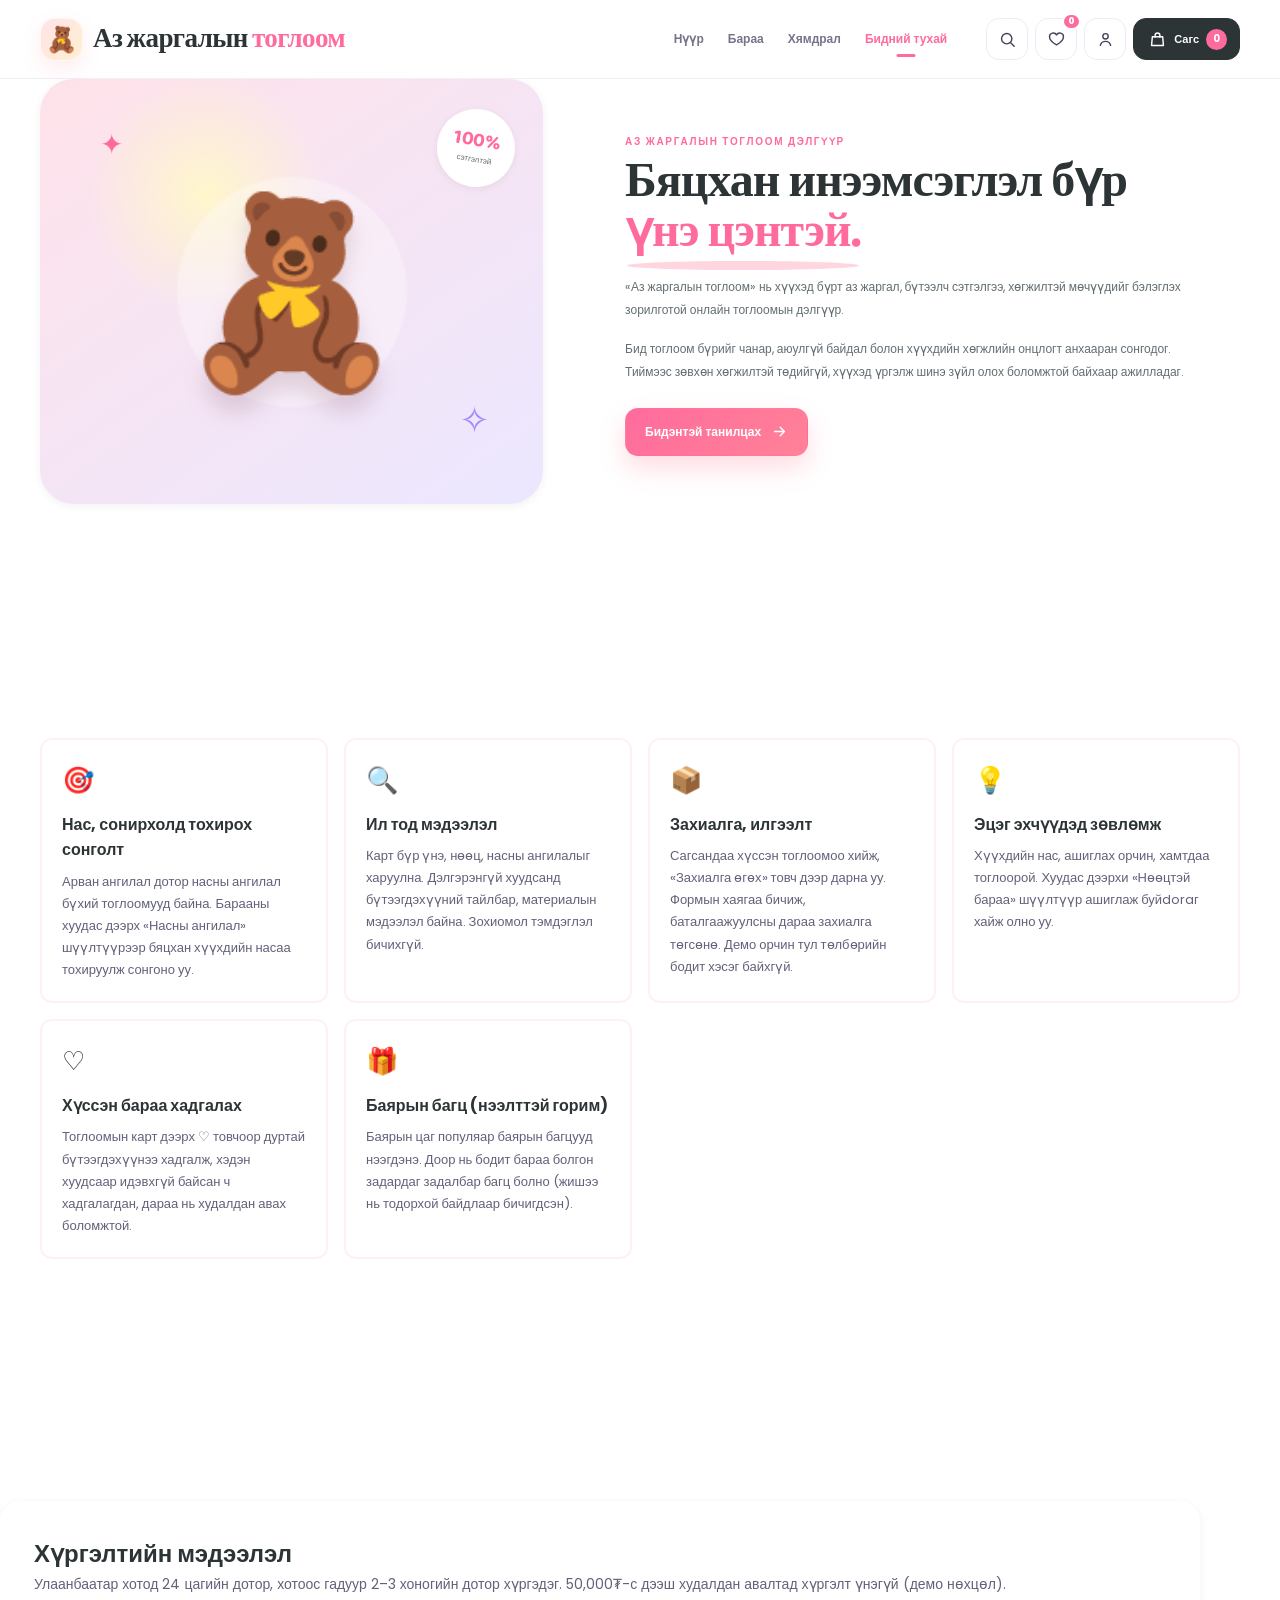
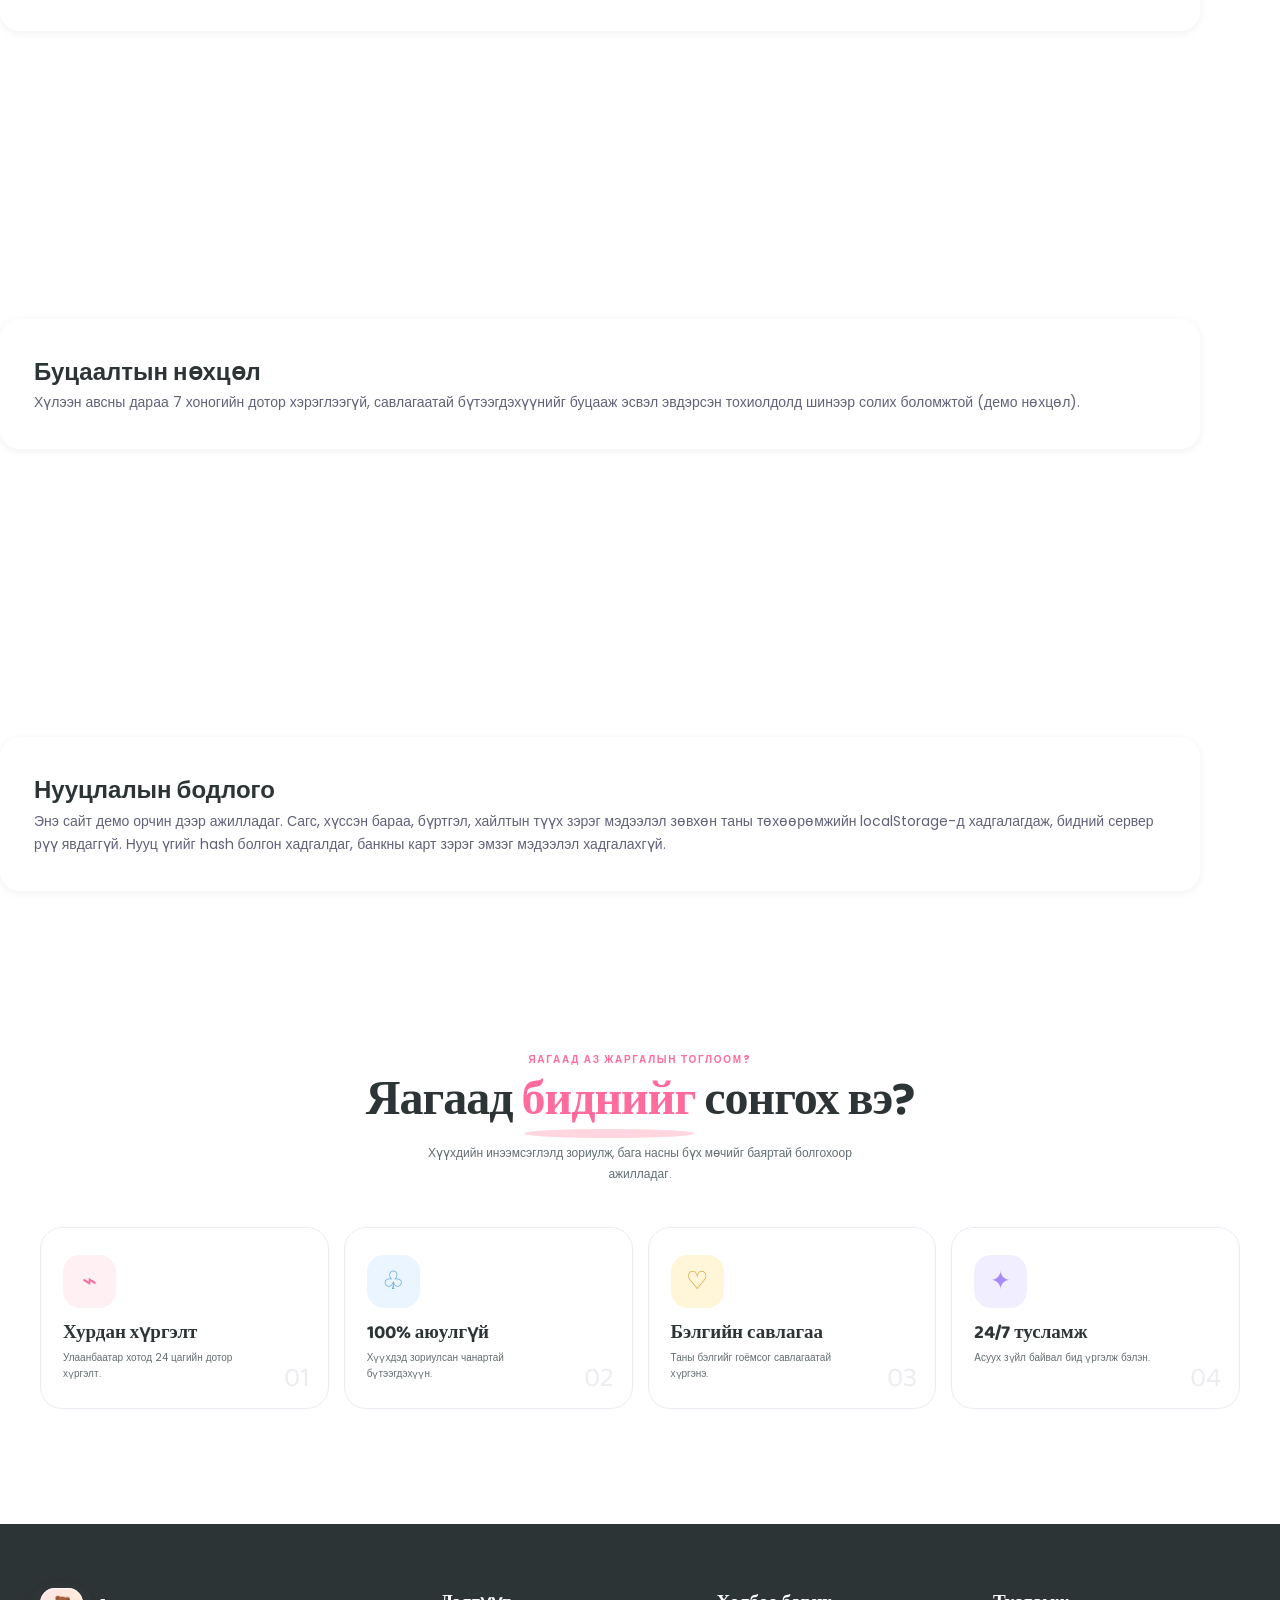
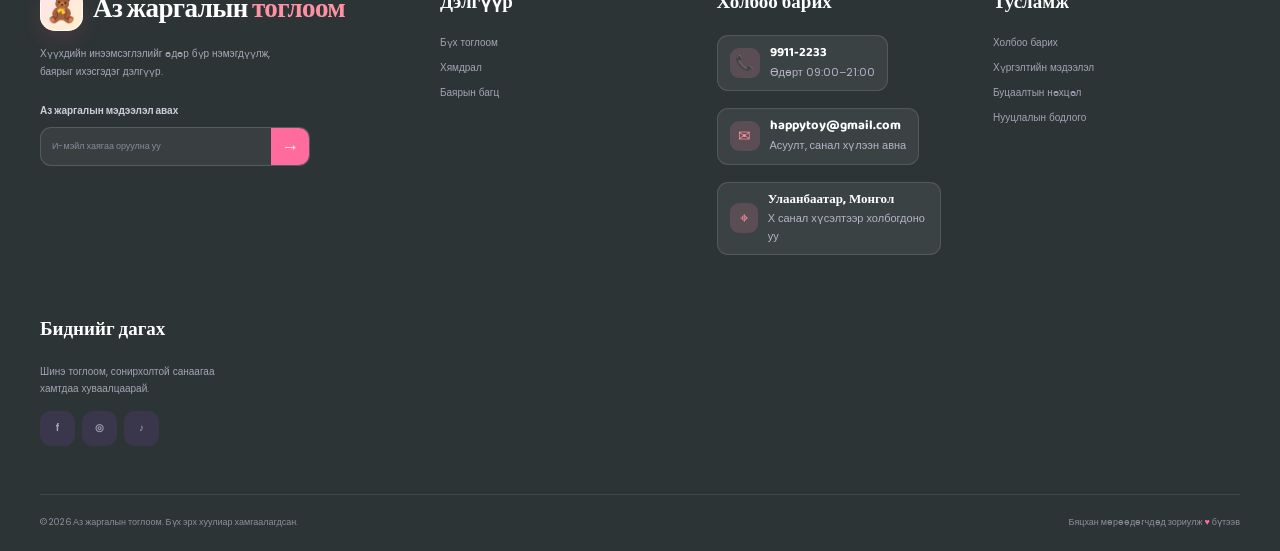
<file: about.html>
<!DOCTYPE html>
<html lang="mn">
<head>
    <meta charset="UTF-8">
    <meta name="viewport" content="width=device-width, initial-scale=1.0">
    <meta name="description" content="Аз жаргалын тоглоом — хүүхдэд аз жаргал, бүтээлч сэтгэлгээ өгөх чанартай тоглоомын онлайн дэлгүүр.">
    <title>Дэлгүүрийн тухай — Аз жаргалын тоглоом</title>

    <link rel="preconnect" href="https://fonts.googleapis.com">
    <link rel="preconnect" href="https://fonts.gstatic.com" crossorigin>
    <link href="https://fonts.googleapis.com/css2?family=Baloo+2:wght@400;500;600;700;800&family=Poppins:wght@400;500;600;700;800&display=swap" rel="stylesheet">


    <link rel="stylesheet" href="style.css">
</head>
<body data-page="about">
<!-- Иконкны sprite -->
    <svg class="svg-sprite" aria-hidden="true" xmlns="http://www.w3.org/2000/svg">
        <symbol id="icon-search" viewBox="0 0 24 24">
            <circle cx="11" cy="11" r="6.5" fill="none" stroke="currentColor" stroke-width="1.8"/>
            <path d="m16 16 4.4 4.4" fill="none" stroke="currentColor" stroke-linecap="round" stroke-width="1.8"/>
        </symbol>
        <symbol id="icon-heart" viewBox="0 0 24 24">
            <path d="M20.8 8.7c0 5-8.8 10-8.8 10s-8.8-5-8.8-10A4.7 4.7 0 0 1 12 6.2a4.7 4.7 0 0 1 8.8 2.5Z" fill="none" stroke="currentColor" stroke-linejoin="round" stroke-width="1.8"/>
        </symbol>
        <symbol id="icon-bag" viewBox="0 0 24 24">
            <path d="M5.5 8.5h13l1 11h-15l1-11Z" fill="none" stroke="currentColor" stroke-linejoin="round" stroke-width="1.8"/>
            <path d="M9 9V6.7a3 3 0 0 1 6 0V9" fill="none" stroke="currentColor" stroke-linecap="round" stroke-width="1.8"/>
        </symbol>
        <symbol id="icon-user" viewBox="0 0 24 24">
            <circle cx="12" cy="8" r="3.4" fill="none" stroke="currentColor" stroke-width="1.8"/>
            <path d="M5.5 19.4a6.7 6.7 0 0 1 13 0" fill="none" stroke="currentColor" stroke-linecap="round" stroke-width="1.8"/>
        </symbol>
        <symbol id="icon-arrow" viewBox="0 0 24 24">
            <path d="M5 12h13M13 6l6 6-6 6" fill="none" stroke="currentColor" stroke-linecap="round" stroke-linejoin="round" stroke-width="1.9"/>
        </symbol>
        <symbol id="icon-chevron" viewBox="0 0 24 24">
            <path d="m7 9 5 5 5-5" fill="none" stroke="currentColor" stroke-linecap="round" stroke-linejoin="round" stroke-width="2"/>
        </symbol>
        <symbol id="icon-close" viewBox="0 0 24 24">
            <path d="m6 6 12 12M18 6 6 18" fill="none" stroke="currentColor" stroke-linecap="round" stroke-width="2"/>
        </symbol>
        <symbol id="icon-menu" viewBox="0 0 24 24">
            <path d="M4 7h16M4 12h16M4 17h16" fill="none" stroke="currentColor" stroke-linecap="round" stroke-width="2"/>
        </symbol>
        <symbol id="icon-spark" viewBox="0 0 24 24">
            <path d="m12 2 1.7 6.3L20 10l-6.3 1.7L12 18l-1.7-6.3L4 10l6.3-1.7L12 2Z" fill="currentColor"/>
        </symbol>
        <symbol id="icon-check" viewBox="0 0 24 24">
            <path d="m5 12 4.5 4.5L19 7" fill="none" stroke="currentColor" stroke-linecap="round" stroke-linejoin="round" stroke-width="2.2"/>
        </symbol>
    </svg>

<header class="site-header" id="siteHeader">
        <div class="container navbar">
            <a href="index.html" class="brand" aria-label="Аз жаргалын тоглоом нүүр хуудас руу буцах">
                <span class="brand-mark">🧸</span>
                <span class="brand-name">Аз жаргалын <strong>тоглоом</strong></span>
            </a>

            <nav class="main-nav" id="mainNav" aria-label="Үндсэн цэс">
                <a href="index.html" class="nav-link" data-nav-page="home">Нүүр</a>
                <a href="products.html" class="nav-link" data-nav-page="products">Бараа</a>
                <a href="sales.html" class="nav-link" data-nav-page="sales">Хямдрал</a>
                <a href="about.html" class="nav-link" data-nav-page="about">Бидний тухай</a>
                
            </nav>

            <div class="nav-actions">
                <button class="icon-button" data-action="open-search" aria-label="Хайх">
                    <svg class="icon"><use href="#icon-search"></use></svg>
                </button>
                <button class="icon-button" data-action="open-wishlist" aria-label="Хүссэн бараа">
                    <svg class="icon"><use href="#icon-heart"></use></svg>
                    <span class="action-count" id="wishlistCount">0</span>
                </button>
                <button class="icon-button account-button" data-action="open-account" aria-label="Бүртгэл ба нэвтрэх" id="accountButton">
                    <svg class="icon"><use href="#icon-user"></use></svg>
                    <span class="account-name" id="accountName" hidden></span>
                    <span class="account-dot" id="accountDot" aria-hidden="true" hidden></span>
                </button>
                <button class="cart-trigger" data-action="open-cart">
                    <svg class="icon"><use href="#icon-bag"></use></svg>
                    <span class="cart-label">Сагс</span>
                    <span class="cart-count" id="cartCount">0</span>
                </button>
                <button class="menu-toggle" data-action="toggle-menu" aria-label="Цэс нээх" aria-expanded="false">
                    <svg class="icon menu-icon"><use href="#icon-menu"></use></svg>
                </button>
            </div>
        </div>
    </header>

    <main><!-- ABOUT -->
        <section class="section about-section" id="about">
            <div class="container about-layout">
                <div class="about-art">
                    <div class="about-blob"></div>
                    <div class="about-bear">🧸</div>
                    <span class="about-star star-a">✦</span><span class="about-star star-b">✧</span><span class="about-star star-c">•</span>
                    <div class="about-sticker"><strong>100%</strong><span>сэтгэлтэй</span></div>
                </div>
                <div class="about-copy">
                    <span class="section-kicker">АЗ ЖАРГАЛЫН ТОГЛООМ ДЭЛГҮҮР</span>
                    <h2>Бяцхан инээмсэглэл бүр <em>үнэ цэнтэй.</em></h2>
                    <p>«Аз жаргалын тоглоом» нь хүүхэд бүрт аз жаргал, бүтээлч сэтгэлгээ, хөгжилтэй мөчүүдийг бэлэглэх зорилготой онлайн тоглоомын дэлгүүр.</p>
                    <p>Бид тоглоом бүрийг чанар, аюулгүй байдал болон хүүхдийн хөгжлийн онцлогт анхааран сонгодог. Тиймээс зөвхөн хөгжилтэй төдийгүй, хүүхэд үргэлж шинэ зүйл олох боломжтой байхаар ажилладаг.</p>
                    <a href="contact.html" class="button button-primary">Бидэнтэй танилцах <svg class="icon"><use href="#icon-arrow"></use></svg></a>
                </div>
            </div>
        </section>

        
        
        <!-- Хэрэв бид яаж тусалдаг тухай зөвлөмжүүд -->
        <section class="section about-help-section">
            <div class="container">
                <div class="about-grid">
                    <div class="about-card"><span class="about-card-icon">🎯</span><h3>Нас, сонирхолд тохирох сонголт</h3><p>Арван ангилал дотор насны ангилал бүхий тоглоомууд байна. Барааны хуудас дээрх «Насны ангилал» шүүлтүүрээр бяцхан хүүхдийн насаа тохируулж сонгоно уу.</p></div>
                    <div class="about-card"><span class="about-card-icon">🔍</span><h3>Ил тод мэдээлэл</h3><p>Карт бүр үнэ, нөөц, насны ангилалыг харуулна. Дэлгэрэнгүй хуудсанд бүтээгдэхүүний тайлбар, материалын мэдээлэл байна. Зохиомол тэмдэглэл бичихгүй.</p></div>
                    <div class="about-card"><span class="about-card-icon">📦</span><h3>Захиалга, илгээлт</h3><p>Сагсандаа хүссэн тоглоомоо хийж, «Захиалга өгөх» товч дээр дарна уу. Формын хаягаа бичиж, баталгаажуулсны дараа захиалга төгсөнө. Демо орчин тул төлбөрийн бодит хэсэг байхгүй.</p></div>
                    <div class="about-card"><span class="about-card-icon">💡</span><h3>Эцэг эхчүүдэд зөвлөмж</h3><p>Хүүхдийн нас, ашиглах орчин, хамтдаа тоглоорой. Хуудас дээрхи «Нөөцтэй бараа» шүүлтүүр ашиглаж буйdoraг хайж олно уу.</p></div>
                    <div class="about-card"><span class="about-card-icon">♡</span><h3>Хүссэн бараа хадгалах</h3><p>Тоглоомын карт дээрх ♡ товчоор дуртай бүтээгдэхүүнээ хадгалж, хэдэн хуудсаар идэвхгүй байсан ч хадгалагдан, дараа нь худалдан авах боломжтой.</p></div>
                    <div class="about-card"><span class="about-card-icon">🎁</span><h3>Баярын багц (нээлттэй горим)</h3><p>Баярын цаг популяар баярын багцууд нээгдэнэ. Доор нь бодит бараа болгон задардаг задалбар багц болно (жишээ нь тодорхой байдлаар бичигдсэн).</p></div>
                </div>
            </div>
        </section>
<section class="section info-section" id="shipping">
            <div class="container page-panel">
                <h2>Хүргэлтийн мэдээлэл</h2>
                <p>Улаанбаатар хотод 24 цагийн дотор, хотоос гадуур 2–3 хоногийн дотор хүргэдэг. 50,000₮-с дээш худалдан авалтад хүргэлт үнэгүй (демо нөхцөл).</p>
            </div>
        </section>
        <section class="section info-section" id="returns">
            <div class="container page-panel">
                <h2>Буцаалтын нөхцөл</h2>
                <p>Хүлээн авсны дараа 7 хоногийн дотор хэрэглээгүй, савлагаатай бүтээгдэхүүнийг буцааж эсвэл эвдэрсэн тохиолдолд шинээр солих боломжтой (демо нөхцөл).</p>
            </div>
        </section>
        <section class="section info-section" id="privacy">
            <div class="container page-panel">
                <h2>Нууцлалын бодлого</h2>
                <p>Энэ сайт демо орчин дээр ажилладаг. Сагс, хүссэн бараа, бүртгэл, хайлтын түүх зэрэг мэдээлэл зөвхөн таны төхөөрөмжийн localStorage-д хадгалагдаж, бидний сервер рүү явдаггүй. Нууц үгийг hash болгон хадгалдаг, банкны карт зэрэг эмзэг мэдээлэл хадгалахгүй.</p>
            </div>
        </section>
<!-- BENEFITS -->
        <section class="section benefits-section">
            <div class="container">
                <div class="center-heading"><span class="section-kicker">ЯАГААД АЗ ЖАРГАЛЫН ТОГЛООМ?</span><h2>Яагаад <em>биднийг</em> сонгох вэ?</h2><p>Хүүхдийн инээмсэглэлд зориулж, бага насны бүх мөчийг баяртай болгохоор ажилладаг.</p></div>
                <div class="benefits-grid">
                    <article class="benefit-card"><span class="benefit-icon">⌁</span><h3>Хурдан хүргэлт</h3><p>Улаанбаатар хотод 24 цагийн дотор хүргэлт.</p><span class="benefit-index">01</span></article>
                    <article class="benefit-card"><span class="benefit-icon">♧</span><h3>100% аюулгүй</h3><p>Хүүхдэд зориулсан чанартай бүтээгдэхүүн.</p><span class="benefit-index">02</span></article>
                    <article class="benefit-card"><span class="benefit-icon">♡</span><h3>Бэлгийн савлагаа</h3><p>Таны бэлгийг гоёмсог савлагаатай хүргэнэ.</p><span class="benefit-index">03</span></article>
                    <article class="benefit-card"><span class="benefit-icon">✦</span><h3>24/7 тусламж</h3><p>Асуух зүйл байвал бид үргэлж бэлэн.</p><span class="benefit-index">04</span></article>
                </div>
            </div>
        </section>

        </main>

<footer class="site-footer">
        <div class="container footer-top">
            <div class="footer-brand"><a href="index.html" class="brand brand-footer"><span class="brand-mark">🧸</span><span class="brand-name">Аз жаргалын <strong>тоглоом</strong></span></a><p>Хүүхдийн инээмсэглэлийг өдөр бүр нэмэгдүүлж, баярыг ихэсгэдэг дэлгүүр.</p><div class="newsletter"><label for="emailInput">Аз жаргалын мэдээлэл авах</label><div><input id="emailInput" type="email" placeholder="И-мэйл хаягаа оруулна уу"><button data-action="subscribe" aria-label="Мэдээлэл авах">→</button></div></div></div>
            <div class="footer-column"><h3>Дэлгүүр</h3><a href="products.html">Бүх тоглоом</a><a href="sales.html">Хямдрал</a><a href="gift-bundles.html">Баярын багц</a></div>
            <div class="footer-column footer-contact"><h3>Холбоо барих</h3><a class="contact-item" href="tel:99112233"><span>📞</span><div><strong>9911-2233</strong><small>Өдөрт 09:00–21:00</small></div></a><a class="contact-item" href="mailto:happytoy@gmail.com"><span>✉</span><div><strong>happytoy@gmail.com</strong><small>Асуулт, санал хүлээн авна</small></div></a><a class="contact-item" href="contact.html"><span>⌖</span><div><strong>Улаанбаатар, Монгол</strong><small>Х санал хүсэлтээр холбогдоно уу</small></div></a></div><div class="footer-column"><h3>Тусламж</h3><a href="contact.html">Холбоо барих</a><a href="about.html#shipping">Хүргэлтийн мэдээлэл</a><a href="about.html#returns">Буцаалтын нөхцөл</a><a href="about.html#privacy">Нууцлалын бодлого</a></div>
            <div class="footer-column"><h3>Биднийг дагах</h3><p class="footer-small">Шинэ тоглоом, сонирхолтой санаагаа хамтдаа хуваалцаарай.</p><div class="socials"><a href="https://www.facebook.com/" aria-label="Facebook">f</a><a href="https://www.instagram.com/" aria-label="Instagram">◎</a><a href="https://www.tiktok.com/" aria-label="TikTok">♪</a></div></div>
        </div>
        <div class="container footer-bottom"><p>© <span id="currentYear"></span> Аз жаргалын тоглоом. Бүх эрх хуулиар хамгаалагдсан.</p><span>Бяцхан мөрөөдөгчдөд зориулж <b>♥</b> бүтээв</span></div>
    </footer>

<!-- Overlay -->
    <div class="page-overlay" id="pageOverlay" data-action="close-panels"></div>

    <!-- Search modal -->
    <div class="search-modal" id="searchModal" role="dialog" aria-modal="true" aria-labelledby="searchTitle" aria-hidden="true">
        <div class="search-modal-card">
            <button class="modal-close" data-action="close-search" aria-label="Хайх цонхыг хаах"><svg class="icon"><use href="#icon-close"></use></svg></button>
            <span class="modal-kicker">ХАЙЛТ</span>
            <h2 id="searchTitle">Юу хайж байна?</h2>
            <form class="modal-search-form" id="searchForm"><svg class="icon"><use href="#icon-search"></use></svg><input id="modalSearchInput" type="search" placeholder="Жишээ: машин, чихмэл, бамбуруш..." autocomplete="off"><button type="submit">Хайх <svg class="icon"><use href="#icon-arrow"></use></svg></button></form>
            <div class="search-suggest" id="modalSuggest" role="listbox" hidden></div>
            <div class="search-suggestions"><span>Хурдан хайлт:</span><button data-search-value="чихмэл">чихмэл</button><button data-search-value="машин">машин</button><button data-search-value="бамбуруш">бамбуруш</button><button data-search-value="хүүхэлдэй">хүүхэлдэй</button></div>
        </div>
    </div>

    <!-- Cart drawer -->
    <aside class="drawer cart-drawer" id="cartDrawer" aria-label="Таны сагс" aria-hidden="true">
        <div class="drawer-header"><div><span class="drawer-kicker">АЗ ЖАРГАЛЫН ТОГЛООМ</span><h2>Таны сагс <span id="drawerCartCount">(<span id="cartQuantityInline">0</span>)</span></h2></div><button class="modal-close" data-action="close-cart" aria-label="Сагс хаах"><svg class="icon"><use href="#icon-close"></use></svg></button></div>
        <div class="drawer-items" id="cartItems"></div>
        <div class="drawer-footer" id="cartFooter">
            <div class="cart-summary"><span>Нийт</span><strong id="cartTotal">0₮</strong></div>
            <div class="shipping-promo" id="drawerShippingPromo"></div>
            <button class="button button-primary checkout-button" data-action="checkout">Захиалга өгөх <svg class="icon"><use href="#icon-arrow"></use></svg></button>
        </div>
    </aside>

    <!-- Wishlist drawer -->
    <aside class="drawer wishlist-drawer" id="wishlistDrawer" aria-label="Хүссэн бараа" aria-hidden="true">
        <div class="drawer-header"><div><span class="drawer-kicker">ТАНЫ ХАДГАЛСАН</span><h2>Хүссэн бараа <span class="drawer-count" id="wishlistCountInline">(0)</span></h2></div><button class="modal-close" data-action="close-wishlist" aria-label="Хүссэн бараа хаах"><svg class="icon"><use href="#icon-close"></use></svg></button></div>
        <div class="drawer-items" id="wishlistItems"></div>
        <div class="drawer-footer"><button class="button button-primary" data-action="go-products">Бүх тоглоом үзэх <svg class="icon"><use href="#icon-arrow"></use></svg></button></div>
    </aside>

    <!-- Checkout modal -->
    <div class="checkout-modal" id="checkoutModal" role="dialog" aria-modal="true" aria-labelledby="checkoutTitle" aria-hidden="true">
        <div class="checkout-card is-wide">
            <button class="modal-close" data-action="close-checkout" aria-label="Захиалгын цонхыг хаах"><svg class="icon"><use href="#icon-close"></use></svg></button>
            <div class="checkout-success-mark"><svg class="icon"><use href="#icon-spark"></use></svg></div>
            <span class="modal-kicker">СҮҮЛИЙН АЛХАМ</span><h2 id="checkoutTitle">Захиалгаа баталгаажуулъя</h2><p>Хүргэлтийн мэдээллийг бөглөсний дараа бид тун удалгүй тантай холбогдоно.</p>
            <form id="checkoutForm" class="checkout-form" novalidate>
                <div class="checkout-options" id="checkoutOptions">
                    <div class="option-group">
                        <span class="option-group-title">Хүргэлтийн сонголт</span>
                        <div class="option-cards" id="checkoutDelivery" role="radiogroup" aria-label="Хүргэлтийн сонголт">
                            <label class="option-card"><input type="radio" name="checkoutDelivery" value="delivery" checked><span class="option-icon" aria-hidden="true">🚚</span><b>Гэрт хүргүүлэх</b><small>Хаягаа болон хүргэлтийн тайлбараа оруулна</small></label>
                            <label class="option-card"><input type="radio" name="checkoutDelivery" value="pickup"><span class="option-icon" aria-hidden="true">🏬</span><b>Өөрөө очиж авах</b><small>Дэлгүүрийн цэгээс (Улаанбаатар) авна · хүргэлтийн төлбөргүй</small></label>
                        </div>
                    </div>
                    <div class="option-group">
                        <span class="option-group-title">Төлбөрийн арга</span>
                        <div class="option-cards" id="checkoutPayment" role="radiogroup" aria-label="Төлбөрийн арга">
                            <label class="option-card"><input type="radio" name="checkoutPayment" value="card" checked><span class="option-icon" aria-hidden="true">💳</span><b>Банкны карт</b><small>Картын төлбөр — демо сонголт</small></label>
                            <label class="option-card"><input type="radio" name="checkoutPayment" value="qpay"><span class="option-icon" aria-hidden="true">📱</span><b>QPay</b><small>QR төлбөр — демо сонголт</small></label>
                        </div>
                        <small class="option-note" id="checkoutPaymentNote"></small>
                    </div>
                </div>
                <div class="checkout-grid">
                    <div class="form-field"><label for="checkoutName">Хүлээн авагчийн бүтэн нэр</label><input id="checkoutName" type="text" placeholder="Нэр оруулна уу" autocomplete="name" required><small class="field-error" data-error-for="checkoutName"></small></div>
                    <div class="form-field"><label for="checkoutPhone">Холбоо барих утас</label><input id="checkoutPhone" type="tel" placeholder="9911-2233" autocomplete="tel" required><small class="field-error" data-error-for="checkoutPhone"></small></div>
                </div>
                <div class="checkout-grid" id="checkoutAddressFields">
                    <div class="form-field"><label for="checkoutCity">Хот, аймаг</label><input id="checkoutCity" type="text" list="cityList" placeholder="Улаанбаатар" required><small class="field-error" data-error-for="checkoutCity"></small></div>
                    <div class="form-field"><label for="checkoutDistrict">Дүүрэг, сум</label><input id="checkoutDistrict" type="text" list="districtList" placeholder="Баянзүрх" required><small class="field-error" data-error-for="checkoutDistrict"></small></div>
                    <div class="form-field"><label for="checkoutKhoroo">Хороо, баг</label><input id="checkoutKhoroo" type="text" placeholder="Хороо 12 (шаардлагагүй бол хөнгөн)"></div>
                    <div class="form-field"><label for="checkoutStreet">Гудамж, байрны дугаар</label><input id="checkoutStreet" type="text" placeholder="Сөүлийн гудамж 9, Б байр" required><small class="field-error" data-error-for="checkoutStreet"></small></div>
                    <div class="form-field"><label for="checkoutExtra">Орц, давхар, хаалга</label><input id="checkoutExtra" type="text" placeholder="Хаалга 2, 5 давхар (шаардлагагүй)"></div>
                    <div class="form-field form-message"><label for="checkoutNote">Хүргэлтийн заавар</label><textarea id="checkoutNote" rows="2" placeholder="Авах, ажиллах хугацаа, онцгой байдал болон заавар..."></textarea></div>
                </div>
                <div class="pickup-card" id="checkoutPickupWrap" hidden>
                    <b>🏬 Өөрөө очиж авах цэг</b>
                    <p>Дэлгүүрийн цэг: Улаанбаатар, Монгол · Утас: 9911-2233. Авах цэгийн нарийвчилсан хаягийг захиалга баталгаажуулахад 9911-2233 дугаараар бид танд илгээнэ.</p>
                </div>
                <div class="form-check" id="checkoutSaveWrap"><input type="checkbox" id="checkoutSaveAddress" checked><label for="checkoutSaveAddress">Энэ хаягийг профайлд хадгалах</label></div>
                <div class="checkout-summary" id="checkoutSummary">
                    <div class="summary-row"><span>Төлбөрийн арга</span><b id="checkoutSummaryPayment">Банкны карт (демо төлбөр)</b></div>
                    <div class="summary-row"><span>Хүргэлт</span><b id="checkoutSummaryDelivery">Гэрт хүргүүлэх</b></div>
                    <div class="summary-row"><span>Барааны дүн</span><b id="checkoutSubtotal">0₮</b></div>
                    <div class="summary-row"><span>Хүргэлтийн төлбөр</span><b id="checkoutShippingFee">Үнэгүй</b></div>
                    <div class="order-total-line" id="checkoutTotalLine"><span id="checkoutItemHint">Нийт дүн</span><strong id="checkoutTotal">0₮</strong></div></div>
                
                <button class="button button-primary" type="submit" id="checkoutSubmit">Захиалгыг баталгаажуулах <svg class="icon"><use href="#icon-check"></use></svg></button>
            </form>
            <small class="secure-note"><span>♧</span> Энэ нь демо захиалгын форм бөгөөд төлбөр авахгүй.</small>
        </div>
        <datalist id="cityList">
            <option value="Улаанбаатар"></option><option value="Орхон"></option><option value="Дархан-Уул"></option><option value="Сэлэнгэ"></option><option value="Төв"></option><option value="Хөвсгөл"></option><option value="Булган"></option><option value="Хэнтий"></option><option value="Дорноговь"></option><option value="Дундговь"></option><option value="Өвөрхангай"></option><option value="Увс"></option><option value="Завхан"></option><option value="Архангай"></option><option value="Баянхонгор"></option><option value="Баян-Өлгий"></option><option value="Говь-Алтай"></option><option value="Ховд"></option>
        </datalist>
        <datalist id="districtList">
            <option value="Баянзүрх"></option><option value="Сүхбаатар"></option><option value="Хан-Уул"></option><option value="Баянгол"></option><option value="Чингэлтэй"></option><option value="Сонгинохайрхан"></option><option value="Багануур"></option><option value="Багахангай"></option><option value="Налаих"></option>
        </datalist>
    </div>

    <!-- Success modal -->
    <div class="success-modal" id="successModal" role="dialog" aria-modal="true" aria-hidden="true"><div class="success-card"><div class="success-icon">✓</div><span class="modal-kicker">БАЯР ХҮРГЭЖ БАЙНА!</span><h2>Захиалга хүлээн авлаа!</h2><p id="successMessage">Таны захиалгыг хүлээн авлаа. Ажилтнууд бид тун удалгүй тантай холбогдоно.</p><button class="button button-primary" data-action="close-success">Үргэлжлүүлэх <svg class="icon"><use href="#icon-arrow"></use></svg></button></div></div>

    <div class="toast" id="toast" role="status" aria-live="polite"><span class="toast-icon">✓</span><span id="toastMessage">Амжилттай</span></div>
    <button class="back-to-top" id="backToTop" aria-label="Хуудасны дээд хэсэгт буцах">↑</button>

    <noscript><div class="noscript-message">Энэ дэлгүүрийг ашиглахын тулд JavaScript-ийг идэвхжүүлнэ үү.</div></noscript>
        <noscript><div class="noscript-message">Энэ дэлгүүрийг ашиглахын тулд JavaScript-ийг идэвхжүүлнэ үү.</div></noscript>
    <script src="script.js"></script>
</body>
</html>
</file>
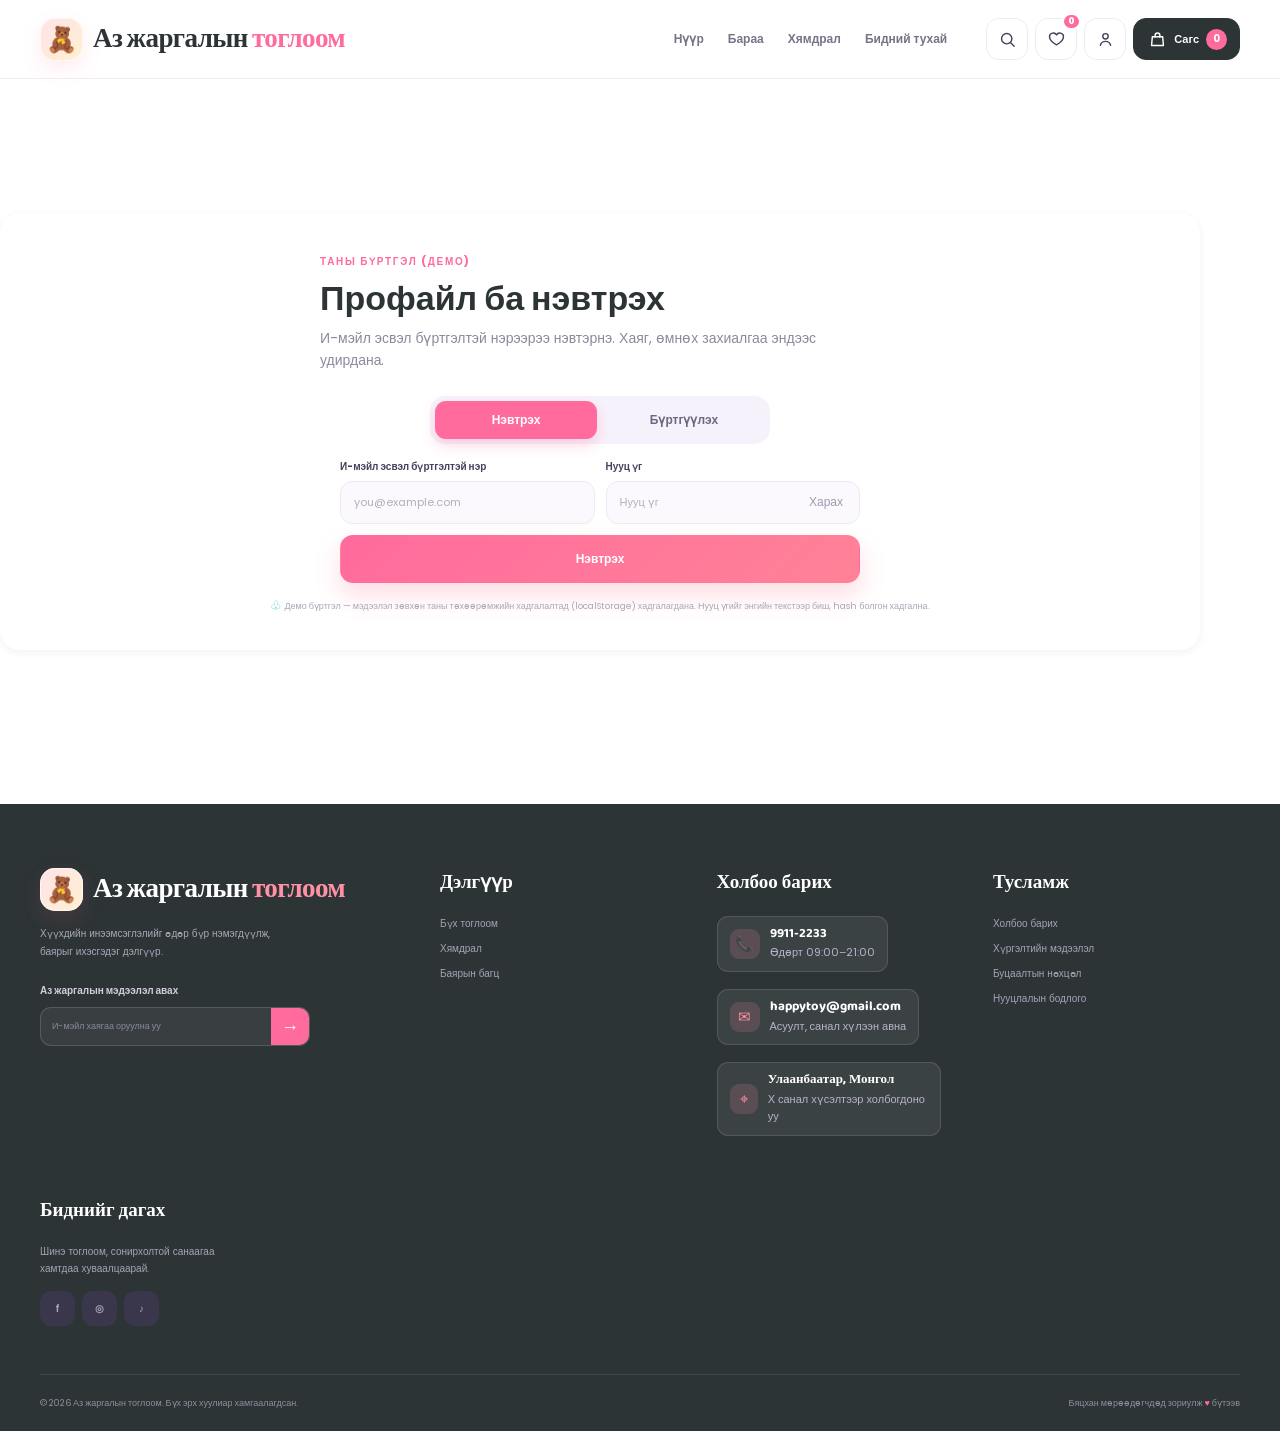
<file: account.html>
<!DOCTYPE html>
<html lang="mn">
<head>
    <meta charset="UTF-8">
    <meta name="viewport" content="width=device-width, initial-scale=1.0">
    <meta name="description" content="Нэвтрэх, бүртгүүлэх, хүргэлтийн хаяг болон өмнөх захиалгууд.">
    <title>Профайл — Аз жаргалын тоглоом</title>

    <link rel="preconnect" href="https://fonts.googleapis.com">
    <link rel="preconnect" href="https://fonts.gstatic.com" crossorigin>
    <link href="https://fonts.googleapis.com/css2?family=Baloo+2:wght@400;500;600;700;800&family=Poppins:wght@400;500;600;700;800&display=swap" rel="stylesheet">


    <link rel="stylesheet" href="style.css">
</head>
<body data-page="account">
<!-- Иконкны sprite -->
    <svg class="svg-sprite" aria-hidden="true" xmlns="http://www.w3.org/2000/svg">
        <symbol id="icon-search" viewBox="0 0 24 24">
            <circle cx="11" cy="11" r="6.5" fill="none" stroke="currentColor" stroke-width="1.8"/>
            <path d="m16 16 4.4 4.4" fill="none" stroke="currentColor" stroke-linecap="round" stroke-width="1.8"/>
        </symbol>
        <symbol id="icon-heart" viewBox="0 0 24 24">
            <path d="M20.8 8.7c0 5-8.8 10-8.8 10s-8.8-5-8.8-10A4.7 4.7 0 0 1 12 6.2a4.7 4.7 0 0 1 8.8 2.5Z" fill="none" stroke="currentColor" stroke-linejoin="round" stroke-width="1.8"/>
        </symbol>
        <symbol id="icon-bag" viewBox="0 0 24 24">
            <path d="M5.5 8.5h13l1 11h-15l1-11Z" fill="none" stroke="currentColor" stroke-linejoin="round" stroke-width="1.8"/>
            <path d="M9 9V6.7a3 3 0 0 1 6 0V9" fill="none" stroke="currentColor" stroke-linecap="round" stroke-width="1.8"/>
        </symbol>
        <symbol id="icon-user" viewBox="0 0 24 24">
            <circle cx="12" cy="8" r="3.4" fill="none" stroke="currentColor" stroke-width="1.8"/>
            <path d="M5.5 19.4a6.7 6.7 0 0 1 13 0" fill="none" stroke="currentColor" stroke-linecap="round" stroke-width="1.8"/>
        </symbol>
        <symbol id="icon-arrow" viewBox="0 0 24 24">
            <path d="M5 12h13M13 6l6 6-6 6" fill="none" stroke="currentColor" stroke-linecap="round" stroke-linejoin="round" stroke-width="1.9"/>
        </symbol>
        <symbol id="icon-chevron" viewBox="0 0 24 24">
            <path d="m7 9 5 5 5-5" fill="none" stroke="currentColor" stroke-linecap="round" stroke-linejoin="round" stroke-width="2"/>
        </symbol>
        <symbol id="icon-close" viewBox="0 0 24 24">
            <path d="m6 6 12 12M18 6 6 18" fill="none" stroke="currentColor" stroke-linecap="round" stroke-width="2"/>
        </symbol>
        <symbol id="icon-menu" viewBox="0 0 24 24">
            <path d="M4 7h16M4 12h16M4 17h16" fill="none" stroke="currentColor" stroke-linecap="round" stroke-width="2"/>
        </symbol>
        <symbol id="icon-spark" viewBox="0 0 24 24">
            <path d="m12 2 1.7 6.3L20 10l-6.3 1.7L12 18l-1.7-6.3L4 10l6.3-1.7L12 2Z" fill="currentColor"/>
        </symbol>
        <symbol id="icon-check" viewBox="0 0 24 24">
            <path d="m5 12 4.5 4.5L19 7" fill="none" stroke="currentColor" stroke-linecap="round" stroke-linejoin="round" stroke-width="2.2"/>
        </symbol>
    </svg>

<header class="site-header" id="siteHeader">
        <div class="container navbar">
            <a href="index.html" class="brand" aria-label="Аз жаргалын тоглоом нүүр хуудас руу буцах">
                <span class="brand-mark">🧸</span>
                <span class="brand-name">Аз жаргалын <strong>тоглоом</strong></span>
            </a>

            <nav class="main-nav" id="mainNav" aria-label="Үндсэн цэс">
                <a href="index.html" class="nav-link" data-nav-page="home">Нүүр</a>
                <a href="products.html" class="nav-link" data-nav-page="products">Бараа</a>
                <a href="sales.html" class="nav-link" data-nav-page="sales">Хямдрал</a>
                <a href="about.html" class="nav-link" data-nav-page="about">Бидний тухай</a>
                
            </nav>

            <div class="nav-actions">
                <button class="icon-button" data-action="open-search" aria-label="Хайх">
                    <svg class="icon"><use href="#icon-search"></use></svg>
                </button>
                <button class="icon-button" data-action="open-wishlist" aria-label="Хүссэн бараа">
                    <svg class="icon"><use href="#icon-heart"></use></svg>
                    <span class="action-count" id="wishlistCount">0</span>
                </button>
                <button class="icon-button account-button" data-action="open-account" aria-label="Бүртгэл ба нэвтрэх" id="accountButton">
                    <svg class="icon"><use href="#icon-user"></use></svg>
                    <span class="account-name" id="accountName" hidden></span>
                    <span class="account-dot" id="accountDot" aria-hidden="true" hidden></span>
                </button>
                <button class="cart-trigger" data-action="open-cart">
                    <svg class="icon"><use href="#icon-bag"></use></svg>
                    <span class="cart-label">Сагс</span>
                    <span class="cart-count" id="cartCount">0</span>
                </button>
                <button class="menu-toggle" data-action="toggle-menu" aria-label="Цэс нээх" aria-expanded="false">
                    <svg class="icon menu-icon"><use href="#icon-menu"></use></svg>
                </button>
            </div>
        </div>
    </header>

    <main>
        <section class="section account-page-section">
            <div class="container page-panel account-page">
                <div class="page-heading"><span class="section-kicker">ТАНЫ БҮРТГЭЛ (ДЕМО)</span><h2>Профайл ба нэвтрэх</h2><p>И-мэйл эсвэл бүртгэлтэй нэрээрээ нэвтэрнэ. Хаяг, өмнөх захиалгаа эндээс удирдана.</p></div>
                <div id="accountPageBody"></div>
                <small class="secure-note"><span>♧</span> Демо бүртгэл — мэдээлэл зөвхөн таны төхөөрөмжийн хадгалалтад (localStorage) хадгалагдана. Нууц үгийг энгийн текстээр биш, hash болгон хадгална.</small>
            </div>
        </section>
</main>

<footer class="site-footer">
        <div class="container footer-top">
            <div class="footer-brand"><a href="index.html" class="brand brand-footer"><span class="brand-mark">🧸</span><span class="brand-name">Аз жаргалын <strong>тоглоом</strong></span></a><p>Хүүхдийн инээмсэглэлийг өдөр бүр нэмэгдүүлж, баярыг ихэсгэдэг дэлгүүр.</p><div class="newsletter"><label for="emailInput">Аз жаргалын мэдээлэл авах</label><div><input id="emailInput" type="email" placeholder="И-мэйл хаягаа оруулна уу"><button data-action="subscribe" aria-label="Мэдээлэл авах">→</button></div></div></div>
            <div class="footer-column"><h3>Дэлгүүр</h3><a href="products.html">Бүх тоглоом</a><a href="sales.html">Хямдрал</a><a href="gift-bundles.html">Баярын багц</a></div>
            <div class="footer-column footer-contact"><h3>Холбоо барих</h3><a class="contact-item" href="tel:99112233"><span>📞</span><div><strong>9911-2233</strong><small>Өдөрт 09:00–21:00</small></div></a><a class="contact-item" href="mailto:happytoy@gmail.com"><span>✉</span><div><strong>happytoy@gmail.com</strong><small>Асуулт, санал хүлээн авна</small></div></a><a class="contact-item" href="contact.html"><span>⌖</span><div><strong>Улаанбаатар, Монгол</strong><small>Х санал хүсэлтээр холбогдоно уу</small></div></a></div><div class="footer-column"><h3>Тусламж</h3><a href="contact.html">Холбоо барих</a><a href="about.html#shipping">Хүргэлтийн мэдээлэл</a><a href="about.html#returns">Буцаалтын нөхцөл</a><a href="about.html#privacy">Нууцлалын бодлого</a></div>
            <div class="footer-column"><h3>Биднийг дагах</h3><p class="footer-small">Шинэ тоглоом, сонирхолтой санаагаа хамтдаа хуваалцаарай.</p><div class="socials"><a href="https://www.facebook.com/" aria-label="Facebook">f</a><a href="https://www.instagram.com/" aria-label="Instagram">◎</a><a href="https://www.tiktok.com/" aria-label="TikTok">♪</a></div></div>
        </div>
        <div class="container footer-bottom"><p>© <span id="currentYear"></span> Аз жаргалын тоглоом. Бүх эрх хуулиар хамгаалагдсан.</p><span>Бяцхан мөрөөдөгчдөд зориулж <b>♥</b> бүтээв</span></div>
    </footer>

<!-- Overlay -->
    <div class="page-overlay" id="pageOverlay" data-action="close-panels"></div>

    <!-- Search modal -->
    <div class="search-modal" id="searchModal" role="dialog" aria-modal="true" aria-labelledby="searchTitle" aria-hidden="true">
        <div class="search-modal-card">
            <button class="modal-close" data-action="close-search" aria-label="Хайх цонхыг хаах"><svg class="icon"><use href="#icon-close"></use></svg></button>
            <span class="modal-kicker">ХАЙЛТ</span>
            <h2 id="searchTitle">Юу хайж байна?</h2>
            <form class="modal-search-form" id="searchForm"><svg class="icon"><use href="#icon-search"></use></svg><input id="modalSearchInput" type="search" placeholder="Жишээ: машин, чихмэл, бамбуруш..." autocomplete="off"><button type="submit">Хайх <svg class="icon"><use href="#icon-arrow"></use></svg></button></form>
            <div class="search-suggest" id="modalSuggest" role="listbox" hidden></div>
            <div class="search-suggestions"><span>Хурдан хайлт:</span><button data-search-value="чихмэл">чихмэл</button><button data-search-value="машин">машин</button><button data-search-value="бамбуруш">бамбуруш</button><button data-search-value="хүүхэлдэй">хүүхэлдэй</button></div>
        </div>
    </div>

    <!-- Cart drawer -->
    <aside class="drawer cart-drawer" id="cartDrawer" aria-label="Таны сагс" aria-hidden="true">
        <div class="drawer-header"><div><span class="drawer-kicker">АЗ ЖАРГАЛЫН ТОГЛООМ</span><h2>Таны сагс <span id="drawerCartCount">(<span id="cartQuantityInline">0</span>)</span></h2></div><button class="modal-close" data-action="close-cart" aria-label="Сагс хаах"><svg class="icon"><use href="#icon-close"></use></svg></button></div>
        <div class="drawer-items" id="cartItems"></div>
        <div class="drawer-footer" id="cartFooter">
            <div class="cart-summary"><span>Нийт</span><strong id="cartTotal">0₮</strong></div>
            <div class="shipping-promo" id="drawerShippingPromo"></div>
            <button class="button button-primary checkout-button" data-action="checkout">Захиалга өгөх <svg class="icon"><use href="#icon-arrow"></use></svg></button>
        </div>
    </aside>

    <!-- Wishlist drawer -->
    <aside class="drawer wishlist-drawer" id="wishlistDrawer" aria-label="Хүссэн бараа" aria-hidden="true">
        <div class="drawer-header"><div><span class="drawer-kicker">ТАНЫ ХАДГАЛСАН</span><h2>Хүссэн бараа <span class="drawer-count" id="wishlistCountInline">(0)</span></h2></div><button class="modal-close" data-action="close-wishlist" aria-label="Хүссэн бараа хаах"><svg class="icon"><use href="#icon-close"></use></svg></button></div>
        <div class="drawer-items" id="wishlistItems"></div>
        <div class="drawer-footer"><button class="button button-primary" data-action="go-products">Бүх тоглоом үзэх <svg class="icon"><use href="#icon-arrow"></use></svg></button></div>
    </aside>

    <!-- Checkout modal -->
    <div class="checkout-modal" id="checkoutModal" role="dialog" aria-modal="true" aria-labelledby="checkoutTitle" aria-hidden="true">
        <div class="checkout-card is-wide">
            <button class="modal-close" data-action="close-checkout" aria-label="Захиалгын цонхыг хаах"><svg class="icon"><use href="#icon-close"></use></svg></button>
            <div class="checkout-success-mark"><svg class="icon"><use href="#icon-spark"></use></svg></div>
            <span class="modal-kicker">СҮҮЛИЙН АЛХАМ</span><h2 id="checkoutTitle">Захиалгаа баталгаажуулъя</h2><p>Хүргэлтийн мэдээллийг бөглөсний дараа бид тун удалгүй тантай холбогдоно.</p>
            <form id="checkoutForm" class="checkout-form" novalidate>
                <div class="checkout-options" id="checkoutOptions">
                    <div class="option-group">
                        <span class="option-group-title">Хүргэлтийн сонголт</span>
                        <div class="option-cards" id="checkoutDelivery" role="radiogroup" aria-label="Хүргэлтийн сонголт">
                            <label class="option-card"><input type="radio" name="checkoutDelivery" value="delivery" checked><span class="option-icon" aria-hidden="true">🚚</span><b>Гэрт хүргүүлэх</b><small>Хаягаа болон хүргэлтийн тайлбараа оруулна</small></label>
                            <label class="option-card"><input type="radio" name="checkoutDelivery" value="pickup"><span class="option-icon" aria-hidden="true">🏬</span><b>Өөрөө очиж авах</b><small>Дэлгүүрийн цэгээс (Улаанбаатар) авна · хүргэлтийн төлбөргүй</small></label>
                        </div>
                    </div>
                    <div class="option-group">
                        <span class="option-group-title">Төлбөрийн арга</span>
                        <div class="option-cards" id="checkoutPayment" role="radiogroup" aria-label="Төлбөрийн арга">
                            <label class="option-card"><input type="radio" name="checkoutPayment" value="card" checked><span class="option-icon" aria-hidden="true">💳</span><b>Банкны карт</b><small>Картын төлбөр — демо сонголт</small></label>
                            <label class="option-card"><input type="radio" name="checkoutPayment" value="qpay"><span class="option-icon" aria-hidden="true">📱</span><b>QPay</b><small>QR төлбөр — демо сонголт</small></label>
                        </div>
                        <small class="option-note" id="checkoutPaymentNote"></small>
                    </div>
                </div>
                <div class="checkout-grid">
                    <div class="form-field"><label for="checkoutName">Хүлээн авагчийн бүтэн нэр</label><input id="checkoutName" type="text" placeholder="Нэр оруулна уу" autocomplete="name" required><small class="field-error" data-error-for="checkoutName"></small></div>
                    <div class="form-field"><label for="checkoutPhone">Холбоо барих утас</label><input id="checkoutPhone" type="tel" placeholder="9911-2233" autocomplete="tel" required><small class="field-error" data-error-for="checkoutPhone"></small></div>
                </div>
                <div class="checkout-grid" id="checkoutAddressFields">
                    <div class="form-field"><label for="checkoutCity">Хот, аймаг</label><input id="checkoutCity" type="text" list="cityList" placeholder="Улаанбаатар" required><small class="field-error" data-error-for="checkoutCity"></small></div>
                    <div class="form-field"><label for="checkoutDistrict">Дүүрэг, сум</label><input id="checkoutDistrict" type="text" list="districtList" placeholder="Баянзүрх" required><small class="field-error" data-error-for="checkoutDistrict"></small></div>
                    <div class="form-field"><label for="checkoutKhoroo">Хороо, баг</label><input id="checkoutKhoroo" type="text" placeholder="Хороо 12 (шаардлагагүй бол хөнгөн)"></div>
                    <div class="form-field"><label for="checkoutStreet">Гудамж, байрны дугаар</label><input id="checkoutStreet" type="text" placeholder="Сөүлийн гудамж 9, Б байр" required><small class="field-error" data-error-for="checkoutStreet"></small></div>
                    <div class="form-field"><label for="checkoutExtra">Орц, давхар, хаалга</label><input id="checkoutExtra" type="text" placeholder="Хаалга 2, 5 давхар (шаардлагагүй)"></div>
                    <div class="form-field form-message"><label for="checkoutNote">Хүргэлтийн заавар</label><textarea id="checkoutNote" rows="2" placeholder="Авах, ажиллах хугацаа, онцгой байдал болон заавар..."></textarea></div>
                </div>
                <div class="pickup-card" id="checkoutPickupWrap" hidden>
                    <b>🏬 Өөрөө очиж авах цэг</b>
                    <p>Дэлгүүрийн цэг: Улаанбаатар, Монгол · Утас: 9911-2233. Авах цэгийн нарийвчилсан хаягийг захиалга баталгаажуулахад 9911-2233 дугаараар бид танд илгээнэ.</p>
                </div>
                <div class="form-check" id="checkoutSaveWrap"><input type="checkbox" id="checkoutSaveAddress" checked><label for="checkoutSaveAddress">Энэ хаягийг профайлд хадгалах</label></div>
                <div class="checkout-summary" id="checkoutSummary">
                    <div class="summary-row"><span>Төлбөрийн арга</span><b id="checkoutSummaryPayment">Банкны карт (демо төлбөр)</b></div>
                    <div class="summary-row"><span>Хүргэлт</span><b id="checkoutSummaryDelivery">Гэрт хүргүүлэх</b></div>
                    <div class="summary-row"><span>Барааны дүн</span><b id="checkoutSubtotal">0₮</b></div>
                    <div class="summary-row"><span>Хүргэлтийн төлбөр</span><b id="checkoutShippingFee">Үнэгүй</b></div>
                    <div class="order-total-line" id="checkoutTotalLine"><span id="checkoutItemHint">Нийт дүн</span><strong id="checkoutTotal">0₮</strong></div></div>
                
                <button class="button button-primary" type="submit" id="checkoutSubmit">Захиалгыг баталгаажуулах <svg class="icon"><use href="#icon-check"></use></svg></button>
            </form>
            <small class="secure-note"><span>♧</span> Энэ нь демо захиалгын форм бөгөөд төлбөр авахгүй.</small>
        </div>
        <datalist id="cityList">
            <option value="Улаанбаатар"></option><option value="Орхон"></option><option value="Дархан-Уул"></option><option value="Сэлэнгэ"></option><option value="Төв"></option><option value="Хөвсгөл"></option><option value="Булган"></option><option value="Хэнтий"></option><option value="Дорноговь"></option><option value="Дундговь"></option><option value="Өвөрхангай"></option><option value="Увс"></option><option value="Завхан"></option><option value="Архангай"></option><option value="Баянхонгор"></option><option value="Баян-Өлгий"></option><option value="Говь-Алтай"></option><option value="Ховд"></option>
        </datalist>
        <datalist id="districtList">
            <option value="Баянзүрх"></option><option value="Сүхбаатар"></option><option value="Хан-Уул"></option><option value="Баянгол"></option><option value="Чингэлтэй"></option><option value="Сонгинохайрхан"></option><option value="Багануур"></option><option value="Багахангай"></option><option value="Налаих"></option>
        </datalist>
    </div>

    <!-- Success modal -->
    <div class="success-modal" id="successModal" role="dialog" aria-modal="true" aria-hidden="true"><div class="success-card"><div class="success-icon">✓</div><span class="modal-kicker">БАЯР ХҮРГЭЖ БАЙНА!</span><h2>Захиалга хүлээн авлаа!</h2><p id="successMessage">Таны захиалгыг хүлээн авлаа. Ажилтнууд бид тун удалгүй тантай холбогдоно.</p><button class="button button-primary" data-action="close-success">Үргэлжлүүлэх <svg class="icon"><use href="#icon-arrow"></use></svg></button></div></div>

    <div class="toast" id="toast" role="status" aria-live="polite"><span class="toast-icon">✓</span><span id="toastMessage">Амжилттай</span></div>
    <button class="back-to-top" id="backToTop" aria-label="Хуудасны дээд хэсэгт буцах">↑</button>

    <noscript><div class="noscript-message">Энэ дэлгүүрийг ашиглахын тулд JavaScript-ийг идэвхжүүлнэ үү.</div></noscript>
        <noscript><div class="noscript-message">Энэ дэлгүүрийг ашиглахын тулд JavaScript-ийг идэвхжүүлнэ үү.</div></noscript>
    <script src="script.js"></script>
</body>
</html>
</file>
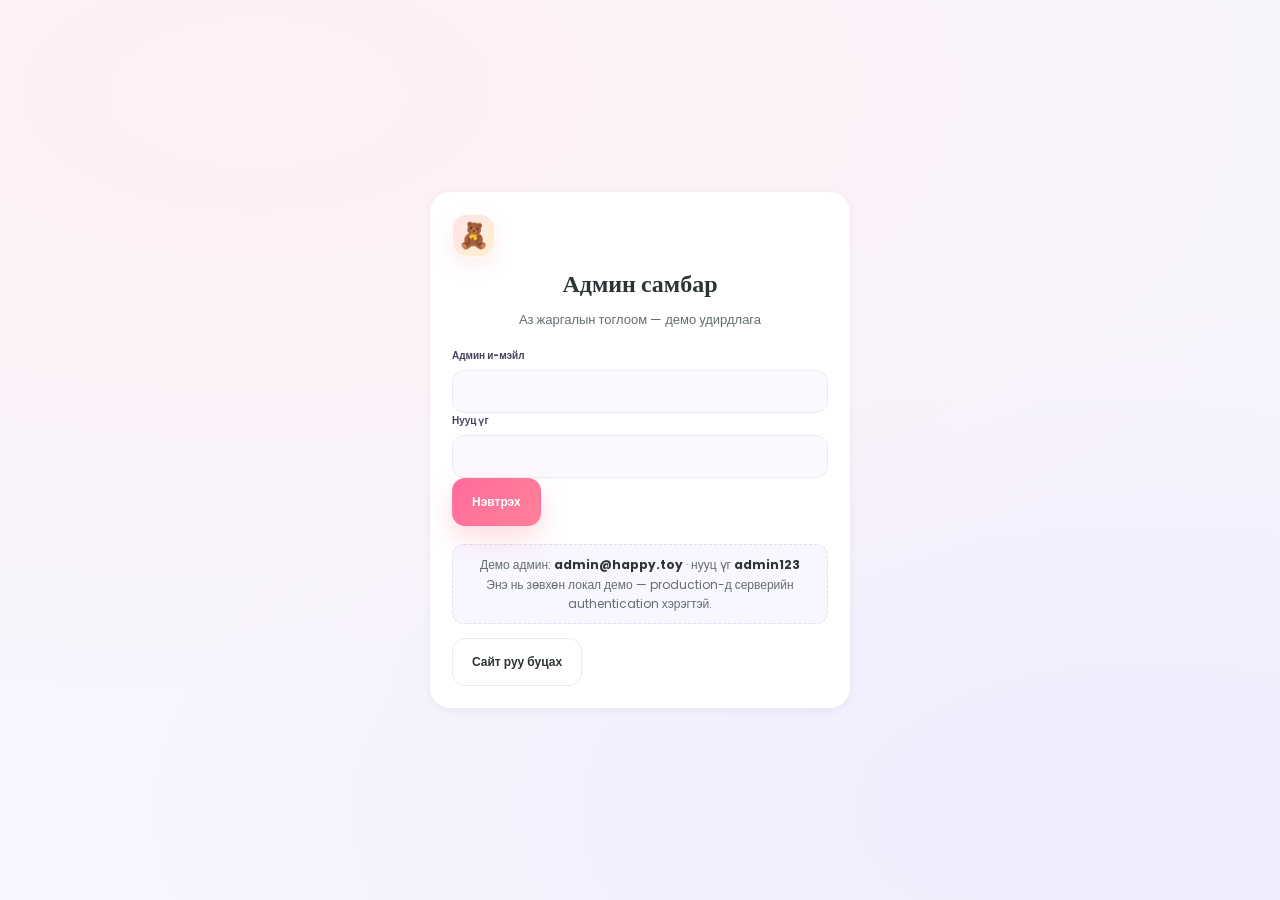
<file: admin.html>
<!DOCTYPE html>
<html lang="mn">
<head>
    <meta charset="UTF-8">
    <meta name="viewport" content="width=device-width, initial-scale=1.0">
    <meta name="description" content="Аз жаргалын тоглоом — демо админ самбар.">
    <title>Админ самбар — Аз жаргалын тоглоом</title>

    <link rel="preconnect" href="https://fonts.googleapis.com">
    <link rel="preconnect" href="https://fonts.gstatic.com" crossorigin>
    <link href="https://fonts.googleapis.com/css2?family=Baloo+2:wght@400;500;600;700;800&family=Poppins:wght@400;500;600;700;800&display=swap" rel="stylesheet">

    <link rel="stylesheet" href="style.css">
</head>
<body data-page="admin">
    <svg class="svg-sprite" aria-hidden="true" xmlns="http://www.w3.org/2000/svg">
        <symbol id="icon-arrow" viewBox="0 0 24 24">
            <path d="M5 12h13M13 6l6 6-6 6" fill="none" stroke="currentColor" stroke-linecap="round" stroke-linejoin="round" stroke-width="1.9"/>
        </symbol>
        <symbol id="icon-close" viewBox="0 0 24 24">
            <path d="m6 6 12 12M18 6 6 18" fill="none" stroke="currentColor" stroke-linecap="round" stroke-width="2"/>
        </symbol>
    </svg>

    <main id="adminApp"></main>

    <div class="page-overlay" id="pageOverlay" data-action="close-panels"></div>
    <div class="toast" id="toast" role="status" aria-live="polite"><span class="toast-icon">✓</span><span id="toastMessage">Амжилттай</span></div>
    <button class="back-to-top" id="backToTop" aria-label="Хуудасны дээд хэсэгт буцах">↑</button>

    <noscript><div class="noscript-message">Энэ удирдлагын самбар JavaScript-ийн дэмжлэгтэй.</div></noscript>

    <script src="script.js"></script>
</body>
</html>
</file>
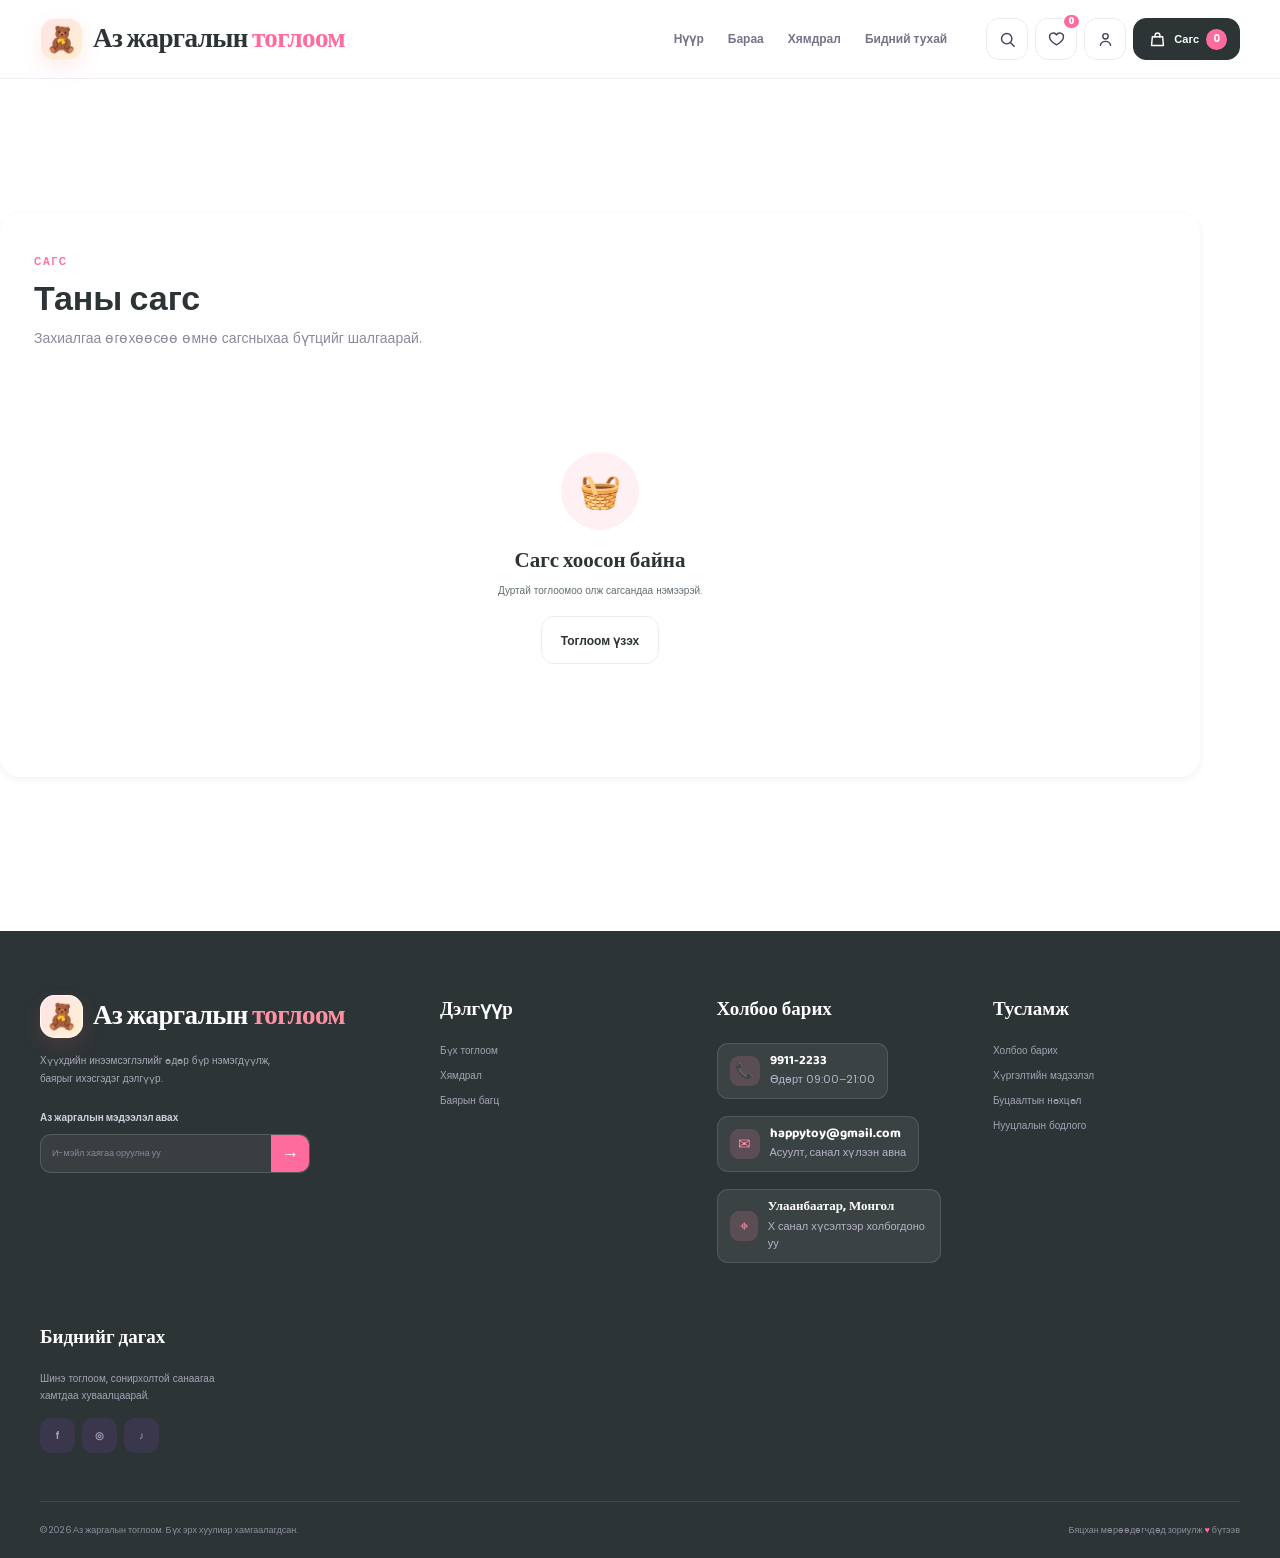
<file: cart.html>
<!DOCTYPE html>
<html lang="mn">
<head>
    <meta charset="UTF-8">
    <meta name="viewport" content="width=device-width, initial-scale=1.0">
    <meta name="description" content="Сагсан дэх бараа, нийт дүнг шалгаж захиалгаа өг.">
    <title>Сагс — Аз жаргалын тоглоом</title>

    <link rel="preconnect" href="https://fonts.googleapis.com">
    <link rel="preconnect" href="https://fonts.gstatic.com" crossorigin>
    <link href="https://fonts.googleapis.com/css2?family=Baloo+2:wght@400;500;600;700;800&family=Poppins:wght@400;500;600;700;800&display=swap" rel="stylesheet">


    <link rel="stylesheet" href="style.css">
</head>
<body data-page="cart">
<!-- Иконкны sprite -->
    <svg class="svg-sprite" aria-hidden="true" xmlns="http://www.w3.org/2000/svg">
        <symbol id="icon-search" viewBox="0 0 24 24">
            <circle cx="11" cy="11" r="6.5" fill="none" stroke="currentColor" stroke-width="1.8"/>
            <path d="m16 16 4.4 4.4" fill="none" stroke="currentColor" stroke-linecap="round" stroke-width="1.8"/>
        </symbol>
        <symbol id="icon-heart" viewBox="0 0 24 24">
            <path d="M20.8 8.7c0 5-8.8 10-8.8 10s-8.8-5-8.8-10A4.7 4.7 0 0 1 12 6.2a4.7 4.7 0 0 1 8.8 2.5Z" fill="none" stroke="currentColor" stroke-linejoin="round" stroke-width="1.8"/>
        </symbol>
        <symbol id="icon-bag" viewBox="0 0 24 24">
            <path d="M5.5 8.5h13l1 11h-15l1-11Z" fill="none" stroke="currentColor" stroke-linejoin="round" stroke-width="1.8"/>
            <path d="M9 9V6.7a3 3 0 0 1 6 0V9" fill="none" stroke="currentColor" stroke-linecap="round" stroke-width="1.8"/>
        </symbol>
        <symbol id="icon-user" viewBox="0 0 24 24">
            <circle cx="12" cy="8" r="3.4" fill="none" stroke="currentColor" stroke-width="1.8"/>
            <path d="M5.5 19.4a6.7 6.7 0 0 1 13 0" fill="none" stroke="currentColor" stroke-linecap="round" stroke-width="1.8"/>
        </symbol>
        <symbol id="icon-arrow" viewBox="0 0 24 24">
            <path d="M5 12h13M13 6l6 6-6 6" fill="none" stroke="currentColor" stroke-linecap="round" stroke-linejoin="round" stroke-width="1.9"/>
        </symbol>
        <symbol id="icon-chevron" viewBox="0 0 24 24">
            <path d="m7 9 5 5 5-5" fill="none" stroke="currentColor" stroke-linecap="round" stroke-linejoin="round" stroke-width="2"/>
        </symbol>
        <symbol id="icon-close" viewBox="0 0 24 24">
            <path d="m6 6 12 12M18 6 6 18" fill="none" stroke="currentColor" stroke-linecap="round" stroke-width="2"/>
        </symbol>
        <symbol id="icon-menu" viewBox="0 0 24 24">
            <path d="M4 7h16M4 12h16M4 17h16" fill="none" stroke="currentColor" stroke-linecap="round" stroke-width="2"/>
        </symbol>
        <symbol id="icon-spark" viewBox="0 0 24 24">
            <path d="m12 2 1.7 6.3L20 10l-6.3 1.7L12 18l-1.7-6.3L4 10l6.3-1.7L12 2Z" fill="currentColor"/>
        </symbol>
        <symbol id="icon-check" viewBox="0 0 24 24">
            <path d="m5 12 4.5 4.5L19 7" fill="none" stroke="currentColor" stroke-linecap="round" stroke-linejoin="round" stroke-width="2.2"/>
        </symbol>
    </svg>

<header class="site-header" id="siteHeader">
        <div class="container navbar">
            <a href="index.html" class="brand" aria-label="Аз жаргалын тоглоом нүүр хуудас руу буцах">
                <span class="brand-mark">🧸</span>
                <span class="brand-name">Аз жаргалын <strong>тоглоом</strong></span>
            </a>

            <nav class="main-nav" id="mainNav" aria-label="Үндсэн цэс">
                <a href="index.html" class="nav-link" data-nav-page="home">Нүүр</a>
                <a href="products.html" class="nav-link" data-nav-page="products">Бараа</a>
                <a href="sales.html" class="nav-link" data-nav-page="sales">Хямдрал</a>
                <a href="about.html" class="nav-link" data-nav-page="about">Бидний тухай</a>
                
            </nav>

            <div class="nav-actions">
                <button class="icon-button" data-action="open-search" aria-label="Хайх">
                    <svg class="icon"><use href="#icon-search"></use></svg>
                </button>
                <button class="icon-button" data-action="open-wishlist" aria-label="Хүссэн бараа">
                    <svg class="icon"><use href="#icon-heart"></use></svg>
                    <span class="action-count" id="wishlistCount">0</span>
                </button>
                <button class="icon-button account-button" data-action="open-account" aria-label="Бүртгэл ба нэвтрэх" id="accountButton">
                    <svg class="icon"><use href="#icon-user"></use></svg>
                    <span class="account-name" id="accountName" hidden></span>
                    <span class="account-dot" id="accountDot" aria-hidden="true" hidden></span>
                </button>
                <button class="cart-trigger" data-action="open-cart">
                    <svg class="icon"><use href="#icon-bag"></use></svg>
                    <span class="cart-label">Сагс</span>
                    <span class="cart-count" id="cartCount">0</span>
                </button>
                <button class="menu-toggle" data-action="toggle-menu" aria-label="Цэс нээх" aria-expanded="false">
                    <svg class="icon menu-icon"><use href="#icon-menu"></use></svg>
                </button>
            </div>
        </div>
    </header>

    <main>
        <section class="section cart-page-section">
            <div class="container page-panel cart-page">
                <div class="page-heading"><span class="section-kicker">САГС</span><h2>Таны сагс</h2><p>Захиалгаа өгөхөөсөө өмнө сагсныхаа бүтцийг шалгаарай.</p></div>
                <div id="cartPageItems" class="cart-page-items"></div>
                <div class="cart-page-summary" id="cartPageSummary" hidden>
                    <div class="cart-summary"><span>Нийт дүн</span><strong id="cartPageTotal">0₮</strong></div>
                    <div class="shipping-promo" id="cartShippingPromo"></div>
                    <button class="button button-primary checkout-button" data-action="checkout">Захиалга өгөх <svg class="icon"><use href="#icon-arrow"></use></svg></button>
                    <a class="button button-ghost" href="products.html">Худалдан авалтаа үргэлжлүүлэх</a>
                </div>
            </div>
        </section>
</main>

<footer class="site-footer">
        <div class="container footer-top">
            <div class="footer-brand"><a href="index.html" class="brand brand-footer"><span class="brand-mark">🧸</span><span class="brand-name">Аз жаргалын <strong>тоглоом</strong></span></a><p>Хүүхдийн инээмсэглэлийг өдөр бүр нэмэгдүүлж, баярыг ихэсгэдэг дэлгүүр.</p><div class="newsletter"><label for="emailInput">Аз жаргалын мэдээлэл авах</label><div><input id="emailInput" type="email" placeholder="И-мэйл хаягаа оруулна уу"><button data-action="subscribe" aria-label="Мэдээлэл авах">→</button></div></div></div>
            <div class="footer-column"><h3>Дэлгүүр</h3><a href="products.html">Бүх тоглоом</a><a href="sales.html">Хямдрал</a><a href="gift-bundles.html">Баярын багц</a></div>
            <div class="footer-column footer-contact"><h3>Холбоо барих</h3><a class="contact-item" href="tel:99112233"><span>📞</span><div><strong>9911-2233</strong><small>Өдөрт 09:00–21:00</small></div></a><a class="contact-item" href="mailto:happytoy@gmail.com"><span>✉</span><div><strong>happytoy@gmail.com</strong><small>Асуулт, санал хүлээн авна</small></div></a><a class="contact-item" href="contact.html"><span>⌖</span><div><strong>Улаанбаатар, Монгол</strong><small>Х санал хүсэлтээр холбогдоно уу</small></div></a></div><div class="footer-column"><h3>Тусламж</h3><a href="contact.html">Холбоо барих</a><a href="about.html#shipping">Хүргэлтийн мэдээлэл</a><a href="about.html#returns">Буцаалтын нөхцөл</a><a href="about.html#privacy">Нууцлалын бодлого</a></div>
            <div class="footer-column"><h3>Биднийг дагах</h3><p class="footer-small">Шинэ тоглоом, сонирхолтой санаагаа хамтдаа хуваалцаарай.</p><div class="socials"><a href="https://www.facebook.com/" aria-label="Facebook">f</a><a href="https://www.instagram.com/" aria-label="Instagram">◎</a><a href="https://www.tiktok.com/" aria-label="TikTok">♪</a></div></div>
        </div>
        <div class="container footer-bottom"><p>© <span id="currentYear"></span> Аз жаргалын тоглоом. Бүх эрх хуулиар хамгаалагдсан.</p><span>Бяцхан мөрөөдөгчдөд зориулж <b>♥</b> бүтээв</span></div>
    </footer>

<!-- Overlay -->
    <div class="page-overlay" id="pageOverlay" data-action="close-panels"></div>

    <!-- Search modal -->
    <div class="search-modal" id="searchModal" role="dialog" aria-modal="true" aria-labelledby="searchTitle" aria-hidden="true">
        <div class="search-modal-card">
            <button class="modal-close" data-action="close-search" aria-label="Хайх цонхыг хаах"><svg class="icon"><use href="#icon-close"></use></svg></button>
            <span class="modal-kicker">ХАЙЛТ</span>
            <h2 id="searchTitle">Юу хайж байна?</h2>
            <form class="modal-search-form" id="searchForm"><svg class="icon"><use href="#icon-search"></use></svg><input id="modalSearchInput" type="search" placeholder="Жишээ: машин, чихмэл, бамбуруш..." autocomplete="off"><button type="submit">Хайх <svg class="icon"><use href="#icon-arrow"></use></svg></button></form>
            <div class="search-suggest" id="modalSuggest" role="listbox" hidden></div>
            <div class="search-suggestions"><span>Хурдан хайлт:</span><button data-search-value="чихмэл">чихмэл</button><button data-search-value="машин">машин</button><button data-search-value="бамбуруш">бамбуруш</button><button data-search-value="хүүхэлдэй">хүүхэлдэй</button></div>
        </div>
    </div>

    <!-- Cart drawer -->
    <aside class="drawer cart-drawer" id="cartDrawer" aria-label="Таны сагс" aria-hidden="true">
        <div class="drawer-header"><div><span class="drawer-kicker">АЗ ЖАРГАЛЫН ТОГЛООМ</span><h2>Таны сагс <span id="drawerCartCount">(<span id="cartQuantityInline">0</span>)</span></h2></div><button class="modal-close" data-action="close-cart" aria-label="Сагс хаах"><svg class="icon"><use href="#icon-close"></use></svg></button></div>
        <div class="drawer-items" id="cartItems"></div>
        <div class="drawer-footer" id="cartFooter">
            <div class="cart-summary"><span>Нийт</span><strong id="cartTotal">0₮</strong></div>
            <div class="shipping-promo" id="drawerShippingPromo"></div>
            <button class="button button-primary checkout-button" data-action="checkout">Захиалга өгөх <svg class="icon"><use href="#icon-arrow"></use></svg></button>
        </div>
    </aside>

    <!-- Wishlist drawer -->
    <aside class="drawer wishlist-drawer" id="wishlistDrawer" aria-label="Хүссэн бараа" aria-hidden="true">
        <div class="drawer-header"><div><span class="drawer-kicker">ТАНЫ ХАДГАЛСАН</span><h2>Хүссэн бараа <span class="drawer-count" id="wishlistCountInline">(0)</span></h2></div><button class="modal-close" data-action="close-wishlist" aria-label="Хүссэн бараа хаах"><svg class="icon"><use href="#icon-close"></use></svg></button></div>
        <div class="drawer-items" id="wishlistItems"></div>
        <div class="drawer-footer"><button class="button button-primary" data-action="go-products">Бүх тоглоом үзэх <svg class="icon"><use href="#icon-arrow"></use></svg></button></div>
    </aside>

    <!-- Checkout modal -->
    <div class="checkout-modal" id="checkoutModal" role="dialog" aria-modal="true" aria-labelledby="checkoutTitle" aria-hidden="true">
        <div class="checkout-card is-wide">
            <button class="modal-close" data-action="close-checkout" aria-label="Захиалгын цонхыг хаах"><svg class="icon"><use href="#icon-close"></use></svg></button>
            <div class="checkout-success-mark"><svg class="icon"><use href="#icon-spark"></use></svg></div>
            <span class="modal-kicker">СҮҮЛИЙН АЛХАМ</span><h2 id="checkoutTitle">Захиалгаа баталгаажуулъя</h2><p>Хүргэлтийн мэдээллийг бөглөсний дараа бид тун удалгүй тантай холбогдоно.</p>
            <form id="checkoutForm" class="checkout-form" novalidate>
                <div class="checkout-options" id="checkoutOptions">
                    <div class="option-group">
                        <span class="option-group-title">Хүргэлтийн сонголт</span>
                        <div class="option-cards" id="checkoutDelivery" role="radiogroup" aria-label="Хүргэлтийн сонголт">
                            <label class="option-card"><input type="radio" name="checkoutDelivery" value="delivery" checked><span class="option-icon" aria-hidden="true">🚚</span><b>Гэрт хүргүүлэх</b><small>Хаягаа болон хүргэлтийн тайлбараа оруулна</small></label>
                            <label class="option-card"><input type="radio" name="checkoutDelivery" value="pickup"><span class="option-icon" aria-hidden="true">🏬</span><b>Өөрөө очиж авах</b><small>Дэлгүүрийн цэгээс (Улаанбаатар) авна · хүргэлтийн төлбөргүй</small></label>
                        </div>
                    </div>
                    <div class="option-group">
                        <span class="option-group-title">Төлбөрийн арга</span>
                        <div class="option-cards" id="checkoutPayment" role="radiogroup" aria-label="Төлбөрийн арга">
                            <label class="option-card"><input type="radio" name="checkoutPayment" value="card" checked><span class="option-icon" aria-hidden="true">💳</span><b>Банкны карт</b><small>Картын төлбөр — демо сонголт</small></label>
                            <label class="option-card"><input type="radio" name="checkoutPayment" value="qpay"><span class="option-icon" aria-hidden="true">📱</span><b>QPay</b><small>QR төлбөр — демо сонголт</small></label>
                        </div>
                        <small class="option-note" id="checkoutPaymentNote"></small>
                    </div>
                </div>
                <div class="checkout-grid">
                    <div class="form-field"><label for="checkoutName">Хүлээн авагчийн бүтэн нэр</label><input id="checkoutName" type="text" placeholder="Нэр оруулна уу" autocomplete="name" required><small class="field-error" data-error-for="checkoutName"></small></div>
                    <div class="form-field"><label for="checkoutPhone">Холбоо барих утас</label><input id="checkoutPhone" type="tel" placeholder="9911-2233" autocomplete="tel" required><small class="field-error" data-error-for="checkoutPhone"></small></div>
                </div>
                <div class="checkout-grid" id="checkoutAddressFields">
                    <div class="form-field"><label for="checkoutCity">Хот, аймаг</label><input id="checkoutCity" type="text" list="cityList" placeholder="Улаанбаатар" required><small class="field-error" data-error-for="checkoutCity"></small></div>
                    <div class="form-field"><label for="checkoutDistrict">Дүүрэг, сум</label><input id="checkoutDistrict" type="text" list="districtList" placeholder="Баянзүрх" required><small class="field-error" data-error-for="checkoutDistrict"></small></div>
                    <div class="form-field"><label for="checkoutKhoroo">Хороо, баг</label><input id="checkoutKhoroo" type="text" placeholder="Хороо 12 (шаардлагагүй бол хөнгөн)"></div>
                    <div class="form-field"><label for="checkoutStreet">Гудамж, байрны дугаар</label><input id="checkoutStreet" type="text" placeholder="Сөүлийн гудамж 9, Б байр" required><small class="field-error" data-error-for="checkoutStreet"></small></div>
                    <div class="form-field"><label for="checkoutExtra">Орц, давхар, хаалга</label><input id="checkoutExtra" type="text" placeholder="Хаалга 2, 5 давхар (шаардлагагүй)"></div>
                    <div class="form-field form-message"><label for="checkoutNote">Хүргэлтийн заавар</label><textarea id="checkoutNote" rows="2" placeholder="Авах, ажиллах хугацаа, онцгой байдал болон заавар..."></textarea></div>
                </div>
                <div class="pickup-card" id="checkoutPickupWrap" hidden>
                    <b>🏬 Өөрөө очиж авах цэг</b>
                    <p>Дэлгүүрийн цэг: Улаанбаатар, Монгол · Утас: 9911-2233. Авах цэгийн нарийвчилсан хаягийг захиалга баталгаажуулахад 9911-2233 дугаараар бид танд илгээнэ.</p>
                </div>
                <div class="form-check" id="checkoutSaveWrap"><input type="checkbox" id="checkoutSaveAddress" checked><label for="checkoutSaveAddress">Энэ хаягийг профайлд хадгалах</label></div>
                <div class="checkout-summary" id="checkoutSummary">
                    <div class="summary-row"><span>Төлбөрийн арга</span><b id="checkoutSummaryPayment">Банкны карт (демо төлбөр)</b></div>
                    <div class="summary-row"><span>Хүргэлт</span><b id="checkoutSummaryDelivery">Гэрт хүргүүлэх</b></div>
                    <div class="summary-row"><span>Барааны дүн</span><b id="checkoutSubtotal">0₮</b></div>
                    <div class="summary-row"><span>Хүргэлтийн төлбөр</span><b id="checkoutShippingFee">Үнэгүй</b></div>
                    <div class="order-total-line" id="checkoutTotalLine"><span id="checkoutItemHint">Нийт дүн</span><strong id="checkoutTotal">0₮</strong></div></div>
                
                <button class="button button-primary" type="submit" id="checkoutSubmit">Захиалгыг баталгаажуулах <svg class="icon"><use href="#icon-check"></use></svg></button>
            </form>
            <small class="secure-note"><span>♧</span> Энэ нь демо захиалгын форм бөгөөд төлбөр авахгүй.</small>
        </div>
        <datalist id="cityList">
            <option value="Улаанбаатар"></option><option value="Орхон"></option><option value="Дархан-Уул"></option><option value="Сэлэнгэ"></option><option value="Төв"></option><option value="Хөвсгөл"></option><option value="Булган"></option><option value="Хэнтий"></option><option value="Дорноговь"></option><option value="Дундговь"></option><option value="Өвөрхангай"></option><option value="Увс"></option><option value="Завхан"></option><option value="Архангай"></option><option value="Баянхонгор"></option><option value="Баян-Өлгий"></option><option value="Говь-Алтай"></option><option value="Ховд"></option>
        </datalist>
        <datalist id="districtList">
            <option value="Баянзүрх"></option><option value="Сүхбаатар"></option><option value="Хан-Уул"></option><option value="Баянгол"></option><option value="Чингэлтэй"></option><option value="Сонгинохайрхан"></option><option value="Багануур"></option><option value="Багахангай"></option><option value="Налаих"></option>
        </datalist>
    </div>

    <!-- Success modal -->
    <div class="success-modal" id="successModal" role="dialog" aria-modal="true" aria-hidden="true"><div class="success-card"><div class="success-icon">✓</div><span class="modal-kicker">БАЯР ХҮРГЭЖ БАЙНА!</span><h2>Захиалга хүлээн авлаа!</h2><p id="successMessage">Таны захиалгыг хүлээн авлаа. Ажилтнууд бид тун удалгүй тантай холбогдоно.</p><button class="button button-primary" data-action="close-success">Үргэлжлүүлэх <svg class="icon"><use href="#icon-arrow"></use></svg></button></div></div>

    <div class="toast" id="toast" role="status" aria-live="polite"><span class="toast-icon">✓</span><span id="toastMessage">Амжилттай</span></div>
    <button class="back-to-top" id="backToTop" aria-label="Хуудасны дээд хэсэгт буцах">↑</button>

    <noscript><div class="noscript-message">Энэ дэлгүүрийг ашиглахын тулд JavaScript-ийг идэвхжүүлнэ үү.</div></noscript>
        <noscript><div class="noscript-message">Энэ дэлгүүрийг ашиглахын тулд JavaScript-ийг идэвхжүүлнэ үү.</div></noscript>
    <script src="script.js"></script>
</body>
</html>
</file>
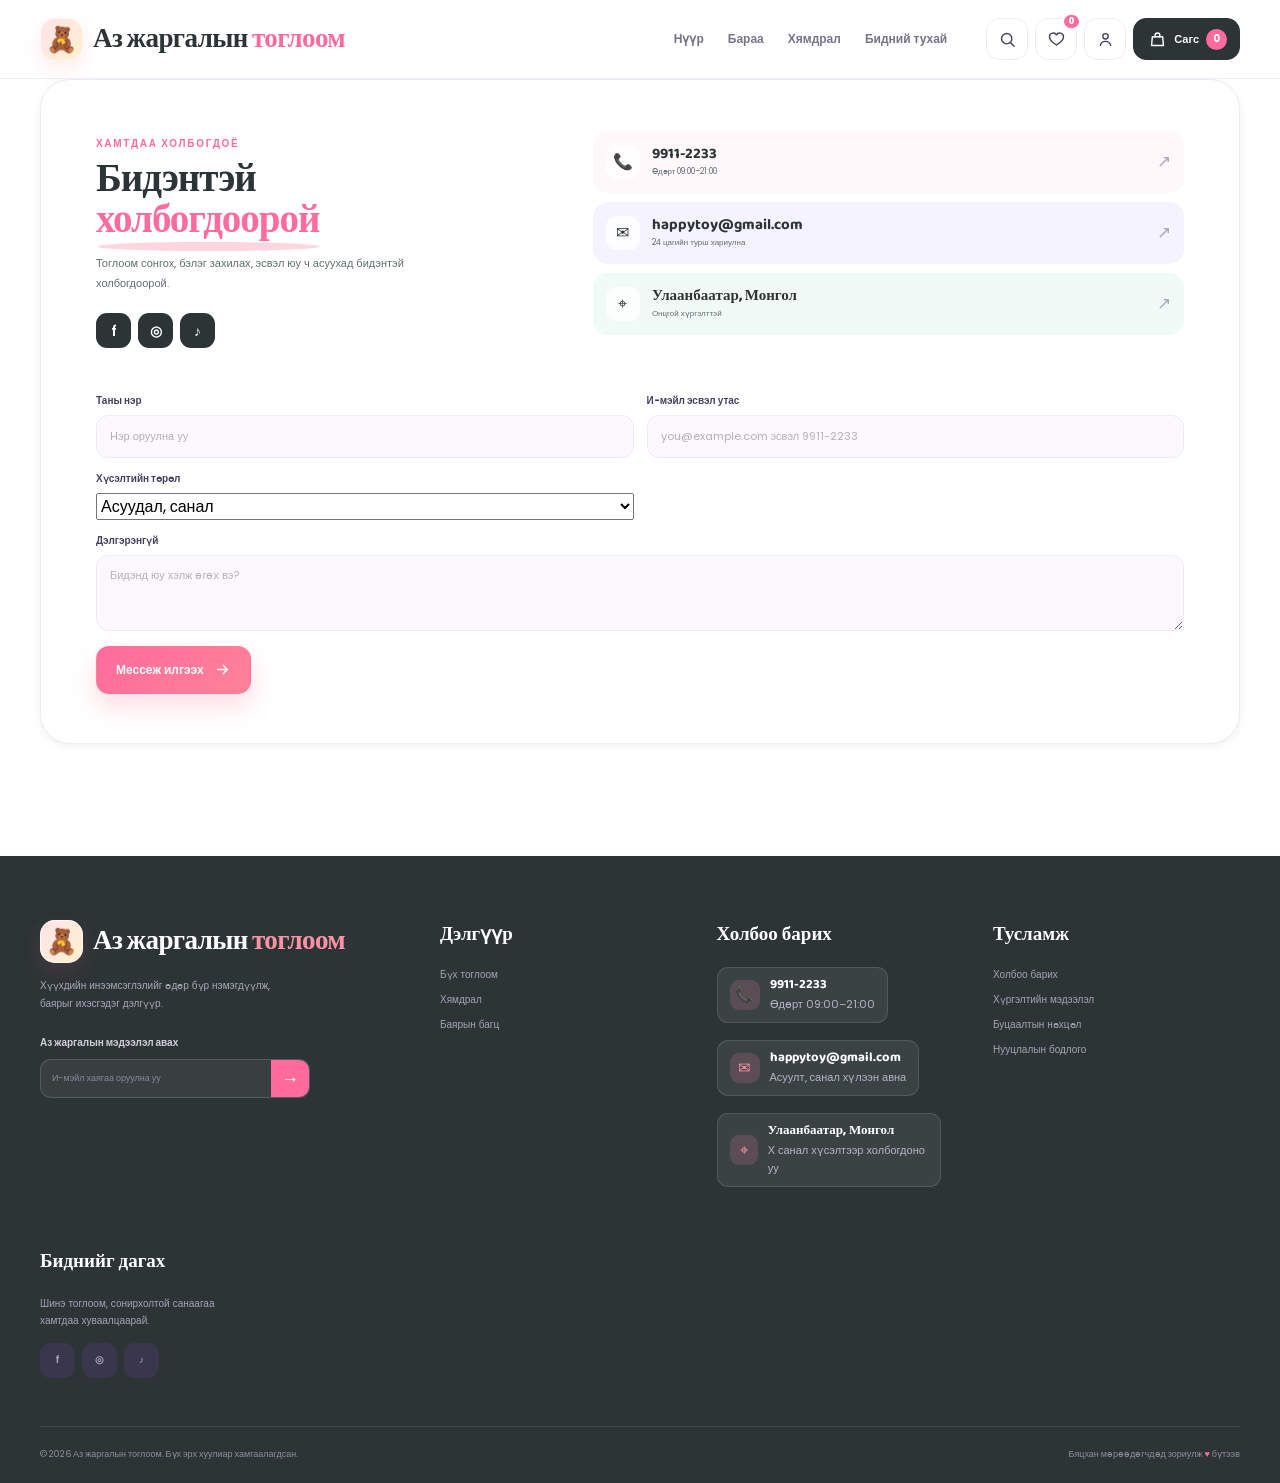
<file: contact.html>
<!DOCTYPE html>
<html lang="mn">
<head>
    <meta charset="UTF-8">
    <meta name="viewport" content="width=device-width, initial-scale=1.0">
    <meta name="description" content="Асуулт, санал, захиалгаар бидэнтэй холбогдо.">
    <title>Холбоо барих — Аз жаргалын тоглоом</title>

    <link rel="preconnect" href="https://fonts.googleapis.com">
    <link rel="preconnect" href="https://fonts.gstatic.com" crossorigin>
    <link href="https://fonts.googleapis.com/css2?family=Baloo+2:wght@400;500;600;700;800&family=Poppins:wght@400;500;600;700;800&display=swap" rel="stylesheet">


    <link rel="stylesheet" href="style.css">
</head>
<body data-page="contact">
<!-- Иконкны sprite -->
    <svg class="svg-sprite" aria-hidden="true" xmlns="http://www.w3.org/2000/svg">
        <symbol id="icon-search" viewBox="0 0 24 24">
            <circle cx="11" cy="11" r="6.5" fill="none" stroke="currentColor" stroke-width="1.8"/>
            <path d="m16 16 4.4 4.4" fill="none" stroke="currentColor" stroke-linecap="round" stroke-width="1.8"/>
        </symbol>
        <symbol id="icon-heart" viewBox="0 0 24 24">
            <path d="M20.8 8.7c0 5-8.8 10-8.8 10s-8.8-5-8.8-10A4.7 4.7 0 0 1 12 6.2a4.7 4.7 0 0 1 8.8 2.5Z" fill="none" stroke="currentColor" stroke-linejoin="round" stroke-width="1.8"/>
        </symbol>
        <symbol id="icon-bag" viewBox="0 0 24 24">
            <path d="M5.5 8.5h13l1 11h-15l1-11Z" fill="none" stroke="currentColor" stroke-linejoin="round" stroke-width="1.8"/>
            <path d="M9 9V6.7a3 3 0 0 1 6 0V9" fill="none" stroke="currentColor" stroke-linecap="round" stroke-width="1.8"/>
        </symbol>
        <symbol id="icon-user" viewBox="0 0 24 24">
            <circle cx="12" cy="8" r="3.4" fill="none" stroke="currentColor" stroke-width="1.8"/>
            <path d="M5.5 19.4a6.7 6.7 0 0 1 13 0" fill="none" stroke="currentColor" stroke-linecap="round" stroke-width="1.8"/>
        </symbol>
        <symbol id="icon-arrow" viewBox="0 0 24 24">
            <path d="M5 12h13M13 6l6 6-6 6" fill="none" stroke="currentColor" stroke-linecap="round" stroke-linejoin="round" stroke-width="1.9"/>
        </symbol>
        <symbol id="icon-chevron" viewBox="0 0 24 24">
            <path d="m7 9 5 5 5-5" fill="none" stroke="currentColor" stroke-linecap="round" stroke-linejoin="round" stroke-width="2"/>
        </symbol>
        <symbol id="icon-close" viewBox="0 0 24 24">
            <path d="m6 6 12 12M18 6 6 18" fill="none" stroke="currentColor" stroke-linecap="round" stroke-width="2"/>
        </symbol>
        <symbol id="icon-menu" viewBox="0 0 24 24">
            <path d="M4 7h16M4 12h16M4 17h16" fill="none" stroke="currentColor" stroke-linecap="round" stroke-width="2"/>
        </symbol>
        <symbol id="icon-spark" viewBox="0 0 24 24">
            <path d="m12 2 1.7 6.3L20 10l-6.3 1.7L12 18l-1.7-6.3L4 10l6.3-1.7L12 2Z" fill="currentColor"/>
        </symbol>
        <symbol id="icon-check" viewBox="0 0 24 24">
            <path d="m5 12 4.5 4.5L19 7" fill="none" stroke="currentColor" stroke-linecap="round" stroke-linejoin="round" stroke-width="2.2"/>
        </symbol>
    </svg>

<header class="site-header" id="siteHeader">
        <div class="container navbar">
            <a href="index.html" class="brand" aria-label="Аз жаргалын тоглоом нүүр хуудас руу буцах">
                <span class="brand-mark">🧸</span>
                <span class="brand-name">Аз жаргалын <strong>тоглоом</strong></span>
            </a>

            <nav class="main-nav" id="mainNav" aria-label="Үндсэн цэс">
                <a href="index.html" class="nav-link" data-nav-page="home">Нүүр</a>
                <a href="products.html" class="nav-link" data-nav-page="products">Бараа</a>
                <a href="sales.html" class="nav-link" data-nav-page="sales">Хямдрал</a>
                <a href="about.html" class="nav-link" data-nav-page="about">Бидний тухай</a>
                
            </nav>

            <div class="nav-actions">
                <button class="icon-button" data-action="open-search" aria-label="Хайх">
                    <svg class="icon"><use href="#icon-search"></use></svg>
                </button>
                <button class="icon-button" data-action="open-wishlist" aria-label="Хүссэн бараа">
                    <svg class="icon"><use href="#icon-heart"></use></svg>
                    <span class="action-count" id="wishlistCount">0</span>
                </button>
                <button class="icon-button account-button" data-action="open-account" aria-label="Бүртгэл ба нэвтрэх" id="accountButton">
                    <svg class="icon"><use href="#icon-user"></use></svg>
                    <span class="account-name" id="accountName" hidden></span>
                    <span class="account-dot" id="accountDot" aria-hidden="true" hidden></span>
                </button>
                <button class="cart-trigger" data-action="open-cart">
                    <svg class="icon"><use href="#icon-bag"></use></svg>
                    <span class="cart-label">Сагс</span>
                    <span class="cart-count" id="cartCount">0</span>
                </button>
                <button class="menu-toggle" data-action="toggle-menu" aria-label="Цэс нээх" aria-expanded="false">
                    <svg class="icon menu-icon"><use href="#icon-menu"></use></svg>
                </button>
            </div>
        </div>
    </header>

    <main><!-- CONTACT -->
        <section class="section contact-section" id="contact">
            <div class="container contact-card">
                <div class="contact-intro"><span class="section-kicker">ХАМТДАА ХОЛБОГДОЁ</span><h2>Бидэнтэй <em>холбогдоорой</em></h2><p>Тоглоом сонгох, бэлэг захилах, эсвэл юу ч асуухад бидэнтэй холбогдоорой.</p><div class="contact-socials"><a href="https://www.facebook.com/" aria-label="Facebook">f</a><a href="https://www.instagram.com/" aria-label="Instagram">◎</a><a href="https://www.tiktok.com/" aria-label="TikTok">♪</a></div></div>
                <div class="contact-details">
                    <a class="contact-item" href="tel:99112233"><span>📞</span><div><strong>9911-2233</strong><small>Өдөрт 09:00–21:00</small></div><b>↗</b></a>
                    <a class="contact-item" href="mailto:happytoy@gmail.com"><span>✉</span><div><strong>happytoy@gmail.com</strong><small>24 цагийн турш хариулна</small></div><b>↗</b></a>
                    <a class="contact-item" href="contact.html"><span>⌖</span><div><strong>Улаанбаатар, Монгол</strong><small>Онцгой хүргэлттэй</small></div><b>↗</b></a>
                </div>
                <form class="contact-form" id="contactForm">
                    <div class="form-field"><label for="contactName">Таны нэр</label><input id="contactName" name="name" type="text" placeholder="Нэр оруулна уу" required></div>
                    <div class="form-field"><label for="contactPhone">И-мэйл эсвэл утас</label><input id="contactPhone" name="phone" type="text" placeholder="you@example.com эсвэл 9911-2233" required></div>
                    <div class="form-field"><label for="contactType">Хүсэлтийн төрөл</label><select id="contactType" name="type"><option>Асуудал, санал</option><option>Захиалгын талаар</option><option>Хүргэлт, буцаалт</option><option>Барааны талаар</option><option>Бусад</option></select></div>
                    <div class="form-field form-message"><label for="contactMessage">Дэлгэрэнгүй</label><textarea id="contactMessage" name="message" rows="3" placeholder="Бидэнд юу хэлж өгөх вэ?" required></textarea></div>
                    <button class="button button-primary form-submit" type="submit">Мессеж илгээх <svg class="icon"><use href="#icon-arrow"></use></svg></button>
                </form>
            </div>
        </section>
    </main>

    </main>

<footer class="site-footer">
        <div class="container footer-top">
            <div class="footer-brand"><a href="index.html" class="brand brand-footer"><span class="brand-mark">🧸</span><span class="brand-name">Аз жаргалын <strong>тоглоом</strong></span></a><p>Хүүхдийн инээмсэглэлийг өдөр бүр нэмэгдүүлж, баярыг ихэсгэдэг дэлгүүр.</p><div class="newsletter"><label for="emailInput">Аз жаргалын мэдээлэл авах</label><div><input id="emailInput" type="email" placeholder="И-мэйл хаягаа оруулна уу"><button data-action="subscribe" aria-label="Мэдээлэл авах">→</button></div></div></div>
            <div class="footer-column"><h3>Дэлгүүр</h3><a href="products.html">Бүх тоглоом</a><a href="sales.html">Хямдрал</a><a href="gift-bundles.html">Баярын багц</a></div>
            <div class="footer-column footer-contact"><h3>Холбоо барих</h3><a class="contact-item" href="tel:99112233"><span>📞</span><div><strong>9911-2233</strong><small>Өдөрт 09:00–21:00</small></div></a><a class="contact-item" href="mailto:happytoy@gmail.com"><span>✉</span><div><strong>happytoy@gmail.com</strong><small>Асуулт, санал хүлээн авна</small></div></a><a class="contact-item" href="contact.html"><span>⌖</span><div><strong>Улаанбаатар, Монгол</strong><small>Х санал хүсэлтээр холбогдоно уу</small></div></a></div><div class="footer-column"><h3>Тусламж</h3><a href="contact.html">Холбоо барих</a><a href="about.html#shipping">Хүргэлтийн мэдээлэл</a><a href="about.html#returns">Буцаалтын нөхцөл</a><a href="about.html#privacy">Нууцлалын бодлого</a></div>
            <div class="footer-column"><h3>Биднийг дагах</h3><p class="footer-small">Шинэ тоглоом, сонирхолтой санаагаа хамтдаа хуваалцаарай.</p><div class="socials"><a href="https://www.facebook.com/" aria-label="Facebook">f</a><a href="https://www.instagram.com/" aria-label="Instagram">◎</a><a href="https://www.tiktok.com/" aria-label="TikTok">♪</a></div></div>
        </div>
        <div class="container footer-bottom"><p>© <span id="currentYear"></span> Аз жаргалын тоглоом. Бүх эрх хуулиар хамгаалагдсан.</p><span>Бяцхан мөрөөдөгчдөд зориулж <b>♥</b> бүтээв</span></div>
    </footer>

<!-- Overlay -->
    <div class="page-overlay" id="pageOverlay" data-action="close-panels"></div>

    <!-- Search modal -->
    <div class="search-modal" id="searchModal" role="dialog" aria-modal="true" aria-labelledby="searchTitle" aria-hidden="true">
        <div class="search-modal-card">
            <button class="modal-close" data-action="close-search" aria-label="Хайх цонхыг хаах"><svg class="icon"><use href="#icon-close"></use></svg></button>
            <span class="modal-kicker">ХАЙЛТ</span>
            <h2 id="searchTitle">Юу хайж байна?</h2>
            <form class="modal-search-form" id="searchForm"><svg class="icon"><use href="#icon-search"></use></svg><input id="modalSearchInput" type="search" placeholder="Жишээ: машин, чихмэл, бамбуруш..." autocomplete="off"><button type="submit">Хайх <svg class="icon"><use href="#icon-arrow"></use></svg></button></form>
            <div class="search-suggest" id="modalSuggest" role="listbox" hidden></div>
            <div class="search-suggestions"><span>Хурдан хайлт:</span><button data-search-value="чихмэл">чихмэл</button><button data-search-value="машин">машин</button><button data-search-value="бамбуруш">бамбуруш</button><button data-search-value="хүүхэлдэй">хүүхэлдэй</button></div>
        </div>
    </div>

    <!-- Cart drawer -->
    <aside class="drawer cart-drawer" id="cartDrawer" aria-label="Таны сагс" aria-hidden="true">
        <div class="drawer-header"><div><span class="drawer-kicker">АЗ ЖАРГАЛЫН ТОГЛООМ</span><h2>Таны сагс <span id="drawerCartCount">(<span id="cartQuantityInline">0</span>)</span></h2></div><button class="modal-close" data-action="close-cart" aria-label="Сагс хаах"><svg class="icon"><use href="#icon-close"></use></svg></button></div>
        <div class="drawer-items" id="cartItems"></div>
        <div class="drawer-footer" id="cartFooter">
            <div class="cart-summary"><span>Нийт</span><strong id="cartTotal">0₮</strong></div>
            <div class="shipping-promo" id="drawerShippingPromo"></div>
            <button class="button button-primary checkout-button" data-action="checkout">Захиалга өгөх <svg class="icon"><use href="#icon-arrow"></use></svg></button>
        </div>
    </aside>

    <!-- Wishlist drawer -->
    <aside class="drawer wishlist-drawer" id="wishlistDrawer" aria-label="Хүссэн бараа" aria-hidden="true">
        <div class="drawer-header"><div><span class="drawer-kicker">ТАНЫ ХАДГАЛСАН</span><h2>Хүссэн бараа <span class="drawer-count" id="wishlistCountInline">(0)</span></h2></div><button class="modal-close" data-action="close-wishlist" aria-label="Хүссэн бараа хаах"><svg class="icon"><use href="#icon-close"></use></svg></button></div>
        <div class="drawer-items" id="wishlistItems"></div>
        <div class="drawer-footer"><button class="button button-primary" data-action="go-products">Бүх тоглоом үзэх <svg class="icon"><use href="#icon-arrow"></use></svg></button></div>
    </aside>

    <!-- Checkout modal -->
    <div class="checkout-modal" id="checkoutModal" role="dialog" aria-modal="true" aria-labelledby="checkoutTitle" aria-hidden="true">
        <div class="checkout-card is-wide">
            <button class="modal-close" data-action="close-checkout" aria-label="Захиалгын цонхыг хаах"><svg class="icon"><use href="#icon-close"></use></svg></button>
            <div class="checkout-success-mark"><svg class="icon"><use href="#icon-spark"></use></svg></div>
            <span class="modal-kicker">СҮҮЛИЙН АЛХАМ</span><h2 id="checkoutTitle">Захиалгаа баталгаажуулъя</h2><p>Хүргэлтийн мэдээллийг бөглөсний дараа бид тун удалгүй тантай холбогдоно.</p>
            <form id="checkoutForm" class="checkout-form" novalidate>
                <div class="checkout-options" id="checkoutOptions">
                    <div class="option-group">
                        <span class="option-group-title">Хүргэлтийн сонголт</span>
                        <div class="option-cards" id="checkoutDelivery" role="radiogroup" aria-label="Хүргэлтийн сонголт">
                            <label class="option-card"><input type="radio" name="checkoutDelivery" value="delivery" checked><span class="option-icon" aria-hidden="true">🚚</span><b>Гэрт хүргүүлэх</b><small>Хаягаа болон хүргэлтийн тайлбараа оруулна</small></label>
                            <label class="option-card"><input type="radio" name="checkoutDelivery" value="pickup"><span class="option-icon" aria-hidden="true">🏬</span><b>Өөрөө очиж авах</b><small>Дэлгүүрийн цэгээс (Улаанбаатар) авна · хүргэлтийн төлбөргүй</small></label>
                        </div>
                    </div>
                    <div class="option-group">
                        <span class="option-group-title">Төлбөрийн арга</span>
                        <div class="option-cards" id="checkoutPayment" role="radiogroup" aria-label="Төлбөрийн арга">
                            <label class="option-card"><input type="radio" name="checkoutPayment" value="card" checked><span class="option-icon" aria-hidden="true">💳</span><b>Банкны карт</b><small>Картын төлбөр — демо сонголт</small></label>
                            <label class="option-card"><input type="radio" name="checkoutPayment" value="qpay"><span class="option-icon" aria-hidden="true">📱</span><b>QPay</b><small>QR төлбөр — демо сонголт</small></label>
                        </div>
                        <small class="option-note" id="checkoutPaymentNote"></small>
                    </div>
                </div>
                <div class="checkout-grid">
                    <div class="form-field"><label for="checkoutName">Хүлээн авагчийн бүтэн нэр</label><input id="checkoutName" type="text" placeholder="Нэр оруулна уу" autocomplete="name" required><small class="field-error" data-error-for="checkoutName"></small></div>
                    <div class="form-field"><label for="checkoutPhone">Холбоо барих утас</label><input id="checkoutPhone" type="tel" placeholder="9911-2233" autocomplete="tel" required><small class="field-error" data-error-for="checkoutPhone"></small></div>
                </div>
                <div class="checkout-grid" id="checkoutAddressFields">
                    <div class="form-field"><label for="checkoutCity">Хот, аймаг</label><input id="checkoutCity" type="text" list="cityList" placeholder="Улаанбаатар" required><small class="field-error" data-error-for="checkoutCity"></small></div>
                    <div class="form-field"><label for="checkoutDistrict">Дүүрэг, сум</label><input id="checkoutDistrict" type="text" list="districtList" placeholder="Баянзүрх" required><small class="field-error" data-error-for="checkoutDistrict"></small></div>
                    <div class="form-field"><label for="checkoutKhoroo">Хороо, баг</label><input id="checkoutKhoroo" type="text" placeholder="Хороо 12 (шаардлагагүй бол хөнгөн)"></div>
                    <div class="form-field"><label for="checkoutStreet">Гудамж, байрны дугаар</label><input id="checkoutStreet" type="text" placeholder="Сөүлийн гудамж 9, Б байр" required><small class="field-error" data-error-for="checkoutStreet"></small></div>
                    <div class="form-field"><label for="checkoutExtra">Орц, давхар, хаалга</label><input id="checkoutExtra" type="text" placeholder="Хаалга 2, 5 давхар (шаардлагагүй)"></div>
                    <div class="form-field form-message"><label for="checkoutNote">Хүргэлтийн заавар</label><textarea id="checkoutNote" rows="2" placeholder="Авах, ажиллах хугацаа, онцгой байдал болон заавар..."></textarea></div>
                </div>
                <div class="pickup-card" id="checkoutPickupWrap" hidden>
                    <b>🏬 Өөрөө очиж авах цэг</b>
                    <p>Дэлгүүрийн цэг: Улаанбаатар, Монгол · Утас: 9911-2233. Авах цэгийн нарийвчилсан хаягийг захиалга баталгаажуулахад 9911-2233 дугаараар бид танд илгээнэ.</p>
                </div>
                <div class="form-check" id="checkoutSaveWrap"><input type="checkbox" id="checkoutSaveAddress" checked><label for="checkoutSaveAddress">Энэ хаягийг профайлд хадгалах</label></div>
                <div class="checkout-summary" id="checkoutSummary">
                    <div class="summary-row"><span>Төлбөрийн арга</span><b id="checkoutSummaryPayment">Банкны карт (демо төлбөр)</b></div>
                    <div class="summary-row"><span>Хүргэлт</span><b id="checkoutSummaryDelivery">Гэрт хүргүүлэх</b></div>
                    <div class="summary-row"><span>Барааны дүн</span><b id="checkoutSubtotal">0₮</b></div>
                    <div class="summary-row"><span>Хүргэлтийн төлбөр</span><b id="checkoutShippingFee">Үнэгүй</b></div>
                    <div class="order-total-line" id="checkoutTotalLine"><span id="checkoutItemHint">Нийт дүн</span><strong id="checkoutTotal">0₮</strong></div></div>
                
                <button class="button button-primary" type="submit" id="checkoutSubmit">Захиалгыг баталгаажуулах <svg class="icon"><use href="#icon-check"></use></svg></button>
            </form>
            <small class="secure-note"><span>♧</span> Энэ нь демо захиалгын форм бөгөөд төлбөр авахгүй.</small>
        </div>
        <datalist id="cityList">
            <option value="Улаанбаатар"></option><option value="Орхон"></option><option value="Дархан-Уул"></option><option value="Сэлэнгэ"></option><option value="Төв"></option><option value="Хөвсгөл"></option><option value="Булган"></option><option value="Хэнтий"></option><option value="Дорноговь"></option><option value="Дундговь"></option><option value="Өвөрхангай"></option><option value="Увс"></option><option value="Завхан"></option><option value="Архангай"></option><option value="Баянхонгор"></option><option value="Баян-Өлгий"></option><option value="Говь-Алтай"></option><option value="Ховд"></option>
        </datalist>
        <datalist id="districtList">
            <option value="Баянзүрх"></option><option value="Сүхбаатар"></option><option value="Хан-Уул"></option><option value="Баянгол"></option><option value="Чингэлтэй"></option><option value="Сонгинохайрхан"></option><option value="Багануур"></option><option value="Багахангай"></option><option value="Налаих"></option>
        </datalist>
    </div>

    <!-- Success modal -->
    <div class="success-modal" id="successModal" role="dialog" aria-modal="true" aria-hidden="true"><div class="success-card"><div class="success-icon">✓</div><span class="modal-kicker">БАЯР ХҮРГЭЖ БАЙНА!</span><h2>Захиалга хүлээн авлаа!</h2><p id="successMessage">Таны захиалгыг хүлээн авлаа. Ажилтнууд бид тун удалгүй тантай холбогдоно.</p><button class="button button-primary" data-action="close-success">Үргэлжлүүлэх <svg class="icon"><use href="#icon-arrow"></use></svg></button></div></div>

    <div class="toast" id="toast" role="status" aria-live="polite"><span class="toast-icon">✓</span><span id="toastMessage">Амжилттай</span></div>
    <button class="back-to-top" id="backToTop" aria-label="Хуудасны дээд хэсэгт буцах">↑</button>

    <noscript><div class="noscript-message">Энэ дэлгүүрийг ашиглахын тулд JavaScript-ийг идэвхжүүлнэ үү.</div></noscript>
        <noscript><div class="noscript-message">Энэ дэлгүүрийг ашиглахын тулд JavaScript-ийг идэвхжүүлнэ үү.</div></noscript>
    <script src="script.js"></script>
</body>
</html>
</file>
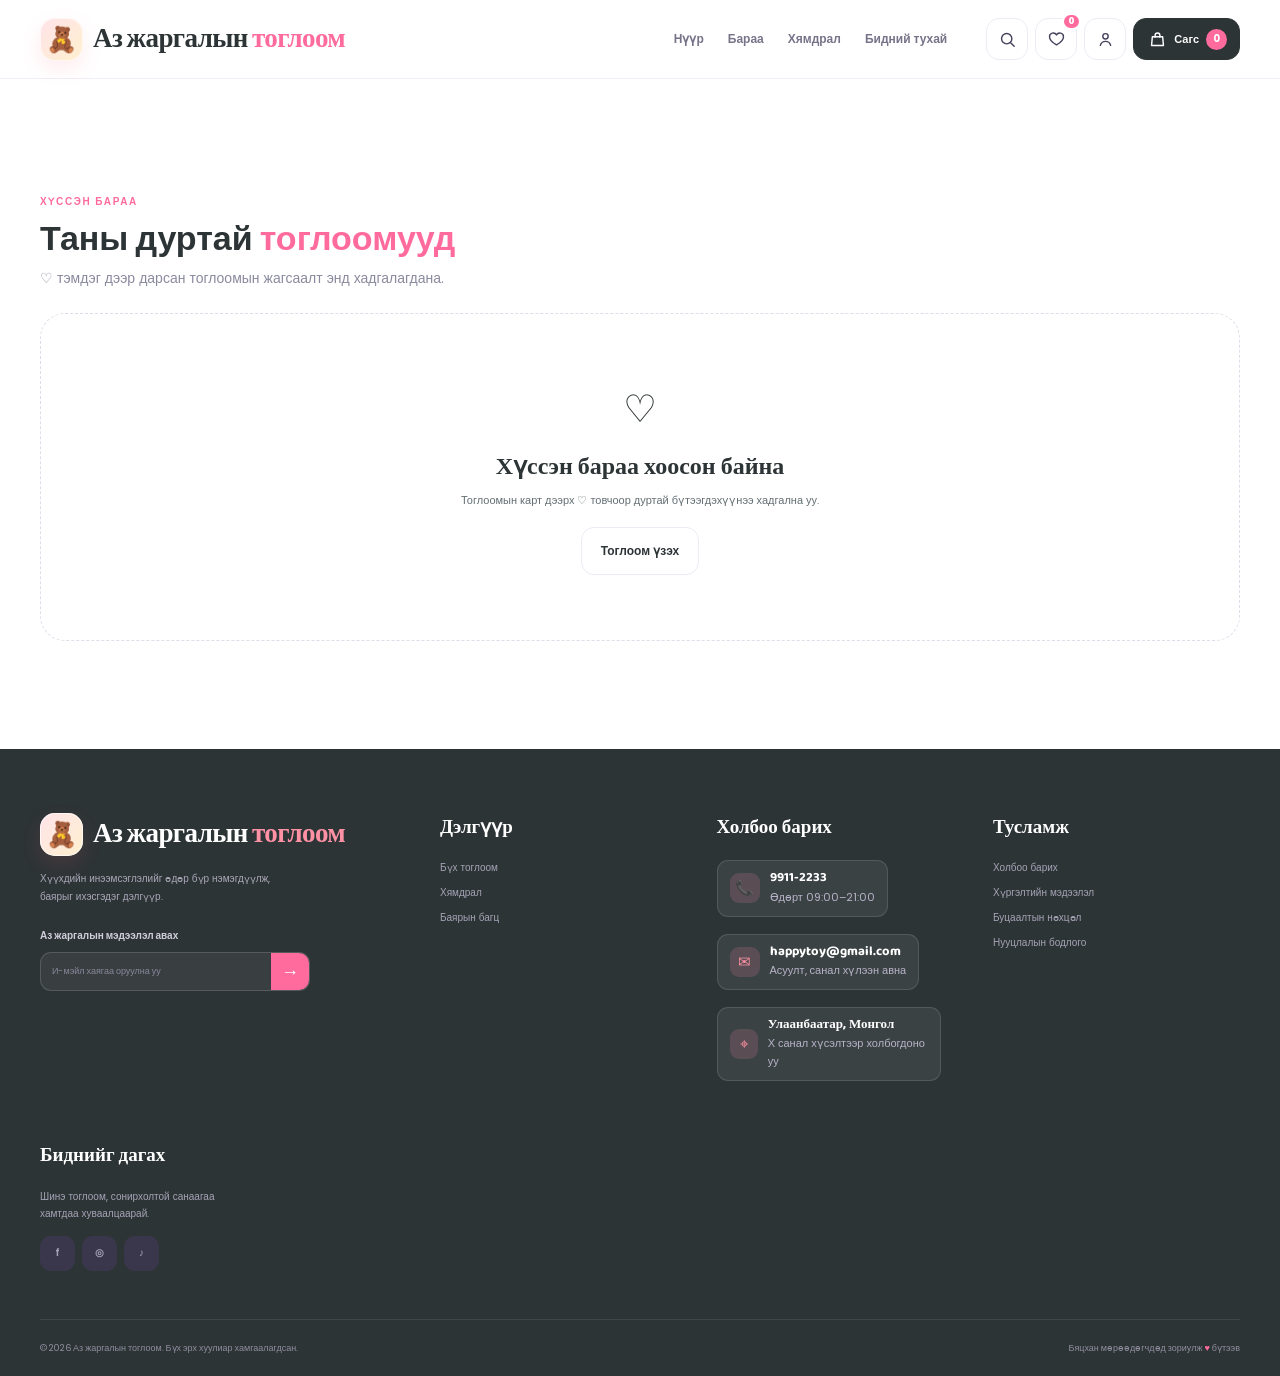
<file: favorites.html>
<!DOCTYPE html>
<html lang="mn">
<head>
    <meta charset="UTF-8">
    <meta name="viewport" content="width=device-width, initial-scale=1.0">
    <meta name="description" content="Таны хадгалсан дуртай тоглоомын жагсаалт.">
    <title>Хүссэн бараа — Аз жаргалын тоглоом</title>

    <link rel="preconnect" href="https://fonts.googleapis.com">
    <link rel="preconnect" href="https://fonts.gstatic.com" crossorigin>
    <link href="https://fonts.googleapis.com/css2?family=Baloo+2:wght@400;500;600;700;800&family=Poppins:wght@400;500;600;700;800&display=swap" rel="stylesheet">


    <link rel="stylesheet" href="style.css">
</head>
<body data-page="favorites">
<!-- Иконкны sprite -->
    <svg class="svg-sprite" aria-hidden="true" xmlns="http://www.w3.org/2000/svg">
        <symbol id="icon-search" viewBox="0 0 24 24">
            <circle cx="11" cy="11" r="6.5" fill="none" stroke="currentColor" stroke-width="1.8"/>
            <path d="m16 16 4.4 4.4" fill="none" stroke="currentColor" stroke-linecap="round" stroke-width="1.8"/>
        </symbol>
        <symbol id="icon-heart" viewBox="0 0 24 24">
            <path d="M20.8 8.7c0 5-8.8 10-8.8 10s-8.8-5-8.8-10A4.7 4.7 0 0 1 12 6.2a4.7 4.7 0 0 1 8.8 2.5Z" fill="none" stroke="currentColor" stroke-linejoin="round" stroke-width="1.8"/>
        </symbol>
        <symbol id="icon-bag" viewBox="0 0 24 24">
            <path d="M5.5 8.5h13l1 11h-15l1-11Z" fill="none" stroke="currentColor" stroke-linejoin="round" stroke-width="1.8"/>
            <path d="M9 9V6.7a3 3 0 0 1 6 0V9" fill="none" stroke="currentColor" stroke-linecap="round" stroke-width="1.8"/>
        </symbol>
        <symbol id="icon-user" viewBox="0 0 24 24">
            <circle cx="12" cy="8" r="3.4" fill="none" stroke="currentColor" stroke-width="1.8"/>
            <path d="M5.5 19.4a6.7 6.7 0 0 1 13 0" fill="none" stroke="currentColor" stroke-linecap="round" stroke-width="1.8"/>
        </symbol>
        <symbol id="icon-arrow" viewBox="0 0 24 24">
            <path d="M5 12h13M13 6l6 6-6 6" fill="none" stroke="currentColor" stroke-linecap="round" stroke-linejoin="round" stroke-width="1.9"/>
        </symbol>
        <symbol id="icon-chevron" viewBox="0 0 24 24">
            <path d="m7 9 5 5 5-5" fill="none" stroke="currentColor" stroke-linecap="round" stroke-linejoin="round" stroke-width="2"/>
        </symbol>
        <symbol id="icon-close" viewBox="0 0 24 24">
            <path d="m6 6 12 12M18 6 6 18" fill="none" stroke="currentColor" stroke-linecap="round" stroke-width="2"/>
        </symbol>
        <symbol id="icon-menu" viewBox="0 0 24 24">
            <path d="M4 7h16M4 12h16M4 17h16" fill="none" stroke="currentColor" stroke-linecap="round" stroke-width="2"/>
        </symbol>
        <symbol id="icon-spark" viewBox="0 0 24 24">
            <path d="m12 2 1.7 6.3L20 10l-6.3 1.7L12 18l-1.7-6.3L4 10l6.3-1.7L12 2Z" fill="currentColor"/>
        </symbol>
        <symbol id="icon-check" viewBox="0 0 24 24">
            <path d="m5 12 4.5 4.5L19 7" fill="none" stroke="currentColor" stroke-linecap="round" stroke-linejoin="round" stroke-width="2.2"/>
        </symbol>
    </svg>

<header class="site-header" id="siteHeader">
        <div class="container navbar">
            <a href="index.html" class="brand" aria-label="Аз жаргалын тоглоом нүүр хуудас руу буцах">
                <span class="brand-mark">🧸</span>
                <span class="brand-name">Аз жаргалын <strong>тоглоом</strong></span>
            </a>

            <nav class="main-nav" id="mainNav" aria-label="Үндсэн цэс">
                <a href="index.html" class="nav-link" data-nav-page="home">Нүүр</a>
                <a href="products.html" class="nav-link" data-nav-page="products">Бараа</a>
                <a href="sales.html" class="nav-link" data-nav-page="sales">Хямдрал</a>
                <a href="about.html" class="nav-link" data-nav-page="about">Бидний тухай</a>
                
            </nav>

            <div class="nav-actions">
                <button class="icon-button" data-action="open-search" aria-label="Хайх">
                    <svg class="icon"><use href="#icon-search"></use></svg>
                </button>
                <button class="icon-button" data-action="open-wishlist" aria-label="Хүссэн бараа">
                    <svg class="icon"><use href="#icon-heart"></use></svg>
                    <span class="action-count" id="wishlistCount">0</span>
                </button>
                <button class="icon-button account-button" data-action="open-account" aria-label="Бүртгэл ба нэвтрэх" id="accountButton">
                    <svg class="icon"><use href="#icon-user"></use></svg>
                    <span class="account-name" id="accountName" hidden></span>
                    <span class="account-dot" id="accountDot" aria-hidden="true" hidden></span>
                </button>
                <button class="cart-trigger" data-action="open-cart">
                    <svg class="icon"><use href="#icon-bag"></use></svg>
                    <span class="cart-label">Сагс</span>
                    <span class="cart-count" id="cartCount">0</span>
                </button>
                <button class="menu-toggle" data-action="toggle-menu" aria-label="Цэс нээх" aria-expanded="false">
                    <svg class="icon menu-icon"><use href="#icon-menu"></use></svg>
                </button>
            </div>
        </div>
    </header>

    <main>
        <section class="section favorites-page-section">
            <div class="container">
                <div class="page-heading"><span class="section-kicker">ХҮССЭН БАРАА</span><h2>Таны дуртай <em>тоглоомууд</em></h2><p>♡ тэмдэг дээр дарсан тоглоомын жагсаалт энд хадгалагдана.</p></div>
                <div class="product-grid" id="favoritesGrid"></div>
                <div class="empty-results" id="favoritesEmpty" hidden>
                    <span>♡</span><h3>Хүссэн бараа хоосон байна</h3><p>Тоглоомын карт дээрх ♡ товчоор дуртай бүтээгдэхүүнээ хадгална уу.</p><a class="button button-ghost" href="products.html">Тоглоом үзэх</a>
                </div>
            </div>
        </section>
</main>

<footer class="site-footer">
        <div class="container footer-top">
            <div class="footer-brand"><a href="index.html" class="brand brand-footer"><span class="brand-mark">🧸</span><span class="brand-name">Аз жаргалын <strong>тоглоом</strong></span></a><p>Хүүхдийн инээмсэглэлийг өдөр бүр нэмэгдүүлж, баярыг ихэсгэдэг дэлгүүр.</p><div class="newsletter"><label for="emailInput">Аз жаргалын мэдээлэл авах</label><div><input id="emailInput" type="email" placeholder="И-мэйл хаягаа оруулна уу"><button data-action="subscribe" aria-label="Мэдээлэл авах">→</button></div></div></div>
            <div class="footer-column"><h3>Дэлгүүр</h3><a href="products.html">Бүх тоглоом</a><a href="sales.html">Хямдрал</a><a href="gift-bundles.html">Баярын багц</a></div>
            <div class="footer-column footer-contact"><h3>Холбоо барих</h3><a class="contact-item" href="tel:99112233"><span>📞</span><div><strong>9911-2233</strong><small>Өдөрт 09:00–21:00</small></div></a><a class="contact-item" href="mailto:happytoy@gmail.com"><span>✉</span><div><strong>happytoy@gmail.com</strong><small>Асуулт, санал хүлээн авна</small></div></a><a class="contact-item" href="contact.html"><span>⌖</span><div><strong>Улаанбаатар, Монгол</strong><small>Х санал хүсэлтээр холбогдоно уу</small></div></a></div><div class="footer-column"><h3>Тусламж</h3><a href="contact.html">Холбоо барих</a><a href="about.html#shipping">Хүргэлтийн мэдээлэл</a><a href="about.html#returns">Буцаалтын нөхцөл</a><a href="about.html#privacy">Нууцлалын бодлого</a></div>
            <div class="footer-column"><h3>Биднийг дагах</h3><p class="footer-small">Шинэ тоглоом, сонирхолтой санаагаа хамтдаа хуваалцаарай.</p><div class="socials"><a href="https://www.facebook.com/" aria-label="Facebook">f</a><a href="https://www.instagram.com/" aria-label="Instagram">◎</a><a href="https://www.tiktok.com/" aria-label="TikTok">♪</a></div></div>
        </div>
        <div class="container footer-bottom"><p>© <span id="currentYear"></span> Аз жаргалын тоглоом. Бүх эрх хуулиар хамгаалагдсан.</p><span>Бяцхан мөрөөдөгчдөд зориулж <b>♥</b> бүтээв</span></div>
    </footer>

<!-- Overlay -->
    <div class="page-overlay" id="pageOverlay" data-action="close-panels"></div>

    <!-- Search modal -->
    <div class="search-modal" id="searchModal" role="dialog" aria-modal="true" aria-labelledby="searchTitle" aria-hidden="true">
        <div class="search-modal-card">
            <button class="modal-close" data-action="close-search" aria-label="Хайх цонхыг хаах"><svg class="icon"><use href="#icon-close"></use></svg></button>
            <span class="modal-kicker">ХАЙЛТ</span>
            <h2 id="searchTitle">Юу хайж байна?</h2>
            <form class="modal-search-form" id="searchForm"><svg class="icon"><use href="#icon-search"></use></svg><input id="modalSearchInput" type="search" placeholder="Жишээ: машин, чихмэл, бамбуруш..." autocomplete="off"><button type="submit">Хайх <svg class="icon"><use href="#icon-arrow"></use></svg></button></form>
            <div class="search-suggest" id="modalSuggest" role="listbox" hidden></div>
            <div class="search-suggestions"><span>Хурдан хайлт:</span><button data-search-value="чихмэл">чихмэл</button><button data-search-value="машин">машин</button><button data-search-value="бамбуруш">бамбуруш</button><button data-search-value="хүүхэлдэй">хүүхэлдэй</button></div>
        </div>
    </div>

    <!-- Cart drawer -->
    <aside class="drawer cart-drawer" id="cartDrawer" aria-label="Таны сагс" aria-hidden="true">
        <div class="drawer-header"><div><span class="drawer-kicker">АЗ ЖАРГАЛЫН ТОГЛООМ</span><h2>Таны сагс <span id="drawerCartCount">(<span id="cartQuantityInline">0</span>)</span></h2></div><button class="modal-close" data-action="close-cart" aria-label="Сагс хаах"><svg class="icon"><use href="#icon-close"></use></svg></button></div>
        <div class="drawer-items" id="cartItems"></div>
        <div class="drawer-footer" id="cartFooter">
            <div class="cart-summary"><span>Нийт</span><strong id="cartTotal">0₮</strong></div>
            <div class="shipping-promo" id="drawerShippingPromo"></div>
            <button class="button button-primary checkout-button" data-action="checkout">Захиалга өгөх <svg class="icon"><use href="#icon-arrow"></use></svg></button>
        </div>
    </aside>

    <!-- Wishlist drawer -->
    <aside class="drawer wishlist-drawer" id="wishlistDrawer" aria-label="Хүссэн бараа" aria-hidden="true">
        <div class="drawer-header"><div><span class="drawer-kicker">ТАНЫ ХАДГАЛСАН</span><h2>Хүссэн бараа <span class="drawer-count" id="wishlistCountInline">(0)</span></h2></div><button class="modal-close" data-action="close-wishlist" aria-label="Хүссэн бараа хаах"><svg class="icon"><use href="#icon-close"></use></svg></button></div>
        <div class="drawer-items" id="wishlistItems"></div>
        <div class="drawer-footer"><button class="button button-primary" data-action="go-products">Бүх тоглоом үзэх <svg class="icon"><use href="#icon-arrow"></use></svg></button></div>
    </aside>

    <!-- Checkout modal -->
    <div class="checkout-modal" id="checkoutModal" role="dialog" aria-modal="true" aria-labelledby="checkoutTitle" aria-hidden="true">
        <div class="checkout-card is-wide">
            <button class="modal-close" data-action="close-checkout" aria-label="Захиалгын цонхыг хаах"><svg class="icon"><use href="#icon-close"></use></svg></button>
            <div class="checkout-success-mark"><svg class="icon"><use href="#icon-spark"></use></svg></div>
            <span class="modal-kicker">СҮҮЛИЙН АЛХАМ</span><h2 id="checkoutTitle">Захиалгаа баталгаажуулъя</h2><p>Хүргэлтийн мэдээллийг бөглөсний дараа бид тун удалгүй тантай холбогдоно.</p>
            <form id="checkoutForm" class="checkout-form" novalidate>
                <div class="checkout-options" id="checkoutOptions">
                    <div class="option-group">
                        <span class="option-group-title">Хүргэлтийн сонголт</span>
                        <div class="option-cards" id="checkoutDelivery" role="radiogroup" aria-label="Хүргэлтийн сонголт">
                            <label class="option-card"><input type="radio" name="checkoutDelivery" value="delivery" checked><span class="option-icon" aria-hidden="true">🚚</span><b>Гэрт хүргүүлэх</b><small>Хаягаа болон хүргэлтийн тайлбараа оруулна</small></label>
                            <label class="option-card"><input type="radio" name="checkoutDelivery" value="pickup"><span class="option-icon" aria-hidden="true">🏬</span><b>Өөрөө очиж авах</b><small>Дэлгүүрийн цэгээс (Улаанбаатар) авна · хүргэлтийн төлбөргүй</small></label>
                        </div>
                    </div>
                    <div class="option-group">
                        <span class="option-group-title">Төлбөрийн арга</span>
                        <div class="option-cards" id="checkoutPayment" role="radiogroup" aria-label="Төлбөрийн арга">
                            <label class="option-card"><input type="radio" name="checkoutPayment" value="card" checked><span class="option-icon" aria-hidden="true">💳</span><b>Банкны карт</b><small>Картын төлбөр — демо сонголт</small></label>
                            <label class="option-card"><input type="radio" name="checkoutPayment" value="qpay"><span class="option-icon" aria-hidden="true">📱</span><b>QPay</b><small>QR төлбөр — демо сонголт</small></label>
                        </div>
                        <small class="option-note" id="checkoutPaymentNote"></small>
                    </div>
                </div>
                <div class="checkout-grid">
                    <div class="form-field"><label for="checkoutName">Хүлээн авагчийн бүтэн нэр</label><input id="checkoutName" type="text" placeholder="Нэр оруулна уу" autocomplete="name" required><small class="field-error" data-error-for="checkoutName"></small></div>
                    <div class="form-field"><label for="checkoutPhone">Холбоо барих утас</label><input id="checkoutPhone" type="tel" placeholder="9911-2233" autocomplete="tel" required><small class="field-error" data-error-for="checkoutPhone"></small></div>
                </div>
                <div class="checkout-grid" id="checkoutAddressFields">
                    <div class="form-field"><label for="checkoutCity">Хот, аймаг</label><input id="checkoutCity" type="text" list="cityList" placeholder="Улаанбаатар" required><small class="field-error" data-error-for="checkoutCity"></small></div>
                    <div class="form-field"><label for="checkoutDistrict">Дүүрэг, сум</label><input id="checkoutDistrict" type="text" list="districtList" placeholder="Баянзүрх" required><small class="field-error" data-error-for="checkoutDistrict"></small></div>
                    <div class="form-field"><label for="checkoutKhoroo">Хороо, баг</label><input id="checkoutKhoroo" type="text" placeholder="Хороо 12 (шаардлагагүй бол хөнгөн)"></div>
                    <div class="form-field"><label for="checkoutStreet">Гудамж, байрны дугаар</label><input id="checkoutStreet" type="text" placeholder="Сөүлийн гудамж 9, Б байр" required><small class="field-error" data-error-for="checkoutStreet"></small></div>
                    <div class="form-field"><label for="checkoutExtra">Орц, давхар, хаалга</label><input id="checkoutExtra" type="text" placeholder="Хаалга 2, 5 давхар (шаардлагагүй)"></div>
                    <div class="form-field form-message"><label for="checkoutNote">Хүргэлтийн заавар</label><textarea id="checkoutNote" rows="2" placeholder="Авах, ажиллах хугацаа, онцгой байдал болон заавар..."></textarea></div>
                </div>
                <div class="pickup-card" id="checkoutPickupWrap" hidden>
                    <b>🏬 Өөрөө очиж авах цэг</b>
                    <p>Дэлгүүрийн цэг: Улаанбаатар, Монгол · Утас: 9911-2233. Авах цэгийн нарийвчилсан хаягийг захиалга баталгаажуулахад 9911-2233 дугаараар бид танд илгээнэ.</p>
                </div>
                <div class="form-check" id="checkoutSaveWrap"><input type="checkbox" id="checkoutSaveAddress" checked><label for="checkoutSaveAddress">Энэ хаягийг профайлд хадгалах</label></div>
                <div class="checkout-summary" id="checkoutSummary">
                    <div class="summary-row"><span>Төлбөрийн арга</span><b id="checkoutSummaryPayment">Банкны карт (демо төлбөр)</b></div>
                    <div class="summary-row"><span>Хүргэлт</span><b id="checkoutSummaryDelivery">Гэрт хүргүүлэх</b></div>
                    <div class="summary-row"><span>Барааны дүн</span><b id="checkoutSubtotal">0₮</b></div>
                    <div class="summary-row"><span>Хүргэлтийн төлбөр</span><b id="checkoutShippingFee">Үнэгүй</b></div>
                    <div class="order-total-line" id="checkoutTotalLine"><span id="checkoutItemHint">Нийт дүн</span><strong id="checkoutTotal">0₮</strong></div></div>
                
                <button class="button button-primary" type="submit" id="checkoutSubmit">Захиалгыг баталгаажуулах <svg class="icon"><use href="#icon-check"></use></svg></button>
            </form>
            <small class="secure-note"><span>♧</span> Энэ нь демо захиалгын форм бөгөөд төлбөр авахгүй.</small>
        </div>
        <datalist id="cityList">
            <option value="Улаанбаатар"></option><option value="Орхон"></option><option value="Дархан-Уул"></option><option value="Сэлэнгэ"></option><option value="Төв"></option><option value="Хөвсгөл"></option><option value="Булган"></option><option value="Хэнтий"></option><option value="Дорноговь"></option><option value="Дундговь"></option><option value="Өвөрхангай"></option><option value="Увс"></option><option value="Завхан"></option><option value="Архангай"></option><option value="Баянхонгор"></option><option value="Баян-Өлгий"></option><option value="Говь-Алтай"></option><option value="Ховд"></option>
        </datalist>
        <datalist id="districtList">
            <option value="Баянзүрх"></option><option value="Сүхбаатар"></option><option value="Хан-Уул"></option><option value="Баянгол"></option><option value="Чингэлтэй"></option><option value="Сонгинохайрхан"></option><option value="Багануур"></option><option value="Багахангай"></option><option value="Налаих"></option>
        </datalist>
    </div>

    <!-- Success modal -->
    <div class="success-modal" id="successModal" role="dialog" aria-modal="true" aria-hidden="true"><div class="success-card"><div class="success-icon">✓</div><span class="modal-kicker">БАЯР ХҮРГЭЖ БАЙНА!</span><h2>Захиалга хүлээн авлаа!</h2><p id="successMessage">Таны захиалгыг хүлээн авлаа. Ажилтнууд бид тун удалгүй тантай холбогдоно.</p><button class="button button-primary" data-action="close-success">Үргэлжлүүлэх <svg class="icon"><use href="#icon-arrow"></use></svg></button></div></div>

    <div class="toast" id="toast" role="status" aria-live="polite"><span class="toast-icon">✓</span><span id="toastMessage">Амжилттай</span></div>
    <button class="back-to-top" id="backToTop" aria-label="Хуудасны дээд хэсэгт буцах">↑</button>

    <noscript><div class="noscript-message">Энэ дэлгүүрийг ашиглахын тулд JavaScript-ийг идэвхжүүлнэ үү.</div></noscript>
        <noscript><div class="noscript-message">Энэ дэлгүүрийг ашиглахын тулд JavaScript-ийг идэвхжүүлнэ үү.</div></noscript>
    <script src="script.js"></script>
</body>
</html>
</file>
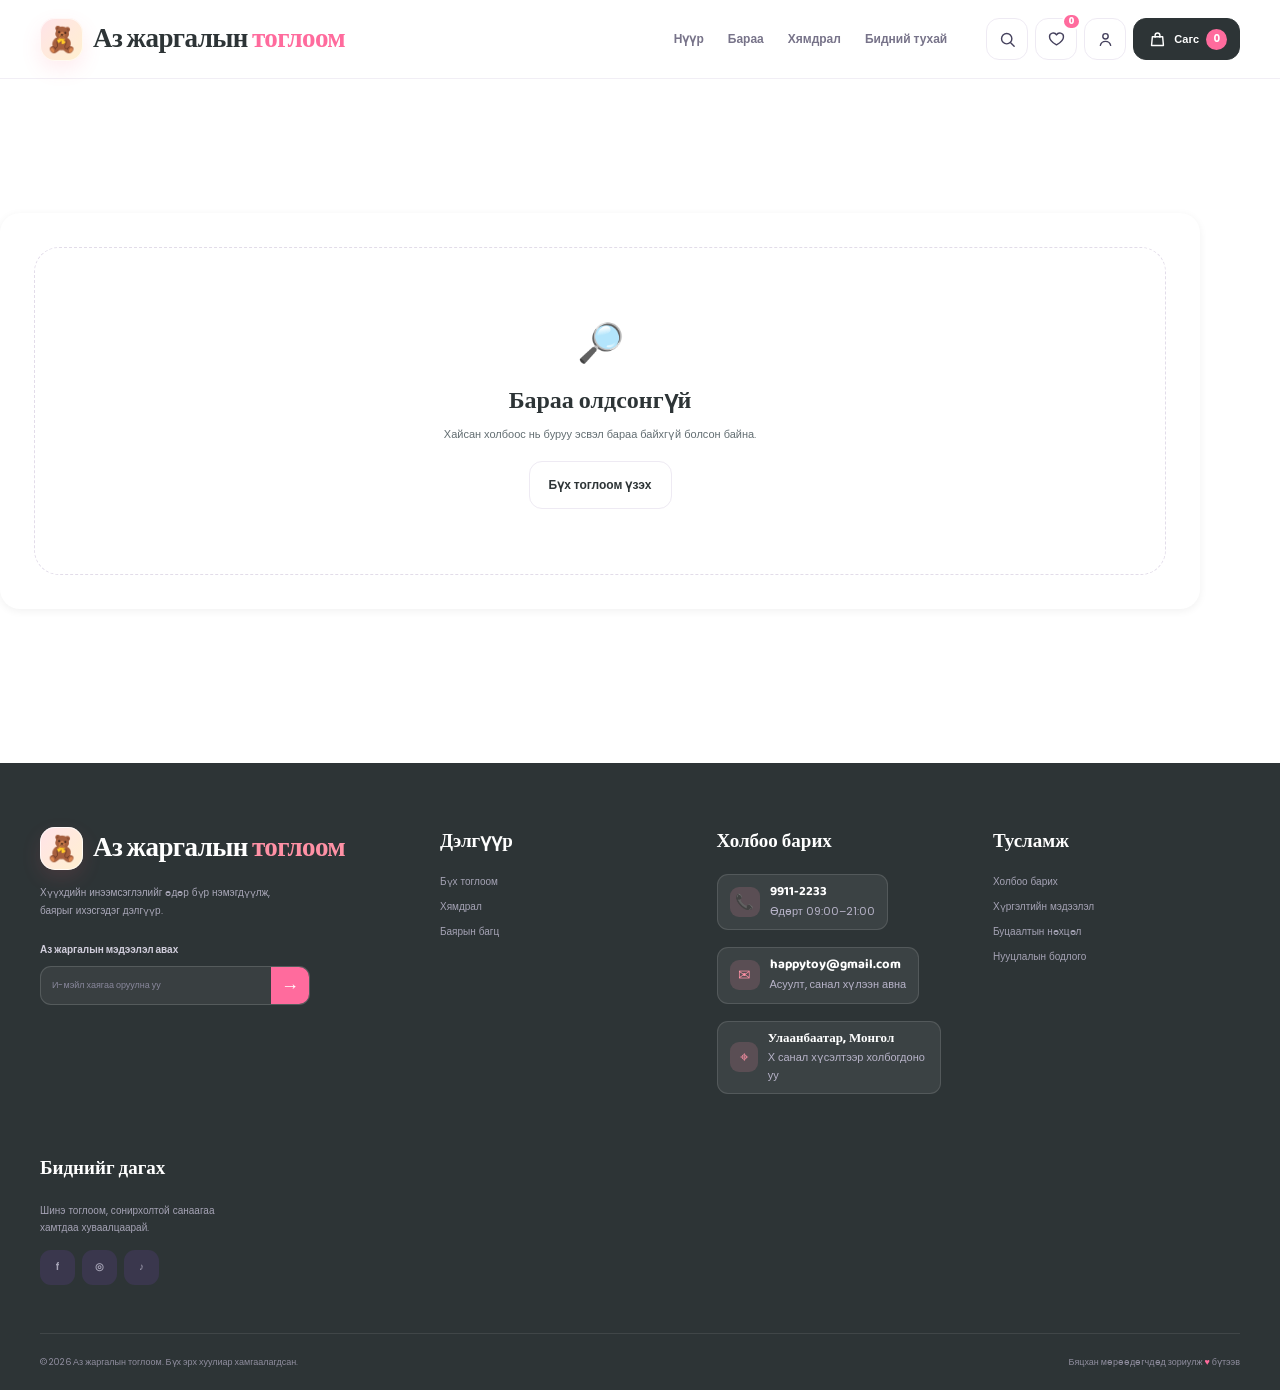
<file: product.html>
<!DOCTYPE html>
<html lang="mn">
<head>
    <meta charset="UTF-8">
    <meta name="viewport" content="width=device-width, initial-scale=1.0">
    <meta name="description" content="Тоглоом болон баярын багцад дэлгэрэнгүй мэдээлэл.">
    <title>Бүтээгдэхүүн — Аз жаргалын тоглоом</title>

    <link rel="preconnect" href="https://fonts.googleapis.com">
    <link rel="preconnect" href="https://fonts.gstatic.com" crossorigin>
    <link href="https://fonts.googleapis.com/css2?family=Baloo+2:wght@400;500;600;700;800&family=Poppins:wght@400;500;600;700;800&display=swap" rel="stylesheet">


    <link rel="stylesheet" href="style.css">
</head>
<body data-page="product">
<!-- Иконкны sprite -->
    <svg class="svg-sprite" aria-hidden="true" xmlns="http://www.w3.org/2000/svg">
        <symbol id="icon-search" viewBox="0 0 24 24">
            <circle cx="11" cy="11" r="6.5" fill="none" stroke="currentColor" stroke-width="1.8"/>
            <path d="m16 16 4.4 4.4" fill="none" stroke="currentColor" stroke-linecap="round" stroke-width="1.8"/>
        </symbol>
        <symbol id="icon-heart" viewBox="0 0 24 24">
            <path d="M20.8 8.7c0 5-8.8 10-8.8 10s-8.8-5-8.8-10A4.7 4.7 0 0 1 12 6.2a4.7 4.7 0 0 1 8.8 2.5Z" fill="none" stroke="currentColor" stroke-linejoin="round" stroke-width="1.8"/>
        </symbol>
        <symbol id="icon-bag" viewBox="0 0 24 24">
            <path d="M5.5 8.5h13l1 11h-15l1-11Z" fill="none" stroke="currentColor" stroke-linejoin="round" stroke-width="1.8"/>
            <path d="M9 9V6.7a3 3 0 0 1 6 0V9" fill="none" stroke="currentColor" stroke-linecap="round" stroke-width="1.8"/>
        </symbol>
        <symbol id="icon-user" viewBox="0 0 24 24">
            <circle cx="12" cy="8" r="3.4" fill="none" stroke="currentColor" stroke-width="1.8"/>
            <path d="M5.5 19.4a6.7 6.7 0 0 1 13 0" fill="none" stroke="currentColor" stroke-linecap="round" stroke-width="1.8"/>
        </symbol>
        <symbol id="icon-arrow" viewBox="0 0 24 24">
            <path d="M5 12h13M13 6l6 6-6 6" fill="none" stroke="currentColor" stroke-linecap="round" stroke-linejoin="round" stroke-width="1.9"/>
        </symbol>
        <symbol id="icon-chevron" viewBox="0 0 24 24">
            <path d="m7 9 5 5 5-5" fill="none" stroke="currentColor" stroke-linecap="round" stroke-linejoin="round" stroke-width="2"/>
        </symbol>
        <symbol id="icon-close" viewBox="0 0 24 24">
            <path d="m6 6 12 12M18 6 6 18" fill="none" stroke="currentColor" stroke-linecap="round" stroke-width="2"/>
        </symbol>
        <symbol id="icon-menu" viewBox="0 0 24 24">
            <path d="M4 7h16M4 12h16M4 17h16" fill="none" stroke="currentColor" stroke-linecap="round" stroke-width="2"/>
        </symbol>
        <symbol id="icon-spark" viewBox="0 0 24 24">
            <path d="m12 2 1.7 6.3L20 10l-6.3 1.7L12 18l-1.7-6.3L4 10l6.3-1.7L12 2Z" fill="currentColor"/>
        </symbol>
        <symbol id="icon-check" viewBox="0 0 24 24">
            <path d="m5 12 4.5 4.5L19 7" fill="none" stroke="currentColor" stroke-linecap="round" stroke-linejoin="round" stroke-width="2.2"/>
        </symbol>
    </svg>

<header class="site-header" id="siteHeader">
        <div class="container navbar">
            <a href="index.html" class="brand" aria-label="Аз жаргалын тоглоом нүүр хуудас руу буцах">
                <span class="brand-mark">🧸</span>
                <span class="brand-name">Аз жаргалын <strong>тоглоом</strong></span>
            </a>

            <nav class="main-nav" id="mainNav" aria-label="Үндсэн цэс">
                <a href="index.html" class="nav-link" data-nav-page="home">Нүүр</a>
                <a href="products.html" class="nav-link" data-nav-page="products">Бараа</a>
                <a href="sales.html" class="nav-link" data-nav-page="sales">Хямдрал</a>
                <a href="about.html" class="nav-link" data-nav-page="about">Бидний тухай</a>
                
            </nav>

            <div class="nav-actions">
                <button class="icon-button" data-action="open-search" aria-label="Хайх">
                    <svg class="icon"><use href="#icon-search"></use></svg>
                </button>
                <button class="icon-button" data-action="open-wishlist" aria-label="Хүссэн бараа">
                    <svg class="icon"><use href="#icon-heart"></use></svg>
                    <span class="action-count" id="wishlistCount">0</span>
                </button>
                <button class="icon-button account-button" data-action="open-account" aria-label="Бүртгэл ба нэвтрэх" id="accountButton">
                    <svg class="icon"><use href="#icon-user"></use></svg>
                    <span class="account-name" id="accountName" hidden></span>
                    <span class="account-dot" id="accountDot" aria-hidden="true" hidden></span>
                </button>
                <button class="cart-trigger" data-action="open-cart">
                    <svg class="icon"><use href="#icon-bag"></use></svg>
                    <span class="cart-label">Сагс</span>
                    <span class="cart-count" id="cartCount">0</span>
                </button>
                <button class="menu-toggle" data-action="toggle-menu" aria-label="Цэс нээх" aria-expanded="false">
                    <svg class="icon menu-icon"><use href="#icon-menu"></use></svg>
                </button>
            </div>
        </div>
    </header>

    <main>
        <section class="section product-page-section">
            <div class="container page-panel">
                <div id="pageDetail"></div>
            </div>
        </section>
</main>

<footer class="site-footer">
        <div class="container footer-top">
            <div class="footer-brand"><a href="index.html" class="brand brand-footer"><span class="brand-mark">🧸</span><span class="brand-name">Аз жаргалын <strong>тоглоом</strong></span></a><p>Хүүхдийн инээмсэглэлийг өдөр бүр нэмэгдүүлж, баярыг ихэсгэдэг дэлгүүр.</p><div class="newsletter"><label for="emailInput">Аз жаргалын мэдээлэл авах</label><div><input id="emailInput" type="email" placeholder="И-мэйл хаягаа оруулна уу"><button data-action="subscribe" aria-label="Мэдээлэл авах">→</button></div></div></div>
            <div class="footer-column"><h3>Дэлгүүр</h3><a href="products.html">Бүх тоглоом</a><a href="sales.html">Хямдрал</a><a href="gift-bundles.html">Баярын багц</a></div>
            <div class="footer-column footer-contact"><h3>Холбоо барих</h3><a class="contact-item" href="tel:99112233"><span>📞</span><div><strong>9911-2233</strong><small>Өдөрт 09:00–21:00</small></div></a><a class="contact-item" href="mailto:happytoy@gmail.com"><span>✉</span><div><strong>happytoy@gmail.com</strong><small>Асуулт, санал хүлээн авна</small></div></a><a class="contact-item" href="contact.html"><span>⌖</span><div><strong>Улаанбаатар, Монгол</strong><small>Х санал хүсэлтээр холбогдоно уу</small></div></a></div><div class="footer-column"><h3>Тусламж</h3><a href="contact.html">Холбоо барих</a><a href="about.html#shipping">Хүргэлтийн мэдээлэл</a><a href="about.html#returns">Буцаалтын нөхцөл</a><a href="about.html#privacy">Нууцлалын бодлого</a></div>
            <div class="footer-column"><h3>Биднийг дагах</h3><p class="footer-small">Шинэ тоглоом, сонирхолтой санаагаа хамтдаа хуваалцаарай.</p><div class="socials"><a href="https://www.facebook.com/" aria-label="Facebook">f</a><a href="https://www.instagram.com/" aria-label="Instagram">◎</a><a href="https://www.tiktok.com/" aria-label="TikTok">♪</a></div></div>
        </div>
        <div class="container footer-bottom"><p>© <span id="currentYear"></span> Аз жаргалын тоглоом. Бүх эрх хуулиар хамгаалагдсан.</p><span>Бяцхан мөрөөдөгчдөд зориулж <b>♥</b> бүтээв</span></div>
    </footer>

<!-- Overlay -->
    <div class="page-overlay" id="pageOverlay" data-action="close-panels"></div>

    <!-- Search modal -->
    <div class="search-modal" id="searchModal" role="dialog" aria-modal="true" aria-labelledby="searchTitle" aria-hidden="true">
        <div class="search-modal-card">
            <button class="modal-close" data-action="close-search" aria-label="Хайх цонхыг хаах"><svg class="icon"><use href="#icon-close"></use></svg></button>
            <span class="modal-kicker">ХАЙЛТ</span>
            <h2 id="searchTitle">Юу хайж байна?</h2>
            <form class="modal-search-form" id="searchForm"><svg class="icon"><use href="#icon-search"></use></svg><input id="modalSearchInput" type="search" placeholder="Жишээ: машин, чихмэл, бамбуруш..." autocomplete="off"><button type="submit">Хайх <svg class="icon"><use href="#icon-arrow"></use></svg></button></form>
            <div class="search-suggest" id="modalSuggest" role="listbox" hidden></div>
            <div class="search-suggestions"><span>Хурдан хайлт:</span><button data-search-value="чихмэл">чихмэл</button><button data-search-value="машин">машин</button><button data-search-value="бамбуруш">бамбуруш</button><button data-search-value="хүүхэлдэй">хүүхэлдэй</button></div>
        </div>
    </div>

    <!-- Cart drawer -->
    <aside class="drawer cart-drawer" id="cartDrawer" aria-label="Таны сагс" aria-hidden="true">
        <div class="drawer-header"><div><span class="drawer-kicker">АЗ ЖАРГАЛЫН ТОГЛООМ</span><h2>Таны сагс <span id="drawerCartCount">(<span id="cartQuantityInline">0</span>)</span></h2></div><button class="modal-close" data-action="close-cart" aria-label="Сагс хаах"><svg class="icon"><use href="#icon-close"></use></svg></button></div>
        <div class="drawer-items" id="cartItems"></div>
        <div class="drawer-footer" id="cartFooter">
            <div class="cart-summary"><span>Нийт</span><strong id="cartTotal">0₮</strong></div>
            <div class="shipping-promo" id="drawerShippingPromo"></div>
            <button class="button button-primary checkout-button" data-action="checkout">Захиалга өгөх <svg class="icon"><use href="#icon-arrow"></use></svg></button>
        </div>
    </aside>

    <!-- Wishlist drawer -->
    <aside class="drawer wishlist-drawer" id="wishlistDrawer" aria-label="Хүссэн бараа" aria-hidden="true">
        <div class="drawer-header"><div><span class="drawer-kicker">ТАНЫ ХАДГАЛСАН</span><h2>Хүссэн бараа <span class="drawer-count" id="wishlistCountInline">(0)</span></h2></div><button class="modal-close" data-action="close-wishlist" aria-label="Хүссэн бараа хаах"><svg class="icon"><use href="#icon-close"></use></svg></button></div>
        <div class="drawer-items" id="wishlistItems"></div>
        <div class="drawer-footer"><button class="button button-primary" data-action="go-products">Бүх тоглоом үзэх <svg class="icon"><use href="#icon-arrow"></use></svg></button></div>
    </aside>

    <!-- Checkout modal -->
    <div class="checkout-modal" id="checkoutModal" role="dialog" aria-modal="true" aria-labelledby="checkoutTitle" aria-hidden="true">
        <div class="checkout-card is-wide">
            <button class="modal-close" data-action="close-checkout" aria-label="Захиалгын цонхыг хаах"><svg class="icon"><use href="#icon-close"></use></svg></button>
            <div class="checkout-success-mark"><svg class="icon"><use href="#icon-spark"></use></svg></div>
            <span class="modal-kicker">СҮҮЛИЙН АЛХАМ</span><h2 id="checkoutTitle">Захиалгаа баталгаажуулъя</h2><p>Хүргэлтийн мэдээллийг бөглөсний дараа бид тун удалгүй тантай холбогдоно.</p>
            <form id="checkoutForm" class="checkout-form" novalidate>
                <div class="checkout-options" id="checkoutOptions">
                    <div class="option-group">
                        <span class="option-group-title">Хүргэлтийн сонголт</span>
                        <div class="option-cards" id="checkoutDelivery" role="radiogroup" aria-label="Хүргэлтийн сонголт">
                            <label class="option-card"><input type="radio" name="checkoutDelivery" value="delivery" checked><span class="option-icon" aria-hidden="true">🚚</span><b>Гэрт хүргүүлэх</b><small>Хаягаа болон хүргэлтийн тайлбараа оруулна</small></label>
                            <label class="option-card"><input type="radio" name="checkoutDelivery" value="pickup"><span class="option-icon" aria-hidden="true">🏬</span><b>Өөрөө очиж авах</b><small>Дэлгүүрийн цэгээс (Улаанбаатар) авна · хүргэлтийн төлбөргүй</small></label>
                        </div>
                    </div>
                    <div class="option-group">
                        <span class="option-group-title">Төлбөрийн арга</span>
                        <div class="option-cards" id="checkoutPayment" role="radiogroup" aria-label="Төлбөрийн арга">
                            <label class="option-card"><input type="radio" name="checkoutPayment" value="card" checked><span class="option-icon" aria-hidden="true">💳</span><b>Банкны карт</b><small>Картын төлбөр — демо сонголт</small></label>
                            <label class="option-card"><input type="radio" name="checkoutPayment" value="qpay"><span class="option-icon" aria-hidden="true">📱</span><b>QPay</b><small>QR төлбөр — демо сонголт</small></label>
                        </div>
                        <small class="option-note" id="checkoutPaymentNote"></small>
                    </div>
                </div>
                <div class="checkout-grid">
                    <div class="form-field"><label for="checkoutName">Хүлээн авагчийн бүтэн нэр</label><input id="checkoutName" type="text" placeholder="Нэр оруулна уу" autocomplete="name" required><small class="field-error" data-error-for="checkoutName"></small></div>
                    <div class="form-field"><label for="checkoutPhone">Холбоо барих утас</label><input id="checkoutPhone" type="tel" placeholder="9911-2233" autocomplete="tel" required><small class="field-error" data-error-for="checkoutPhone"></small></div>
                </div>
                <div class="checkout-grid" id="checkoutAddressFields">
                    <div class="form-field"><label for="checkoutCity">Хот, аймаг</label><input id="checkoutCity" type="text" list="cityList" placeholder="Улаанбаатар" required><small class="field-error" data-error-for="checkoutCity"></small></div>
                    <div class="form-field"><label for="checkoutDistrict">Дүүрэг, сум</label><input id="checkoutDistrict" type="text" list="districtList" placeholder="Баянзүрх" required><small class="field-error" data-error-for="checkoutDistrict"></small></div>
                    <div class="form-field"><label for="checkoutKhoroo">Хороо, баг</label><input id="checkoutKhoroo" type="text" placeholder="Хороо 12 (шаардлагагүй бол хөнгөн)"></div>
                    <div class="form-field"><label for="checkoutStreet">Гудамж, байрны дугаар</label><input id="checkoutStreet" type="text" placeholder="Сөүлийн гудамж 9, Б байр" required><small class="field-error" data-error-for="checkoutStreet"></small></div>
                    <div class="form-field"><label for="checkoutExtra">Орц, давхар, хаалга</label><input id="checkoutExtra" type="text" placeholder="Хаалга 2, 5 давхар (шаардлагагүй)"></div>
                    <div class="form-field form-message"><label for="checkoutNote">Хүргэлтийн заавар</label><textarea id="checkoutNote" rows="2" placeholder="Авах, ажиллах хугацаа, онцгой байдал болон заавар..."></textarea></div>
                </div>
                <div class="pickup-card" id="checkoutPickupWrap" hidden>
                    <b>🏬 Өөрөө очиж авах цэг</b>
                    <p>Дэлгүүрийн цэг: Улаанбаатар, Монгол · Утас: 9911-2233. Авах цэгийн нарийвчилсан хаягийг захиалга баталгаажуулахад 9911-2233 дугаараар бид танд илгээнэ.</p>
                </div>
                <div class="form-check" id="checkoutSaveWrap"><input type="checkbox" id="checkoutSaveAddress" checked><label for="checkoutSaveAddress">Энэ хаягийг профайлд хадгалах</label></div>
                <div class="checkout-summary" id="checkoutSummary">
                    <div class="summary-row"><span>Төлбөрийн арга</span><b id="checkoutSummaryPayment">Банкны карт (демо төлбөр)</b></div>
                    <div class="summary-row"><span>Хүргэлт</span><b id="checkoutSummaryDelivery">Гэрт хүргүүлэх</b></div>
                    <div class="summary-row"><span>Барааны дүн</span><b id="checkoutSubtotal">0₮</b></div>
                    <div class="summary-row"><span>Хүргэлтийн төлбөр</span><b id="checkoutShippingFee">Үнэгүй</b></div>
                    <div class="order-total-line" id="checkoutTotalLine"><span id="checkoutItemHint">Нийт дүн</span><strong id="checkoutTotal">0₮</strong></div></div>
                
                <button class="button button-primary" type="submit" id="checkoutSubmit">Захиалгыг баталгаажуулах <svg class="icon"><use href="#icon-check"></use></svg></button>
            </form>
            <small class="secure-note"><span>♧</span> Энэ нь демо захиалгын форм бөгөөд төлбөр авахгүй.</small>
        </div>
        <datalist id="cityList">
            <option value="Улаанбаатар"></option><option value="Орхон"></option><option value="Дархан-Уул"></option><option value="Сэлэнгэ"></option><option value="Төв"></option><option value="Хөвсгөл"></option><option value="Булган"></option><option value="Хэнтий"></option><option value="Дорноговь"></option><option value="Дундговь"></option><option value="Өвөрхангай"></option><option value="Увс"></option><option value="Завхан"></option><option value="Архангай"></option><option value="Баянхонгор"></option><option value="Баян-Өлгий"></option><option value="Говь-Алтай"></option><option value="Ховд"></option>
        </datalist>
        <datalist id="districtList">
            <option value="Баянзүрх"></option><option value="Сүхбаатар"></option><option value="Хан-Уул"></option><option value="Баянгол"></option><option value="Чингэлтэй"></option><option value="Сонгинохайрхан"></option><option value="Багануур"></option><option value="Багахангай"></option><option value="Налаих"></option>
        </datalist>
    </div>

    <!-- Success modal -->
    <div class="success-modal" id="successModal" role="dialog" aria-modal="true" aria-hidden="true"><div class="success-card"><div class="success-icon">✓</div><span class="modal-kicker">БАЯР ХҮРГЭЖ БАЙНА!</span><h2>Захиалга хүлээн авлаа!</h2><p id="successMessage">Таны захиалгыг хүлээн авлаа. Ажилтнууд бид тун удалгүй тантай холбогдоно.</p><button class="button button-primary" data-action="close-success">Үргэлжлүүлэх <svg class="icon"><use href="#icon-arrow"></use></svg></button></div></div>

    <div class="toast" id="toast" role="status" aria-live="polite"><span class="toast-icon">✓</span><span id="toastMessage">Амжилттай</span></div>
    <button class="back-to-top" id="backToTop" aria-label="Хуудасны дээд хэсэгт буцах">↑</button>

    <noscript><div class="noscript-message">Энэ дэлгүүрийг ашиглахын тулд JavaScript-ийг идэвхжүүлнэ үү.</div></noscript>
        <noscript><div class="noscript-message">Энэ дэлгүүрийг ашиглахын тулд JavaScript-ийг идэвхжүүлнэ үү.</div></noscript>
    <script src="script.js"></script>
</body>
</html>
</file>
<file: style.css>
/* ============================================
   Happy Toy — style.css
   ============================================ */

/* --- Design Tokens --- */
:root {
    --font-heading: "Baloo 2", cursive;
    --font-body: "Poppins", sans-serif;

    /* Colors */
    --color-primary: #ff6b9d;
    --color-primary-dark: #e8558a;
    --color-primary-light: #fff0f3;
    --color-secondary: #4ecdc4;
    --color-accent: #ffe66d;


    --color-purple: #a78bfa;
    --color-pink: #ffb3c6;

    --color-blue: #74b9ff;
    --color-yellow: #fdcb6e;
    --color-lavender: #dcd6ff;
    --color-mint: #b8f0e0;
    --color-coral: #ff8a80;

    --color-dark: #2d3436;
    --color-gray: #636e72;
    --color-gray-light: #b2bec3;
    --color-light: #f8f9fa;
    --color-white: #ffffff;

    /* Shadows */
    --shadow-sm: 0 2px 8px rgba(0, 0, 0, 0.06);
    --shadow-md: 0 4px 20px rgba(0, 0, 0, 0.1);
    --shadow-lg: 0 8px 40px rgba(0, 0, 0, 0.12);
    --shadow-xl: 0 12px 60px rgba(0, 0, 0, 0.15);

    /* Border Radius */
    --radius-sm: 8px;
    --radius-md: 12px;
    --radius-lg: 20px;
    --radius-xl: 28px;
    --radius-full: 50%;

    /* Transitions */
    --transition: 0.3s cubic-bezier(0.4, 0, 0.2, 1);
    --transition-fast: 0.15s ease;

    /* Layout */
    --header-height: 72px;
    --announcement-height: 40px;
    --container: 1200px;
}

/* --- Reset & Base --- */
*,
*::before,
*::after {
    margin: 0;
    padding: 0;
    box-sizing: border-box;
}

html {
    scroll-behavior: smooth;
    scroll-padding-top: calc(var(--header-height) + 20px);
}

body {
    font-family: var(--font-body);
    color: var(--color-dark);
    background: var(--color-white);
    line-height: 1.6;
    overflow-x: hidden;
    -webkit-font-smoothing: antialiased;
}

body.no-scroll {
    overflow: hidden;
}

img {
    max-width: 100%;
    display: block;
}

a {
    text-decoration: none;
    color: inherit;
}

button {
    cursor: pointer;
    border: none;
    background: none;
    font-family: inherit;
    font-size: inherit;
    -webkit-tap-highlight-color: transparent;
}

input,
select,
textarea {
    font-family: inherit;
    font-size: inherit;
}

[hidden] {
    display: none !important;
}

::selection {
    color: var(--color-white);
    background: var(--color-primary);
}

:focus-visible {
    outline: 3px solid rgba(255, 107, 157, 0.35);
    outline-offset: 3px;
}

/* --- Utilities --- */
.container {
    width: min(var(--container), calc(100% - 48px));
    margin-inline: auto;
}

.sr-only {
    position: absolute;
    width: 1px;
    height: 1px;
    padding: 0;
    margin: -1px;
    overflow: hidden;
    clip: rect(0, 0, 0, 0);
    white-space: nowrap;
    border: 0;
}

.icon {
    width: 19px;
    height: 19px;
    flex: 0 0 auto;
    display: inline-block;
    vertical-align: middle;
}

.svg-sprite {
    position: absolute;
    width: 0;
    height: 0;
    overflow: hidden;
}

/* ============================================
   Announcement Bar
   ============================================ */
.announcement-bar {
    position: relative;
    z-index: 1100;
    color: var(--color-white);
    background: var(--color-dark);
    font-size: 11px;
    font-weight: 600;
    letter-spacing: 0.02em;
}

.announcement-inner {
    min-height: 36px;
    display: flex;
    align-items: center;
    justify-content: center;
    position: relative;
}

.announcement-icon {
    display: inline-block;
    margin-right: 6px;
    color: var(--color-accent);
    font-size: 13px;
}

.announcement-link {
    position: absolute;
    right: 0;
    display: inline-flex;
    align-items: center;
    gap: 7px;
    color: #ffb3c1;
    transition: color 0.2s ease;
}

.announcement-link:hover {
    color: var(--color-white);
}

.announcement-link span {
    font-size: 15px;
    transition: transform 0.2s ease;
}

.announcement-link:hover span {
    transform: translateX(3px);
}

/* ============================================
   Header & Navigation
   ============================================ */
.site-header {
    position: sticky;
    top: 0;
    z-index: 1000;
    border-bottom: 1px solid rgba(238, 234, 243, 0.8);
    background: rgba(255, 255, 255, 0.82);
    backdrop-filter: blur(18px);
    -webkit-backdrop-filter: blur(18px);
    transition: box-shadow 0.25s ease, background 0.25s ease;
}

.site-header.is-scrolled {
    background: rgba(255, 255, 255, 0.95);
    box-shadow: 0 8px 30px rgba(55, 43, 79, 0.07);
}

.navbar {
    min-height: 78px;
    display: flex;
    align-items: center;
    justify-content: space-between;
    gap: 28px;
}

.brand {
    display: inline-flex;
    align-items: center;
    gap: 10px;
    flex: 0 0 auto;
    color: var(--color-dark);
}

.brand-mark {
    width: 43px;
    height: 43px;
    display: grid;
    place-items: center;
    border-radius: 15px;
    background: linear-gradient(135deg, #ffe3e9, #fff0cf);
    box-shadow: inset 0 0 0 1px rgba(255, 255, 255, 0.7), 0 8px 20px rgba(255, 97, 124, 0.12);
    font-size: 25px;
    line-height: 1;
}

.brand-name {
    font-family: var(--font-heading);
    font-size: 27px;
    font-weight: 700;
    line-height: 1;
    letter-spacing: -0.6px;
    white-space: nowrap;
}

.brand-name strong,
.brand-footer .brand-name strong {
    color: var(--color-primary);
}

.main-nav {
    display: flex;
    align-items: center;
    gap: 2px;
    margin-left: auto;
}

.nav-link {
    position: relative;
    padding: 10px 11px;
    color: #777389;
    font-size: 12px;
    font-weight: 600;
    white-space: nowrap;
    transition: color 0.2s ease;
}

.nav-link::after {
    position: absolute;
    right: 50%;
    bottom: 2px;
    width: 0;
    height: 3px;
    border-radius: 4px;
    background: var(--color-primary);
    content: "";
    transform: translateX(50%);
    transition: width 0.25s var(--transition);
}

.nav-link:hover,
.nav-link.active {
    color: var(--color-primary);
}

.nav-link:hover::after,
.nav-link.active::after {
    width: 19px;
}

.nav-actions {
    display: flex;
    align-items: center;
    gap: 7px;
}

.icon-button,
.cart-trigger,
.menu-toggle {
    position: relative;
    display: grid;
    place-items: center;
    min-height: 42px;
    border: 1px solid #eeeaf3;
    border-radius: 13px;
    background: var(--color-white);
    transition: border-color 0.2s ease, color 0.2s ease, background 0.2s ease, transform 0.2s ease, box-shadow 0.2s ease;
}

.icon-button {
    width: 42px;
    color: #45415d;
}

.icon-button:hover,
.menu-toggle:hover {
    border-color: #ffc0cc;
    color: var(--color-primary);
    background: var(--color-primary-light);
    transform: translateY(-2px);
}

.action-count {
    position: absolute;
    top: -6px;
    right: -5px;
    min-width: 17px;
    height: 17px;
    display: grid;
    place-items: center;
    padding: 0 4px;
    border: 2px solid var(--color-white);
    border-radius: 20px;
    color: var(--color-white);
    background: var(--color-primary);
    font-size: 9px;
    font-weight: 800;
    line-height: 1;
}

.action-count:empty {
    display: none;
}

.cart-trigger {
    display: inline-flex;
    align-items: center;
    gap: 7px;
    padding: 0 12px 0 14px;
    border-color: var(--color-dark);
    color: var(--color-white);
    background: var(--color-dark);
    font-size: 11px;
    font-weight: 700;
}

.cart-trigger:hover {
    border-color: var(--color-primary);
    background: var(--color-primary);
    box-shadow: 0 10px 23px rgba(255, 97, 124, 0.2);
    transform: translateY(-2px);
}

.cart-count {
    min-width: 21px;
    height: 21px;
    display: grid;
    place-items: center;
    border-radius: 50%;
    color: var(--color-white);
    background: var(--color-primary);
    font-size: 10px;
    line-height: 1;
}

.cart-count:empty {
    display: none;
}

.cart-trigger.bump {
    animation: bump 0.35s var(--transition);
}

.menu-toggle {
    display: none;
    width: 42px;
}

.menu-toggle .icon {
    width: 21px;
    height: 21px;
}

/* ============================================
   Buttons & Links
   ============================================ */
.button {
    min-height: 48px;
    display: inline-flex;
    align-items: center;
    justify-content: center;
    gap: 10px;
    padding: 0 19px;
    border: 1px solid transparent;
    border-radius: 13px;
    font-size: 12px;
    font-weight: 700;
    white-space: nowrap;
    transition: transform 0.25s var(--transition), box-shadow 0.25s ease, background 0.25s ease, border-color 0.25s ease, color 0.25s ease;
}

.button .icon {
    width: 17px;
    height: 17px;
    transition: transform 0.25s var(--transition);
}

.button:hover .icon {
    transform: translateX(3px);
}

.button-primary {
    color: var(--color-white);
    background: linear-gradient(135deg, var(--color-primary), #ff8297);
    box-shadow: 0 12px 26px rgba(255, 97, 124, 0.22);
}

.button-primary:hover {
    box-shadow: 0 17px 34px rgba(255, 97, 124, 0.3);
    transform: translateY(-3px);
}

.button-ghost {
    border-color: #eeeaf3;
    color: var(--color-dark);
    background: var(--color-white);
}

.button-ghost:hover {
    border-color: #ffc0cc;
    color: var(--color-primary);
    background: var(--color-white);
    box-shadow: var(--shadow-sm);
    transform: translateY(-3px);
}

.button-light {
    color: var(--color-primary);
    background: var(--color-white);
    box-shadow: 0 10px 25px rgba(95, 36, 57, 0.13);
}

.button-light:hover {
    color: var(--color-primary-dark);
    box-shadow: 0 15px 30px rgba(95, 36, 57, 0.2);
    transform: translateY(-3px);
}

.text-link {
    display: inline-flex;
    align-items: center;
    gap: 8px;
    color: var(--color-primary);
    font-size: 12px;
    font-weight: 700;
    white-space: nowrap;
}

.text-link .icon {
    width: 16px;
    height: 16px;
    transition: transform 0.2s ease;
}

.text-link:hover .icon {
    transform: translateX(4px);
}

/* ============================================
   Hero Section
   ============================================ */
.hero {
    position: relative;
    min-height: 670px;
    display: flex;
    align-items: center;
    overflow: hidden;
    padding: 82px 0 70px;
}

.hero-glow {
    position: absolute;
    z-index: -1;
    border-radius: 50%;
    pointer-events: none;
    filter: blur(2px);
}

.hero-glow-one {
    width: 510px;
    height: 510px;
    top: -220px;
    left: -270px;
    background: #ffe5eb;
}

.hero-glow-two {
    width: 260px;
    height: 260px;
    right: -145px;
    bottom: -100px;
    background: #ece9ff;
}

.hero-layout {
    display: grid;
    grid-template-columns: minmax(0, 1fr) minmax(430px, 0.88fr);
    align-items: center;
    gap: 68px;
}

.eyebrow,
.section-kicker,
.hero-kicker,
.drawer-kicker,
.modal-kicker {
    display: inline-flex;
    align-items: center;
    gap: 7px;
    color: var(--color-primary);
    font-size: 10px;
    font-weight: 800;
    letter-spacing: 1.7px;
    line-height: 1.2;
}

.eyebrow {
    margin-bottom: 20px;
    padding: 8px 12px;
    border: 1px solid #ffdce4;
    border-radius: 50px;
    color: var(--color-primary);
    background: rgba(255, 240, 244, 0.85);
    letter-spacing: 1.2px;
}

.eyebrow-dot {
    width: 6px;
    height: 6px;
    border-radius: 50%;
    background: var(--color-primary);
    box-shadow: 0 0 0 4px rgba(255, 97, 124, 0.13);
}

.hero-copy {
    position: relative;
    z-index: 2;
    min-width: 0;
}

.hero-slides {
    position: relative;
    display: grid;
}

.hero-slide {
    grid-area: 1 / 1;
    display: flex;
    flex-direction: column;
    align-items: flex-start;
    justify-content: flex-start;
    opacity: 0;
    pointer-events: none;
    transform: translateX(22px);
    transition: opacity 0.5s ease, transform 0.65s var(--transition);
}

.hero-slide.is-active {
    opacity: 1;
    pointer-events: auto;
    transform: translateX(0);
}

.hero-kicker {
    margin-bottom: 10px;
    color: #a19cac;
    font-size: 10px;
    letter-spacing: 1.4px;
}

.hero-slide h1 {
    max-width: 630px;
    font-family: var(--font-heading);
    font-size: clamp(49px, 5.5vw, 76px);
    font-weight: 800;
    letter-spacing: -2.4px;
    line-height: 0.99;
}

.hero-slide h1 em,
.section-heading h2 em,
.center-heading h2 em,
.about-copy h2 em,
.contact-intro h2 em,
.sale-copy h2 em {
    position: relative;
    z-index: 0;
    color: var(--color-primary);
    font-style: normal;
}

.hero-slide h1 em::after,
.section-heading h2 em::after,
.center-heading h2 em::after,
.about-copy h2 em::after,
.contact-intro h2 em::after,
.sale-copy h2 em::after {
    position: absolute;
    z-index: -1;
    right: 1px;
    bottom: 1px;
    left: 2px;
    height: 9px;
    border-radius: 50%;
    background: #ffd6df;
    content: "";
}

.hero-description {
    max-width: 510px;
    margin-top: 22px;
    color: var(--color-gray);
    font-size: 14px;
    line-height: 1.85;
}

.hero-buttons {
    display: flex;
    flex-wrap: wrap;
    gap: 10px;
    margin-top: 27px;
}

.hero-stats {
    display: flex;
    align-items: center;
    gap: 28px;
    margin-top: 35px;
}

.hero-stats > div {
    display: flex;
    flex-direction: column;
    position: relative;
}

.hero-stats > div + div {
    padding-left: 28px;
}

.hero-stats > div + div::before {
    position: absolute;
    top: 3px;
    bottom: 3px;
    left: 0;
    width: 1px;
    background: #e2dce9;
    content: "";
}

.hero-stats strong {
    font-family: var(--font-heading);
    font-size: 26px;
    line-height: 1;
}

.hero-stats strong span {
    color: var(--color-primary);
    font-size: 17px;
}

.hero-stats small {
    margin-top: 6px;
    color: var(--color-gray);
    font-size: 10px;
}

.slider-controls {
    display: flex;
    align-items: center;
    gap: 12px;
    margin-top: 25px;
}

.slider-arrow {
    width: 31px;
    height: 31px;
    display: grid;
    place-items: center;
    border: 1px solid #eeeaf3;
    border-radius: 50%;
    color: #45415d;
    background: var(--color-white);
    font-size: 16px;
    line-height: 1;
    transition: color 0.2s ease, border-color 0.2s ease, transform 0.2s ease, background 0.2s ease;
}

.slider-arrow:hover {
    border-color: var(--color-primary);
    color: var(--color-primary);
    background: var(--color-primary-light);
    transform: scale(1.08);
}

.slider-dots {
    display: flex;
    align-items: center;
    gap: 6px;
}

.slider-dot {
    width: 7px;
    height: 7px;
    padding: 0;
    border-radius: 10px;
    background: #dbd5e4;
    transition: width 0.25s var(--transition), background 0.25s ease;
}

.slider-dot.is-active {
    width: 25px;
    background: var(--color-primary);
}

.slide-status {
    margin-left: 3px;
    color: #aaa6b5;
    font-family: var(--font-heading);
    font-size: 14px;
    letter-spacing: 1px;
}

.slide-status b {
    color: var(--color-dark);
    font-weight: 700;
}

/* Hero Visual */
.hero-visual {
    position: relative;
    min-height: 500px;
    display: grid;
    place-items: center;
}

.visual-orbit {
    position: absolute;
    border: 1px solid rgba(255, 97, 124, 0.15);
    border-radius: 50%;
    transform: rotate(-18deg);
}

.orbit-one {
    width: 445px;
    height: 285px;
}

.orbit-two {
    width: 370px;
    height: 430px;
    border-color: rgba(125, 112, 239, 0.15);
    transform: rotate(28deg);
}

.visual-sparkle {
    position: absolute;
    z-index: 4;
    color: var(--color-primary);
    font-size: 31px;
    animation: sparkle 3.2s ease-in-out infinite;
}

.sparkle-one {
    top: 45px;
    right: 46px;
}

.sparkle-two {
    bottom: 47px;
    left: 22px;
    color: var(--color-purple);
    font-size: 38px;
    animation-delay: 0.9s;
}

.hero-art {
    position: absolute;
    width: 380px;
    height: 455px;
    opacity: 0;
    pointer-events: none;
    transform: translateY(18px) scale(0.95);
    transition: opacity 0.5s ease, transform 0.7s var(--transition);
}

.hero-art.is-active {
    opacity: 1;
    pointer-events: auto;
    transform: translateY(0) scale(1);
}

.art-back-card {
    position: absolute;
    width: 295px;
    height: 355px;
    top: 65px;
    left: 43px;
    border-radius: 44% 44% 28% 28%;
    background: linear-gradient(145deg, #ffd5df, #ffb4c5);
    box-shadow: 0 27px 45px rgba(201, 102, 122, 0.18);
    transform: rotate(-7deg);
}

.art-back-card::after {
    position: absolute;
    right: 21px;
    bottom: 25px;
    width: 48px;
    height: 48px;
    border: 5px solid rgba(255, 255, 255, 0.34);
    border-radius: 50%;
    content: "";
}

.art-back-yellow {
    background: linear-gradient(145deg, #ffe9a5, #ffc95e);
    box-shadow: 0 27px 45px rgba(194, 144, 35, 0.15);
}

.art-back-lavender {
    background: linear-gradient(145deg, #dcd6ff, #aea5fb);
    box-shadow: 0 27px 45px rgba(103, 87, 187, 0.15);
}

.art-image-frame {
    position: absolute;
    z-index: 2;
    width: 285px;
    height: 330px;
    top: 36px;
    left: 48px;
    display: grid;
    place-items: center;
    overflow: hidden;
    border: 9px solid rgba(255, 255, 255, 0.55);
    border-radius: 45% 45% 27% 27%;
    background: linear-gradient(145deg, #c58e6a, #9c654c);
    box-shadow: inset 14px 15px 24px rgba(255, 255, 255, 0.19), inset -18px -22px 28px rgba(74, 37, 23, 0.17), 0 30px 45px rgba(102, 57, 36, 0.2);
    transform: rotate(4deg);
}

.art-image-frame::before,
.art-image-frame::after {
    position: absolute;
    z-index: -1;
    top: -27px;
    width: 92px;
    height: 92px;
    border-radius: 50%;
    background: #b87e5b;
    box-shadow: inset 7px 7px 14px rgba(255, 255, 255, 0.15);
    content: "";
}

.art-image-frame::before {
    left: 9px;
}

.art-image-frame::after {
    right: 9px;
}

.art-image-frame img {
    position: relative;
    z-index: 2;
    width: 100%;
    height: 100%;
    object-fit: cover;
    opacity: 0.9;
    mix-blend-mode: normal;
    transition: transform 0.5s var(--transition);
}

.hero-art.is-active .art-image-frame:hover img {
    transform: scale(1.08);
}

.art-emoji {
    position: absolute;
    z-index: 1;
    font-size: 150px;
    line-height: 1;
    filter: drop-shadow(0 14px 13px rgba(58, 33, 20, 0.18));
}

.art-image-frame img + .art-emoji,
.art-image-frame img:not([hidden]) + .art-emoji {
    opacity: 0;
}

.art-label {
    position: absolute;
    z-index: 5;
    display: flex;
    flex-direction: column;
    padding: 12px 16px;
    border: 1px solid rgba(255, 255, 255, 0.8);
    border-radius: 14px;
    background: rgba(255, 255, 255, 0.86);
    box-shadow: var(--shadow-md);
    backdrop-filter: blur(10px);
}

.art-label-top {
    top: 34px;
    left: 8px;
    transform: rotate(-7deg);
}

.art-label span {
    color: var(--color-primary);
    font-size: 9px;
    font-weight: 800;
    letter-spacing: 1px;
    text-transform: uppercase;
}

.art-label strong {
    margin-top: 3px;
    font-family: var(--font-heading);
    font-size: 16px;
    line-height: 1;
}

.art-note {
    position: absolute;
    z-index: 5;
    right: -4px;
    bottom: 27px;
    min-width: 87px;
    display: grid;
    grid-template-columns: 26px 1fr;
    grid-template-rows: auto auto;
    column-gap: 5px;
    padding: 11px 10px;
    border-radius: 16px;
    color: var(--color-white);
    background: var(--color-dark);
    box-shadow: 0 16px 30px rgba(39, 36, 59, 0.2);
    transform: rotate(5deg);
}

.art-note > span {
    grid-row: span 2;
    align-self: center;
    color: var(--color-accent);
    font-size: 22px;
    line-height: 1;
}

.art-note strong {
    font-family: var(--font-heading);
    font-size: 16px;
    line-height: 1;
}

.art-note small {
    color: #c0bdcc;
    font-size: 8px;
    line-height: 1.1;
}

/* ============================================
   Trust Strip
   ============================================ */
.trust-strip {
    border-top: 1px solid rgba(238, 234, 243, 0.8);
    border-bottom: 1px solid rgba(238, 234, 243, 0.8);
    background: rgba(255, 255, 255, 0.58);
}

.trust-items {
    min-height: 94px;
    display: grid;
    grid-template-columns: repeat(4, 1fr);
    align-items: center;
}

.trust-items > div {
    display: flex;
    align-items: center;
    justify-content: center;
    gap: 12px;
    position: relative;
}

.trust-items > div + div::before {
    position: absolute;
    top: 4px;
    bottom: 4px;
    left: 0;
    width: 1px;
    background: #eeeaf3;
    content: "";
}

.trust-icon {
    width: 36px;
    height: 36px;
    display: grid;
    place-items: center;
    border-radius: 12px;
    color: var(--color-primary);
    background: var(--color-primary-light);
    font-size: 20px;
}

.trust-items p {
    display: flex;
    flex-direction: column;
}

.trust-items strong {
    font-family: var(--font-heading);
    font-size: 18px;
    line-height: 1.1;
}

.trust-items small {
    margin-top: 3px;
    color: var(--color-gray);
    font-size: 9px;
}

/* ============================================
   Section Shared
   ============================================ */
.section {
    padding: 108px 0;
}

.section-heading {
    display: flex;
    align-items: end;
    justify-content: space-between;
    gap: 30px;
    margin-bottom: 34px;
}

.section-kicker {
    margin-bottom: 10px;
    color: var(--color-primary);
    font-size: 10px;
}

.section-heading h2,
.center-heading h2,
.about-copy h2,
.contact-intro h2 {
    font-family: var(--font-heading);
    font-size: clamp(34px, 4vw, 48px);
    font-weight: 700;
    letter-spacing: -1px;
    line-height: 1.05;
}

.heading-note {
    margin-bottom: 5px;
    color: var(--color-gray);
    font-size: 11px;
}

.center-heading {
    max-width: 580px;
    margin-inline: auto;
    text-align: center;
}

.center-heading p {
    max-width: 450px;
    margin: 15px auto 0;
    color: var(--color-gray);
    font-size: 12px;
    line-height: 1.8;
}

/* ============================================
   Categories
   ============================================ */
.categories-section {
    padding-bottom: 112px;
}

.categories-grid {
    display: grid;
    grid-template-columns: repeat(6, 1fr);
    gap: 14px;
}

.category-card {
    min-height: 194px;
    position: relative;
    display: flex;
    flex-direction: column;
    align-items: center;
    justify-content: center;
    overflow: hidden;
    border: 1px solid transparent;
    border-radius: 25px;
    text-align: center;
    transition: transform 0.3s var(--transition), box-shadow 0.3s ease, border-color 0.3s ease;
}

.category-card::before,
.category-card::after {
    position: absolute;
    border-radius: 50%;
    content: "";
}

.category-card::before {
    width: 125px;
    height: 125px;
    top: -53px;
    right: -35px;
    background: rgba(255, 255, 255, 0.38);
}

.category-card::after {
    width: 7px;
    height: 7px;
    right: 25px;
    bottom: 25px;
    background: rgba(255, 255, 255, 0.62);
}

.category-card:hover {
    border-color: rgba(255, 255, 255, 0.8);
    box-shadow: var(--shadow-md);
    transform: translateY(-7px);
}

.category-pink { background: #ffe3ea; }
.category-blue { background: #e1f2ff; }
.category-yellow { background: #fff0c4; }
.category-lavender { background: #ece8ff; }
.category-mint { background: #dcf7ed; }
.category-coral { background: #ffe8e6; }

.category-number {
    position: absolute;
    top: 17px;
    left: 18px;
    color: rgba(39, 36, 59, 0.32);
    font-size: 10px;
    font-weight: 800;
    letter-spacing: 1px;
}

.category-icon {
    width: 70px;
    height: 70px;
    display: grid;
    place-items: center;
    margin-bottom: 12px;
    border-radius: 22px;
    background: rgba(255, 255, 255, 0.72);
    box-shadow: 0 10px 20px rgba(62, 49, 74, 0.06);
    font-size: 36px;
    line-height: 1;
    transition: transform 0.3s var(--transition);
}

.category-card:hover .category-icon {
    transform: scale(1.1) rotate(-5deg);
}

.category-card strong {
    font-family: var(--font-heading);
    font-size: 21px;
    line-height: 1.1;
}

.category-card small {
    margin-top: 5px;
    color: #7d7989;
    font-size: 10px;
}

.category-arrow {
    position: absolute;
    right: 18px;
    bottom: 15px;
    color: rgba(39, 36, 59, 0.42);
    font-size: 16px;
    transition: transform 0.25s var(--transition), color 0.25s ease;
}

.category-card:hover .category-arrow {
    color: var(--color-primary);
    transform: translate(3px, -3px);
}

/* ============================================
   Products
   ============================================ */
.products-section {
    padding-top: 24px;
    padding-bottom: 116px;
}

.products-heading {
    align-items: end;
    margin-bottom: 20px;
}

.product-tools {
    display: flex;
    align-items: center;
    gap: 8px;
}

.search-field,
.select-field {
    position: relative;
    display: flex;
    align-items: center;
    height: 44px;
    border: 1px solid #eeeaf3;
    border-radius: 13px;
    background: var(--color-white);
    transition: border-color 0.2s ease, box-shadow 0.2s ease;
}

.search-field {
    width: 205px;
}

.search-field .icon {
    width: 16px;
    height: 16px;
    margin-left: 13px;
    color: var(--color-gray);
}

.search-field input {
    width: 100%;
    height: 100%;
    padding: 0 12px 0 8px;
    border: 0;
    outline: 0;
    color: var(--color-dark);
    background: transparent;
    font-size: 11px;
}

.search-field input::placeholder {
    color: #aaa6b5;
}

.select-field {
    width: 132px;
}

.sort-field {
    width: 141px;
}

.select-field select {
    width: 100%;
    height: 100%;
    padding: 0 30px 0 13px;
    border: 0;
    outline: 0;
    appearance: none;
    color: #45415d;
    background: transparent;
    cursor: pointer;
    font-size: 10px;
}

.select-field .icon {
    position: absolute;
    right: 10px;
    width: 14px;
    height: 14px;
    color: var(--color-gray);
    pointer-events: none;
}

.search-field:focus-within,
.select-field:focus-within {
    border-color: #ffafbf;
    box-shadow: 0 0 0 4px rgba(255, 97, 124, 0.08);
}

.results-line {
    min-height: 35px;
    display: flex;
    align-items: center;
    justify-content: space-between;
    margin-bottom: 13px;
}

.results-line p {
    color: var(--color-gray);
    font-size: 11px;
}

.results-line p strong {
    color: var(--color-dark);
}

.active-filter-wrap {
    display: inline-flex;
    align-items: center;
    gap: 8px;
    padding: 5px 8px 5px 11px;
    border-radius: 20px;
    color: #e84d6b;
    background: var(--color-primary-light);
    font-size: 10px;
    font-weight: 700;
}

.active-filter-wrap button {
    width: 17px;
    height: 17px;
    display: grid;
    place-items: center;
    border-radius: 50%;
    color: var(--color-white);
    background: var(--color-primary);
    font-size: 14px;
    line-height: 1;
}

.product-grid {
    display: grid;
    grid-template-columns: repeat(3, 1fr);
    gap: 18px;
}

.product-card {
    position: relative;
    min-width: 0;
    overflow: hidden;
    border: 1px solid #eeeaf3;
    border-radius: 23px;
    background: var(--color-white);
    box-shadow: 0 4px 0 rgba(55, 43, 79, 0.015);
    transition: transform 0.35s var(--transition), box-shadow 0.35s ease, border-color 0.35s ease;
}

.product-card:hover {
    border-color: transparent;
    box-shadow: var(--shadow-md);
    transform: translateY(-7px);
}

.product-image {
    height: 238px;
    position: relative;
    display: grid;
    place-items: center;
    overflow: hidden;
    background: linear-gradient(145deg, #fff2f5, #f6f2ff);
}

.product-card:nth-child(3n+2) .product-image { background: linear-gradient(145deg, #eef7ff, #f4f1ff); }
.product-card:nth-child(3n) .product-image { background: linear-gradient(145deg, #fff8e4, #fff0f1); }

.product-image::before {
    position: absolute;
    width: 175px;
    height: 175px;
    border-radius: 50%;
    background: rgba(255, 255, 255, 0.56);
    content: "";
    transition: transform 0.45s var(--transition);
}

.product-card:hover .product-image::before {
    transform: scale(1.12);
}

.product-image > img,
.product-image > .product-fallback {
    position: absolute;
    top: 12%;
    left: 12%;
    z-index: 1;
    width: 76%;
    height: 76%;
    object-fit: contain;
    transition: transform 0.45s var(--transition);
}

.product-image > img {
    z-index: 2;
}

.product-card:hover .product-image > img,
.product-card:hover .product-image > .product-fallback {
    transform: scale(1.08) rotate(2deg);
}

/* Зураг ачаалагдах хүртэл нууж, дараа нь зөөлөн гаргаж ирнэ */
.product-image > img,
.gallery-tile img,
.cart-item-image img,
.wishlist-item-image img {
    opacity: 0;
    transition: opacity 0.4s ease, transform 0.45s var(--transition);
}

.product-image > img.is-ready,
.gallery-tile img.is-ready,
.cart-item-image img.is-ready,
.wishlist-item-image img.is-ready {
    opacity: 1;
}

.product-fallback {
    display: grid;
    place-items: center;
    font-size: 95px;
    line-height: 1;
}

.product-fallback[hidden] {
    display: none;
}

.product-badge,
.product-discount {
    position: absolute;
    z-index: 4;
    top: 13px;
    left: 13px;
    padding: 6px 9px;
    border-radius: 8px;
    color: var(--color-white);
    font-size: 9px;
    font-weight: 800;
    letter-spacing: 0.6px;
}

.product-badge { background: var(--color-purple); }
.product-discount { background: var(--color-primary); }

.product-category-tag {
    position: absolute;
    z-index: 3;
    bottom: 12px;
    left: 13px;
    padding: 5px 8px;
    border: 1px solid rgba(255, 255, 255, 0.7);
    border-radius: 7px;
    color: #45415d;
    background: rgba(255, 255, 255, 0.7);
    font-size: 9px;
    font-weight: 600;
    backdrop-filter: blur(5px);
}

.wishlist-button {
    position: absolute;
    z-index: 4;
    top: 11px;
    right: 12px;
    width: 35px;
    height: 35px;
    display: grid;
    place-items: center;
    border: 1px solid rgba(235, 224, 233, 0.8);
    border-radius: 50%;
    color: #a5a0ad;
    background: rgba(255, 255, 255, 0.88);
    transition: color 0.2s ease, background 0.2s ease, transform 0.2s ease, border-color 0.2s ease;
}

.wishlist-button .icon {
    width: 17px;
    height: 17px;
}

.wishlist-button:hover {
    border-color: #ffc0cc;
    color: var(--color-primary);
    background: var(--color-primary-light);
    transform: scale(1.08);
}

.wishlist-button.is-active {
    border-color: var(--color-primary);
    color: var(--color-white);
    background: var(--color-primary);
}

.wishlist-button.is-active .icon {
    fill: currentColor;
}

.product-info {
    padding: 16px 17px 18px;
}

.product-rating {
    display: flex;
    align-items: center;
    gap: 5px;
    color: #ffb52e;
    font-size: 10px;
    letter-spacing: 1px;
}

.product-rating span {
    color: #aaa6b5;
    font-size: 9px;
    letter-spacing: 0;
}

.product-info h3 {
    margin-top: 7px;
    font-family: var(--font-heading);
    font-size: 20px;
    line-height: 1.15;
}

.product-info > p {
    min-height: 38px;
    margin-top: 6px;
    color: var(--color-gray);
    font-size: 10px;
    line-height: 1.6;
}

.price-row {
    display: flex;
    align-items: end;
    justify-content: space-between;
    gap: 10px;
    margin-top: 14px;
}

.price-copy {
    display: flex;
    flex-direction: column;
}

.price-copy del {
    color: #aaa6b5;
    font-size: 10px;
}

.price-copy strong {
    margin-top: 1px;
    color: var(--color-primary);
    font-family: var(--font-heading);
    font-size: 22px;
    line-height: 1;
}

.add-button {
    width: 40px;
    height: 40px;
    display: grid;
    place-items: center;
    border-radius: 12px;
    color: var(--color-white);
    background: var(--color-dark);
    font-size: 25px;
    line-height: 1;
    transition: background 0.25s ease, transform 0.3s var(--transition), box-shadow 0.25s ease;
}

.add-button:hover {
    background: var(--color-primary);
    box-shadow: 0 8px 18px rgba(255, 97, 124, 0.25);
    transform: rotate(90deg);
}

.empty-results {
    padding: 65px 20px;
    border: 1px dashed #e2dce9;
    border-radius: 25px;
    text-align: center;
}

.empty-results > span {
    font-size: 38px;
}

.empty-results h3 {
    margin-top: 9px;
    font-family: var(--font-heading);
    font-size: 24px;
}

.empty-results p {
    margin: 5px 0 17px;
    color: var(--color-gray);
    font-size: 11px;
}

/* ============================================
   Sale Section
   ============================================ */
.sale-section {
    position: relative;
    width: min(var(--container), calc(100% - 48px));
    margin: 0 auto 112px;
}

.sale-card {
    min-height: 322px;
    position: relative;
    display: flex;
    align-items: center;
    justify-content: space-between;
    overflow: hidden;
    padding: 49px 66px;
    border-radius: 32px;
    color: var(--color-white);
    background: radial-gradient(circle at 84% 22%, rgba(255, 255, 255, 0.2), transparent 26%), linear-gradient(120deg, #ed4d70 0%, #ff6f89 55%, #ff9a9c 100%);
    box-shadow: 0 26px 55px rgba(255, 97, 124, 0.2);
}

.sale-card::before,
.sale-card::after {
    position: absolute;
    border: 1px solid rgba(255, 255, 255, 0.14);
    border-radius: 50%;
    content: "";
}

.sale-card::before {
    width: 390px;
    height: 390px;
    top: -190px;
    right: 60px;
}

.sale-card::after {
    width: 240px;
    height: 240px;
    right: -70px;
    bottom: -120px;
}

.sale-copy {
    position: relative;
    z-index: 2;
    max-width: 650px;
}

.sale-kicker {
    display: inline-flex;
    align-items: center;
    gap: 7px;
    color: #fff3bf;
    font-size: 10px;
    font-weight: 800;
    letter-spacing: 1.6px;
}

.pulse-dot {
    width: 6px;
    height: 6px;
    border-radius: 50%;
    background: #fff3bf;
    box-shadow: 0 0 0 5px rgba(255, 243, 191, 0.15);
}

.sale-copy h2 {
    margin-top: 10px;
    font-family: var(--font-heading);
    font-size: clamp(37px, 4.8vw, 57px);
    line-height: 0.98;
    letter-spacing: -1px;
}

.sale-copy h2 em {
    color: #fff1a5;
}

.sale-copy h2 em::after {
    display: none;
}

.sale-copy > p {
    max-width: 470px;
    margin-top: 13px;
    color: rgba(255, 255, 255, 0.83);
    font-size: 11px;
    line-height: 1.7;
}

.sale-bottom {
    display: flex;
    align-items: center;
    flex-wrap: wrap;
    gap: 25px;
    margin-top: 23px;
}

.countdown {
    display: flex;
    align-items: center;
    gap: 7px;
}

.countdown > div {
    min-width: 31px;
    display: flex;
    flex-direction: column;
    align-items: center;
}

.countdown strong {
    width: 31px;
    height: 31px;
    display: grid;
    place-items: center;
    border: 1px solid rgba(255, 255, 255, 0.24);
    border-radius: 9px;
    color: var(--color-white);
    background: rgba(255, 255, 255, 0.13);
    font-family: var(--font-heading);
    font-size: 16px;
    line-height: 1;
}

.countdown small {
    margin-top: 4px;
    color: rgba(255, 255, 255, 0.67);
    font-size: 7px;
}

.countdown i {
    align-self: flex-start;
    padding-top: 5px;
    color: rgba(255, 255, 255, 0.55);
    font-size: 14px;
    font-style: normal;
}

.sale-art {
    position: relative;
    z-index: 2;
    width: 235px;
    height: 235px;
    display: grid;
    place-items: center;
    flex: 0 0 auto;
    border-radius: 50%;
    background: rgba(255, 255, 255, 0.13);
}

.sale-art::before {
    position: absolute;
    inset: 14px;
    border: 1px dashed rgba(255, 255, 255, 0.35);
    border-radius: 50%;
    content: "";
    animation: spinSlow 18s linear infinite;
}

.gift-box {
    position: relative;
    z-index: 2;
    font-size: 115px;
    filter: drop-shadow(0 17px 10px rgba(145, 39, 63, 0.2));
    animation: giftFloat 3.5s ease-in-out infinite;
}

.sale-sticker {
    position: absolute;
    z-index: 3;
    top: 14px;
    right: -12px;
    width: 63px;
    height: 63px;
    display: flex;
    flex-direction: column;
    align-items: center;
    justify-content: center;
    border: 3px solid var(--color-white);
    border-radius: 50%;
    color: var(--color-primary);
    background: #fff0ad;
    box-shadow: 0 9px 18px rgba(150, 46, 70, 0.14);
    font-family: var(--font-heading);
    font-size: 20px;
    line-height: 0.8;
    transform: rotate(10deg);
}

.sale-sticker small {
    font-family: var(--font-body);
    font-size: 8px;
    font-weight: 800;
}

.sale-sun {
    position: absolute;
    top: 26px;
    left: 24px;
    color: #fff2b0;
    font-size: 24px;
}

.sale-confetti {
    position: absolute;
    color: rgba(255, 255, 255, 0.8);
    font-size: 21px;
}

.confetti-a { top: 55px; left: 10px; }
.confetti-b { right: 17px; bottom: 33px; color: #fff2b0; font-size: 28px; }
.confetti-c { bottom: 20px; left: 30px; color: #ffd5df; }

/* ============================================
   Gallery
   ============================================ */
.gallery-section {
    padding-top: 0;
    padding-bottom: 115px;
}

.gallery-grid {
    display: grid;
    grid-template-columns: repeat(4, 1fr);
    grid-auto-rows: 205px;
    gap: 14px;
}

.gallery-wide {
    grid-column: span 2;
}

.gallery-tile {
    position: relative;
    overflow: hidden;
    border-radius: 23px;
    background: #eeeaf5;
    text-align: left;
}

.gallery-featured {
    grid-row: span 2;
}

.gallery-tile::after {
    position: absolute;
    inset: 0;
    background: linear-gradient(180deg, transparent 48%, rgba(33, 27, 52, 0.55));
    content: "";
    pointer-events: none;
}

.gallery-tile img {
    width: 100%;
    height: 100%;
    object-fit: cover;
    transition: transform 0.55s var(--transition), filter 0.35s ease;
}

.gallery-tile:hover img {
    filter: saturate(1.12);
    transform: scale(1.09);
}

.gallery-tile > span {
    position: absolute;
    z-index: 2;
    right: 15px;
    bottom: 14px;
    left: 15px;
    display: flex;
    align-items: center;
    justify-content: space-between;
    color: var(--color-white);
    font-size: 11px;
    font-weight: 600;
}

.gallery-tile > span b {
    font-size: 17px;
    font-weight: 400;
    transition: transform 0.2s ease;
}

.gallery-tile:hover > span b {
    transform: translate(3px, -3px);
}

/* ============================================
   Benefits
   ============================================ */
.benefits-section {
    padding-top: 0;
    padding-bottom: 115px;
}

.benefits-grid {
    display: grid;
    grid-template-columns: repeat(4, 1fr);
    gap: 15px;
    margin-top: 42px;
}

.benefit-card {
    position: relative;
    overflow: hidden;
    padding: 27px 22px 25px;
    border: 1px solid #eeeaf3;
    border-radius: 22px;
    background: var(--color-white);
    transition: transform 0.3s var(--transition), box-shadow 0.3s ease;
}

.benefit-card:hover {
    box-shadow: var(--shadow-sm);
    transform: translateY(-6px);
}

.benefit-icon {
    width: 53px;
    height: 53px;
    display: grid;
    place-items: center;
    border-radius: 17px;
    color: var(--color-primary);
    background: var(--color-primary-light);
    font-size: 25px;
}

.benefit-card:nth-child(2) .benefit-icon { color: #4e9fde; background: #eaf5ff; }
.benefit-card:nth-child(3) .benefit-icon { color: #d39b2c; background: #fff5d9; }
.benefit-card:nth-child(4) .benefit-icon { color: var(--color-purple); background: #f1efff; }

.benefit-card h3 {
    margin-top: 15px;
    font-family: var(--font-heading);
    font-size: 19px;
    line-height: 1.1;
}

.benefit-card p {
    max-width: 190px;
    margin-top: 6px;
    color: var(--color-gray);
    font-size: 10px;
    line-height: 1.65;
}

.benefit-index {
    position: absolute;
    right: 18px;
    bottom: 15px;
    color: #eeebf1;
    font-family: var(--font-heading);
    font-size: 28px;
    line-height: 1;
}

/* ============================================
   About
   ============================================ */
.about-section {
    padding-top: 0;
    padding-bottom: 116px;
}

.about-layout {
    display: grid;
    grid-template-columns: 0.9fr 1.1fr;
    align-items: center;
    gap: 82px;
}

.about-art {
    min-height: 425px;
    position: relative;
    display: grid;
    place-items: center;
    overflow: hidden;
    border-radius: 34px;
    background: radial-gradient(circle at 33% 27%, #fff6cc, transparent 26%), linear-gradient(145deg, #ffe2e9, #ebe7ff);
    box-shadow: var(--shadow-sm);
}

.about-blob {
    position: absolute;
    width: 230px;
    height: 230px;
    border-radius: 50%;
    background: rgba(255, 255, 255, 0.33);
    filter: blur(1px);
}

.about-bear {
    position: relative;
    z-index: 1;
    font-size: 185px;
    line-height: 1;
    filter: drop-shadow(0 18px 10px rgba(116, 63, 79, 0.17));
    animation: bearFloat 4.5s ease-in-out infinite;
}

.about-star {
    position: absolute;
    color: var(--color-primary);
    font-size: 28px;
}

.star-a { top: 44px; left: 60px; }
.star-b { right: 53px; bottom: 54px; color: var(--color-purple); font-size: 37px; }
.star-c { top: 76px; right: 79px; color: #eebd32; font-size: 18px; }

.about-sticker {
    position: absolute;
    right: 28px;
    top: 30px;
    width: 78px;
    height: 78px;
    display: flex;
    flex-direction: column;
    align-items: center;
    justify-content: center;
    border-radius: 50%;
    color: var(--color-primary);
    background: var(--color-white);
    box-shadow: var(--shadow-sm);
    transform: rotate(10deg);
}

.about-sticker strong {
    font-family: var(--font-heading);
    font-size: 20px;
    line-height: 1;
}

.about-sticker span {
    margin-top: 4px;
    color: var(--color-gray);
    font-size: 8px;
}

.about-copy h2 {
    max-width: 520px;
}

.about-copy > p {
    max-width: 560px;
    margin-top: 17px;
    color: var(--color-gray);
    font-size: 12px;
    line-height: 1.9;
}

.about-copy .button {
    margin-top: 24px;
}

/* ============================================
   Contact
   ============================================ */
.contact-section {
    padding-top: 0;
    padding-bottom: 112px;
}

.contact-card {
    display: grid;
    grid-template-columns: 0.85fr 1.15fr;
    gap: 42px 60px;
    padding: 49px 55px;
    border: 1px solid #eeeaf3;
    border-radius: 30px;
    background: var(--color-white);
    box-shadow: var(--shadow-sm);
}

.contact-intro h2 {
    max-width: 330px;
    font-size: 39px;
}

.contact-intro > p {
    max-width: 340px;
    margin-top: 12px;
    color: var(--color-gray);
    font-size: 11px;
    line-height: 1.8;
}

.contact-socials {
    display: flex;
    gap: 7px;
    margin-top: 20px;
}

.contact-socials a,
.socials a {
    width: 35px;
    height: 35px;
    display: grid;
    place-items: center;
    border-radius: 11px;
    color: var(--color-white);
    background: var(--color-dark);
    font-size: 14px;
    font-weight: 600;
    transition: background 0.2s ease, transform 0.2s ease;
}

.contact-socials a:hover,
.socials a:hover {
    background: var(--color-primary);
    transform: translateY(-3px);
}

.contact-details {
    display: flex;
    flex-direction: column;
    gap: 9px;
    padding-top: 2px;
}

.contact-item {
    min-height: 62px;
    display: flex;
    align-items: center;
    gap: 12px;
    padding: 10px 13px;
    border-radius: 15px;
    background: #fff8fa;
    transition: background 0.2s ease, transform 0.2s ease;
}

.contact-item:nth-child(2) { background: #f5f3ff; }
.contact-item:nth-child(3) { background: #f0fbf7; }

.contact-item:hover {
    background: var(--color-primary-light);
    transform: translateX(3px);
}

.contact-item > span {
    width: 34px;
    height: 34px;
    display: grid;
    place-items: center;
    border-radius: 11px;
    background: rgba(255, 255, 255, 0.78);
    font-size: 16px;
}

.contact-item > div {
    display: flex;
    flex-direction: column;
}

.contact-item strong {
    font-family: var(--font-heading);
    font-size: 15px;
    line-height: 1.2;
}

.contact-item small {
    margin-top: 3px;
    color: var(--color-gray);
    font-size: 8px;
}

.contact-item > b {
    margin-left: auto;
    color: #aaa6b5;
    font-size: 17px;
    font-weight: 400;
}

.contact-form {
    grid-column: 1 / -1;
    display: grid;
    grid-template-columns: 1fr 1fr;
    gap: 13px;
    padding-top: 3px;
}

.form-field {
    display: flex;
    flex-direction: column;
    gap: 6px;
}

.form-message {
    grid-column: 1 / -1;
}

.form-field label {
    color: #45415d;
    font-size: 10px;
    font-weight: 700;
}

.form-field input,
.form-field textarea {
    width: 100%;
    border: 1px solid #eeeaf3;
    border-radius: 12px;
    outline: none;
    color: var(--color-dark);
    background: #fbf9fd;
    font-size: 11px;
    resize: vertical;
    transition: border-color 0.2s ease, box-shadow 0.2s ease, background 0.2s ease;
}

.form-field input {
    height: 43px;
    padding: 0 13px;
}

.form-field textarea {
    min-height: 72px;
    padding: 11px 13px;
    line-height: 1.55;
}

.form-field input::placeholder,
.form-field textarea::placeholder {
    color: #b3afbb;
}

.form-field input:focus,
.form-field textarea:focus {
    border-color: #ffafbf;
    background: var(--color-white);
    box-shadow: 0 0 0 4px rgba(255, 97, 124, 0.08);
}

.form-submit {
    justify-self: start;
    margin-top: 2px;
}

/* ============================================
   Footer
   ============================================ */
.site-footer {
    color: var(--color-white);
    background: var(--color-dark);
}

.footer-top {
    display: grid;
    grid-template-columns: 1.55fr 1fr 1fr 1.1fr;
    gap: 52px;
    padding-top: 64px;
    padding-bottom: 48px;
}

.brand-footer {
    color: var(--color-white);
}

.brand-footer .brand-name strong {
    color: #ff91a5;
}

.footer-brand > p {
    max-width: 245px;
    margin-top: 14px;
    color: #aaa8b9;
    font-size: 10px;
    line-height: 1.8;
}

.newsletter {
    max-width: 270px;
    margin-top: 22px;
}

.newsletter label {
    display: block;
    margin-bottom: 8px;
    color: #d1cedc;
    font-size: 10px;
    font-weight: 600;
}

.newsletter > div {
    height: 39px;
    display: flex;
    overflow: hidden;
    border: 1px solid rgba(255, 255, 255, 0.14);
    border-radius: 11px;
    background: rgba(255, 255, 255, 0.06);
}

.newsletter input {
    min-width: 0;
    flex: 1;
    padding: 0 11px;
    border: 0;
    outline: 0;
    color: var(--color-white);
    background: transparent;
    font-size: 9px;
}

.newsletter input::placeholder {
    color: #88879b;
}

.newsletter button {
    width: 38px;
    display: grid;
    place-items: center;
    color: var(--color-white);
    background: var(--color-primary);
    font-size: 18px;
    transition: background 0.2s ease;
}

.newsletter button:hover {
    background: var(--color-primary-dark);
}

.footer-column {
    display: flex;
    flex-direction: column;
    align-items: flex-start;
    gap: 9px;
}

.footer-column h3 {
    margin-bottom: 8px;
    font-family: var(--font-heading);
    font-size: 19px;
    font-weight: 600;
}

.footer-column a {
    color: #a5a3b5;
    font-size: 10px;
    transition: color 0.2s ease, transform 0.2s ease;
}

.footer-column a:hover {
    color: #ff8ba0;
    transform: translateX(3px);
}

.footer-small {
    max-width: 180px;
    color: #a5a3b5;
    font-size: 10px;
    line-height: 1.7;
}

.socials {
    display: flex;
    gap: 7px;
    margin-top: 5px;
}

.socials a {
    background: #3a374d;
}

.footer-bottom {
    min-height: 57px;
    display: flex;
    align-items: center;
    justify-content: space-between;
    gap: 15px;
    border-top: 1px solid rgba(255, 255, 255, 0.09);
    color: #8f8d9e;
    font-size: 9px;
}

.footer-bottom b {
    color: var(--color-primary);
}

/* ============================================
   Overlays & Drawers
   ============================================ */
.page-overlay {
    position: fixed;
    z-index: 1900;
    inset: 0;
    visibility: hidden;
    opacity: 0;
    background: rgba(31, 27, 48, 0.43);
    backdrop-filter: blur(3px);
    transition: opacity 0.3s ease, visibility 0.3s ease;
}

.page-overlay.is-visible {
    visibility: visible;
    opacity: 1;
}

.drawer {
    position: fixed;
    z-index: 2000;
    top: 0;
    right: 0;
    width: min(430px, 100%);
    height: 100vh;
    height: 100dvh;
    display: flex;
    flex-direction: column;
    visibility: hidden;
    background: var(--color-white);
    box-shadow: -20px 0 65px rgba(31, 27, 48, 0.16);
    transform: translateX(105%);
    transition: transform 0.45s var(--transition), visibility 0.45s ease;
}

.drawer.is-open {
    visibility: visible;
    transform: translateX(0);
}

.drawer-header {
    min-height: 91px;
    display: flex;
    align-items: center;
    justify-content: space-between;
    gap: 15px;
    padding: 20px 25px;
    border-bottom: 1px solid #eeeaf3;
}

.drawer-kicker {
    color: var(--color-primary);
    font-size: 8px;
    letter-spacing: 1.5px;
}

.drawer-header h2 {
    margin-top: 3px;
    font-family: var(--font-heading);
    font-size: 25px;
    line-height: 1;
}

.drawer-header h2 span {
    color: #aaa6b5;
    font-family: var(--font-body);
    font-size: 11px;
    font-weight: 500;
}

.modal-close {
    width: 37px;
    height: 37px;
    display: grid;
    place-items: center;
    flex: 0 0 auto;
    border-radius: 11px;
    color: #45415d;
    background: #f7f5f9;
    transition: color 0.2s ease, background 0.2s ease, transform 0.2s ease;
}

.modal-close:hover {
    color: var(--color-white);
    background: var(--color-primary);
    transform: rotate(90deg);
}

.modal-close .icon {
    width: 18px;
    height: 18px;
}

.drawer-items {
    flex: 1;
    overflow-y: auto;
    padding: 12px 25px 25px;
}

.cart-item,
.wishlist-item {
    display: grid;
    grid-template-columns: 72px 1fr auto;
    align-items: center;
    gap: 12px;
    padding: 15px 0;
    border-bottom: 1px solid #eeeaf3;
}

.cart-item-image,
.wishlist-item-image {
    width: 72px;
    height: 72px;
    display: grid;
    place-items: center;
    overflow: hidden;
    border-radius: 16px;
    background: linear-gradient(145deg, #fff0f3, #f2efff);
    font-size: 36px;
    position: relative;
}

.cart-item-image img,
.wishlist-item-image img {
    width: 100%;
    height: 100%;
    object-fit: cover;
    position: relative;
    z-index: 1;
}

.cart-item-image img[hidden],
.wishlist-item-image img[hidden] {
    display: none;
}

.visual-fallback {
    position: absolute;
    z-index: 0;
    display: grid;
    place-items: center;
    width: 100%;
    height: 100%;
    font-size: 38px;
    line-height: 1;
}

.visual-fallback[hidden] {
    display: none;
}

.cart-item-info,
.wishlist-item-info {
    min-width: 0;
}

.cart-item-info h3,
.wishlist-item-info h3 {
    overflow: hidden;
    font-family: var(--font-heading);
    font-size: 16px;
    line-height: 1.15;
    text-overflow: ellipsis;
    white-space: nowrap;
}

.cart-item-info p,
.wishlist-item-info p {
    margin-top: 5px;
    color: var(--color-primary);
    font-size: 10px;
    font-weight: 700;
}

.cart-item-actions {
    display: flex;
    align-items: center;
    gap: 6px;
    margin-top: 10px;
}

.quantity-control {
    height: 28px;
    display: inline-flex;
    align-items: center;
    border: 1px solid #eeeaf3;
    border-radius: 8px;
    overflow: hidden;
    background: var(--color-white);
}

.quantity-control button {
    width: 25px;
    height: 100%;
    color: var(--color-gray);
    background: transparent;
    font-size: 16px;
    line-height: 1;
}

.quantity-control button:hover {
    color: var(--color-primary);
    background: var(--color-primary-light);
}

.quantity-control span {
    min-width: 22px;
    text-align: center;
    font-size: 10px;
    font-weight: 700;
}

.remove-item {
    width: 27px;
    height: 27px;
    display: grid;
    place-items: center;
    border-radius: 8px;
    color: #aaa6b5;
    background: transparent;
    font-size: 17px;
    transition: color 0.2s ease, background 0.2s ease;
}

.remove-item:hover {
    color: var(--color-primary);
    background: var(--color-primary-light);
}

.wishlist-item .add-button {
    width: 36px;
    height: 36px;
    font-size: 21px;
}

.empty-drawer {
    min-height: 370px;
    display: flex;
    flex-direction: column;
    align-items: center;
    justify-content: center;
    text-align: center;
}

.empty-drawer > span {
    width: 78px;
    height: 78px;
    display: grid;
    place-items: center;
    border-radius: 50%;
    background: var(--color-primary-light);
    font-size: 34px;
}

.empty-drawer h3 {
    margin-top: 15px;
    font-family: var(--font-heading);
    font-size: 21px;
}

.empty-drawer p {
    max-width: 220px;
    margin-top: 5px;
    color: var(--color-gray);
    font-size: 10px;
}

.empty-drawer .button {
    margin-top: 17px;
}

.drawer-footer {
    padding: 18px 25px 24px;
    border-top: 1px solid #eeeaf3;
    background: var(--color-white);
}

.cart-summary {
    display: flex;
    align-items: center;
    justify-content: space-between;
}

.cart-summary span {
    color: var(--color-gray);
    font-size: 11px;
}

.cart-summary strong {
    color: var(--color-primary);
    font-family: var(--font-heading);
    font-size: 27px;
    line-height: 1;
}

.shipping-note {
    display: flex;
    align-items: center;
    gap: 5px;
    margin: 9px 0 15px;
    color: var(--color-gray);
    font-size: 9px;
}

.shipping-note span {
    color: var(--color-accent);
    font-size: 15px;
}

.checkout-button,
.wishlist-drawer .drawer-footer .button {
    width: 100%;
}

/* ============================================
   Search Modal
   ============================================ */
.search-modal,
.checkout-modal,
.success-modal {
    position: fixed;
    z-index: 2200;
    inset: 0;
    display: grid;
    place-items: center;
    padding: 20px;
    visibility: hidden;
    opacity: 0;
    background: rgba(31, 27, 48, 0.48);
    backdrop-filter: blur(7px);
    transition: opacity 0.3s ease, visibility 0.3s ease;
}

.search-modal.is-open,
.checkout-modal.is-open,
.success-modal.is-open {
    visibility: visible;
    opacity: 1;
}

.search-modal-card,
.checkout-card,
.success-card {
    position: relative;
    width: min(620px, 100%);
    padding: 39px;
    border: 1px solid rgba(255, 255, 255, 0.55);
    border-radius: 26px;
    background: var(--color-white);
    box-shadow: var(--shadow-xl);
    transform: translateY(16px) scale(0.97);
    transition: transform 0.4s var(--transition);
}

.search-modal.is-open .search-modal-card,
.checkout-modal.is-open .checkout-card,
.success-modal.is-open .success-card {
    transform: translateY(0) scale(1);
}

.search-modal-card h2,
.checkout-card h2,
.success-card h2 {
    margin-top: 9px;
    font-family: var(--font-heading);
    font-size: 34px;
    line-height: 1.05;
}

.search-modal .modal-close,
.checkout-modal .modal-close {
    position: absolute;
    top: 18px;
    right: 18px;
}

.modal-search-form {
    height: 58px;
    display: flex;
    align-items: center;
    gap: 10px;
    margin-top: 24px;
    padding-left: 17px;
    border: 1px solid #e2dce9;
    border-radius: 15px;
    background: #fbf9fd;
    transition: border-color 0.2s ease, box-shadow 0.2s ease;
}

.modal-search-form:focus-within {
    border-color: #ffafbf;
    box-shadow: 0 0 0 5px rgba(255, 97, 124, 0.08);
}

.modal-search-form > .icon {
    color: var(--color-primary);
}

.modal-search-form input {
    min-width: 0;
    flex: 1;
    height: 100%;
    border: 0;
    outline: 0;
    color: var(--color-dark);
    background: transparent;
    font-size: 13px;
}

.modal-search-form input::placeholder {
    color: #aaa6b5;
}

.modal-search-form button {
    align-self: stretch;
    display: inline-flex;
    align-items: center;
    gap: 7px;
    padding: 0 18px;
    border-radius: 0 14px 14px 0;
    color: var(--color-white);
    background: var(--color-primary);
    font-size: 11px;
    font-weight: 700;
}

.modal-search-form button:hover {
    background: var(--color-primary-dark);
}

.modal-search-form button .icon {
    width: 15px;
    height: 15px;
}

.search-suggestions {
    display: flex;
    align-items: center;
    flex-wrap: wrap;
    gap: 7px;
    margin-top: 16px;
    color: var(--color-gray);
    font-size: 10px;
}

.search-suggestions button {
    padding: 6px 10px;
    border-radius: 20px;
    color: var(--color-primary);
    background: var(--color-primary-light);
    font-size: 10px;
    transition: color 0.2s ease, background 0.2s ease;
}

.search-suggestions button:hover {
    color: var(--color-white);
    background: var(--color-primary);
}

/* ============================================
   Checkout & Success
   ============================================ */
.checkout-card {
    width: min(500px, 100%);
}

.checkout-success-mark,
.success-icon {
    width: 51px;
    height: 51px;
    display: grid;
    place-items: center;
    margin-bottom: 17px;
    border-radius: 17px;
    color: var(--color-primary);
    background: var(--color-primary-light);
}

.checkout-success-mark .icon {
    width: 24px;
    height: 24px;
}

.checkout-card > p,
.success-card > p {
    margin-top: 9px;
    color: var(--color-gray);
    font-size: 11px;
    line-height: 1.7;
}

.checkout-form {
    display: flex;
    flex-direction: column;
    gap: 12px;
    margin-top: 21px;
}

.checkout-form .button {
    width: 100%;
    margin-top: 3px;
}

.secure-note {
    display: block;
    margin-top: 13px;
    color: #aaa6b5;
    font-size: 9px;
    text-align: center;
}

.secure-note span {
    color: var(--color-secondary);
    font-size: 13px;
    vertical-align: -1px;
}

.success-card {
    width: min(410px, 100%);
    text-align: center;
}

.success-icon {
    width: 67px;
    height: 67px;
    margin: 0 auto 19px;
    border-radius: 50%;
    color: var(--color-white);
    background: var(--color-secondary);
    font-size: 31px;
    animation: successPop 0.55s var(--transition);
}

.success-card .modal-kicker {
    justify-content: center;
}

.success-card h2 {
    font-size: 31px;
}

.success-card .button {
    width: 100%;
    margin-top: 22px;
}

/* ============================================
   Gallery Lightbox
   ============================================ */
.gallery-lightbox {
    position: fixed;
    z-index: 2400;
    inset: 0;
    display: grid;
    place-items: center;
    padding: 20px;
    visibility: hidden;
    opacity: 0;
    background: rgba(31, 27, 48, 0.62);
    backdrop-filter: blur(8px);
    transition: opacity 0.28s ease, visibility 0.28s ease;
}

.gallery-lightbox.is-open {
    visibility: visible;
    opacity: 1;
}

.gallery-lightbox-card {
    position: relative;
    width: min(760px, 100%);
    display: grid;
    grid-template-columns: 1.1fr 0.9fr;
    overflow: hidden;
    border: 1px solid rgba(255, 255, 255, 0.55);
    border-radius: 27px;
    background: var(--color-white);
    box-shadow: var(--shadow-xl);
    transform: translateY(15px) scale(0.97);
    transition: transform 0.4s var(--transition);
}

.gallery-lightbox.is-open .gallery-lightbox-card {
    transform: translateY(0) scale(1);
}

.gallery-lightbox-card > .modal-close {
    position: absolute;
    z-index: 3;
    top: 16px;
    right: 16px;
}

.gallery-lightbox-image {
    min-height: 390px;
    position: relative;
    display: grid;
    place-items: center;
    overflow: hidden;
    background: linear-gradient(145deg, #ffe4eb, #ece8ff);
}

.gallery-lightbox-image::before {
    position: absolute;
    width: 240px;
    height: 240px;
    border-radius: 50%;
    background: rgba(255, 255, 255, 0.45);
    content: "";
}

.gallery-lightbox-image span {
    position: relative;
    z-index: 1;
    font-size: 145px;
    line-height: 1;
    filter: drop-shadow(0 16px 11px rgba(65, 37, 62, 0.16));
}

.gallery-lightbox-image img {
    position: absolute;
    z-index: 2;
    width: 100%;
    height: 100%;
    object-fit: cover;
}

.gallery-lightbox-caption {
    display: flex;
    flex-direction: column;
    justify-content: center;
    padding: 38px 32px;
}

.gallery-lightbox-caption h2 {
    margin-top: 9px;
    font-family: var(--font-heading);
    font-size: 35px;
    line-height: 1.05;
}

.gallery-lightbox-caption p {
    margin-top: 11px;
    color: var(--color-gray);
    font-size: 11px;
    line-height: 1.8;
}

/* ============================================
   Toast & Back to Top
   ============================================ */
.toast {
    position: fixed;
    z-index: 2500;
    right: 22px;
    bottom: 22px;
    min-width: 245px;
    max-width: calc(100% - 44px);
    display: flex;
    align-items: center;
    gap: 9px;
    padding: 12px 15px;
    border: 1px solid #ffe1e7;
    border-radius: 13px;
    color: var(--color-dark);
    background: var(--color-white);
    box-shadow: var(--shadow-md);
    font-size: 11px;
    opacity: 0;
    pointer-events: none;
    transform: translateY(18px);
    transition: opacity 0.3s ease, transform 0.35s var(--transition);
}

.toast.is-visible {
    opacity: 1;
    transform: translateY(0);
}

.toast-icon {
    width: 22px;
    height: 22px;
    display: grid;
    place-items: center;
    border-radius: 50%;
    color: var(--color-white);
    background: var(--color-secondary);
    font-size: 12px;
    font-weight: 800;
}

.toast.is-error .toast-icon {
    background: var(--color-primary);
}

.back-to-top {
    position: fixed;
    z-index: 900;
    right: 22px;
    bottom: 22px;
    width: 42px;
    height: 42px;
    display: grid;
    place-items: center;
    border: 1px solid #eeeaf3;
    border-radius: 13px;
    color: var(--color-dark);
    background: var(--color-white);
    box-shadow: var(--shadow-sm);
    opacity: 0;
    pointer-events: none;
    transform: translateY(12px);
    transition: opacity 0.25s ease, transform 0.25s ease, color 0.2s ease, background 0.2s ease;
}

.back-to-top.is-visible {
    opacity: 1;
    pointer-events: auto;
    transform: translateY(0);
}

.back-to-top:hover {
    color: var(--color-white);
    background: var(--color-primary);
}

.toast.is-visible ~ .back-to-top {
    opacity: 0;
}

/* ============================================
   Noscript
   ============================================ */
.noscript-message {
    position: fixed;
    z-index: 3000;
    right: 15px;
    bottom: 15px;
    left: 15px;
    padding: 13px 16px;
    border-radius: 12px;
    color: var(--color-white);
    background: var(--color-dark);
    font-size: 11px;
    text-align: center;
}

/* ============================================
   Animations
   ============================================ */
@keyframes sparkle {
    0%, 100% { opacity: 0.55; transform: translateY(0) rotate(0); }
    50% { opacity: 1; transform: translateY(-8px) rotate(15deg); }
}

@keyframes giftFloat {
    0%, 100% { transform: translateY(0) rotate(-5deg); }
    50% { transform: translateY(-10px) rotate(5deg); }
}

@keyframes bearFloat {
    0%, 100% { transform: translateY(0) rotate(-1deg); }
    50% { transform: translateY(-10px) rotate(2deg); }
}

@keyframes spinSlow {
    to { transform: rotate(360deg); }
}

@keyframes bump {
    0%, 100% { transform: scale(1); }
    45% { transform: scale(1.08); }
}

@keyframes successPop {
    0% { opacity: 0; transform: scale(0.5) rotate(-15deg); }
    70% { transform: scale(1.12) rotate(4deg); }
    100% { opacity: 1; transform: scale(1) rotate(0); }
}

/* ============================================
   Responsive — Large Tablet (≤1120px)
   ============================================ */
@media (max-width: 1120px) {
    .container { width: min(var(--container), calc(100% - 40px)); }
    .main-nav { gap: 0; }
    .nav-link { padding-inline: 8px; font-size: 11px; }
    .hero-layout { gap: 35px; grid-template-columns: minmax(0, 1fr) minmax(365px, 0.82fr); }
    .hero-art { transform: translateX(12px) scale(0.92); }
    .hero-art.is-active { transform: translateX(12px) scale(0.92); }
    .footer-top { gap: 30px; }
}

/* ============================================
   Responsive — Tablet (≤930px)
   ============================================ */
@media (max-width: 930px) {
    .navbar { min-height: 70px; }
    .main-nav {
        position: absolute;
        top: calc(100% + 1px);
        right: 20px;
        left: 20px;
        display: flex;
        flex-direction: column;
        align-items: stretch;
        gap: 2px;
        padding: 10px;
        border: 1px solid #eeeaf3;
        border-radius: 17px;
        background: rgba(255, 255, 255, 0.97);
        box-shadow: var(--shadow-md);
        opacity: 0;
        pointer-events: none;
        transform: translateY(-8px);
        transition: opacity 0.25s ease, transform 0.25s var(--transition);
    }
    .main-nav.is-open { opacity: 1; pointer-events: auto; transform: translateY(0); }
    .nav-link { padding: 12px 14px; border-radius: 10px; }
    .nav-link::after { display: none; }
    .nav-link.active, .nav-link:hover { background: var(--color-primary-light); }
    .menu-toggle { display: grid; }
    .hero { min-height: auto; padding-top: 66px; }
    .hero-layout { grid-template-columns: 1fr; gap: 35px; }
    .hero-copy { max-width: 700px; }
    .hero-visual { min-height: 460px; margin-top: -10px; }
    .hero-art { transform: translateX(0) scale(0.92); }
    .hero-art.is-active { transform: translateX(0) scale(0.92); }
    .categories-grid { grid-template-columns: repeat(3, 1fr); }
    .category-card { min-height: 165px; }
    .product-grid { grid-template-columns: repeat(2, 1fr); }
    .products-heading { align-items: flex-start; flex-direction: column; }
    .product-tools { width: 100%; }
    .search-field { flex: 1; width: auto; }
    .sale-card { padding-inline: 45px; }
    .sale-art { width: 195px; height: 195px; }
    .gift-box { font-size: 92px; }
    .sale-sticker { right: -5px; }
    .about-layout { gap: 48px; }
    .contact-card { grid-template-columns: 1fr 1fr; padding-inline: 40px; }
    .footer-top { grid-template-columns: 1.4fr 1fr 1fr; }
    .footer-column:last-child { grid-column: 2 / -1; }
}

/* ============================================
   Responsive — Mobile (≤680px)
   ============================================ */
@media (max-width: 680px) {
    .container { width: min(var(--container), calc(100% - 30px)); }
    .announcement-inner { min-height: 34px; padding-right: 75px; font-size: 9px; text-align: left; }
    .announcement-link { right: 15px; font-size: 9px; }
    .announcement-link span { font-size: 13px; }
    .brand-mark { width: 39px; height: 39px; font-size: 22px; }
    .brand-name { font-size: 24px; }
    .icon-button, .menu-toggle { width: 38px; min-height: 38px; }
    .cart-trigger { min-height: 38px; padding: 0 9px 0 11px; }
    .cart-label { display: none; }
    .nav-actions { gap: 5px; }
    .hero { padding: 52px 0 40px; }
    .hero-slide h1 { font-size: clamp(45px, 13vw, 64px); letter-spacing: -1.7px; }
    .hero-description { font-size: 12px; line-height: 1.8; }
    .hero-buttons { width: 100%; }
    .hero-buttons .button { flex: 1; padding-inline: 12px; font-size: 10px; }
    .hero-stats { gap: 17px; justify-content: space-between; }
    .hero-stats > div + div { padding-left: 17px; }
    .hero-stats strong { font-size: 22px; }
    .hero-stats small { max-width: 76px; font-size: 8px; line-height: 1.35; }
    .hero-visual { min-height: 390px; margin-top: 0; }
    .hero-art { width: 340px; height: 405px; transform: scale(0.82); }
    .hero-art.is-active { transform: scale(0.82); }
    .visual-orbit { transform: scale(0.82) rotate(-18deg); }
    .orbit-two { transform: scale(0.82) rotate(28deg); }
    .trust-items { grid-template-columns: repeat(2, 1fr); padding: 14px 0; }
    .trust-items > div { justify-content: flex-start; padding: 8px 8px; }
    .trust-items > div + div::before { display: none; }
    .trust-items > div:nth-child(odd) { border-right: 1px solid #eeeaf3; }
    .trust-items > div:nth-child(-n+2) { border-bottom: 1px solid #eeeaf3; }
    .section { padding: 76px 0; }
    .section-heading { align-items: flex-start; flex-direction: column; gap: 16px; margin-bottom: 25px; }
    .section-heading h2, .center-heading h2, .about-copy h2, .contact-intro h2 { font-size: 36px; }
    .text-link { font-size: 11px; }
    .categories-section { padding-bottom: 77px; }
    .categories-grid { grid-template-columns: repeat(2, 1fr); gap: 10px; }
    .category-card { min-height: 158px; }
    .category-card:last-child { grid-column: span 2; min-height: 135px; }
    .category-icon { width: 59px; height: 59px; font-size: 29px; border-radius: 18px; }
    .category-card strong { font-size: 18px; }
    .category-card small { font-size: 9px; }
    .products-section { padding-top: 10px; padding-bottom: 80px; }
    .product-tools { display: grid; grid-template-columns: 1fr 1fr; }
    .search-field { grid-column: 1 / -1; width: 100%; }
    .select-field, .sort-field { width: 100%; }
    .results-line { min-height: 40px; }
    .product-grid { grid-template-columns: 1fr; gap: 14px; }
    .product-image { height: 245px; }
    .sale-section { width: min(var(--container), calc(100% - 30px)); margin-bottom: 80px; }
    .sale-card { min-height: 480px; display: block; padding: 37px 27px 25px; border-radius: 25px; }
    .sale-copy h2 { font-size: 43px; }
    .sale-copy > p { font-size: 10px; }
    .sale-bottom { gap: 18px; }
    .sale-art { position: absolute; right: 10px; bottom: 14px; width: 145px; height: 145px; opacity: 0.88; }
    .gift-box { font-size: 69px; }
    .sale-sticker { top: -9px; right: -7px; width: 49px; height: 49px; font-size: 16px; }
    .countdown strong { width: 27px; height: 27px; font-size: 14px; }
    .countdown > div { min-width: 27px; }
    .gallery-section { padding-top: 0; padding-bottom: 80px; }
    .gallery-grid { grid-template-columns: 1fr 1fr; grid-auto-rows: 170px; gap: 10px; }
    .gallery-featured { grid-column: span 2; grid-row: span 1; }
    .gallery-tile { border-radius: 17px; }
    .gallery-tile > span { right: 10px; bottom: 9px; left: 10px; font-size: 9px; }
    .benefits-section { padding-bottom: 80px; }
    .benefits-grid { grid-template-columns: repeat(2, 1fr); gap: 10px; margin-top: 28px; }
    .benefit-card { padding: 20px 15px; }
    .benefit-card h3 { font-size: 17px; }
    .benefit-card p { font-size: 9px; }
    .about-section { padding-bottom: 80px; }
    .about-layout { grid-template-columns: 1fr; gap: 32px; }
    .about-art { min-height: 310px; }
    .about-bear { font-size: 145px; }
    .about-copy > p { font-size: 11px; }
    .contact-section { padding-bottom: 80px; }
    .contact-card { display: flex; flex-direction: column; gap: 27px; padding: 32px 22px; border-radius: 23px; }
    .contact-intro h2 { font-size: 35px; }
    .contact-form { display: flex; flex-direction: column; }
    .footer-top { grid-template-columns: repeat(2, 1fr); gap: 33px 20px; padding-top: 48px; padding-bottom: 38px; }
    .footer-brand { grid-column: 1 / -1; }
    .footer-column:last-child { grid-column: auto; }
    .footer-bottom { min-height: 74px; align-items: flex-start; flex-direction: column; justify-content: center; gap: 4px; }
    .search-modal-card, .checkout-card, .success-card { padding: 31px 22px; border-radius: 22px; }
    .gallery-lightbox-card { grid-template-columns: 1fr; max-height: calc(100dvh - 30px); overflow-y: auto; }
    .gallery-lightbox-image { min-height: 245px; max-height: 280px; }
    .gallery-lightbox-caption { padding: 25px 22px 29px; }
    .gallery-lightbox-caption h2 { font-size: 30px; }
    .search-modal-card h2, .checkout-card h2 { font-size: 30px; }
    .modal-search-form { height: 52px; }
    .modal-search-form button { padding-inline: 13px; }
    .toast { right: 15px; bottom: 15px; max-width: calc(100% - 30px); }
    .back-to-top { right: 15px; bottom: 15px; }
}

/* ============================================
   Responsive — Small Mobile (≤390px)
   ============================================ */
@media (max-width: 390px) {
    .announcement-inner { padding-right: 64px; }
    .announcement-link { right: 10px; }
    .hero-buttons { gap: 7px; }
    .hero-buttons .button { padding-inline: 8px; }
    .hero-stats { gap: 10px; }
    .hero-stats > div + div { padding-left: 10px; }
    .hero-stats strong { font-size: 20px; }
    .hero-stats small { font-size: 7px; }
    .hero-art { transform: scale(0.73); }
    .hero-art.is-active { transform: scale(0.73); }
    .category-card { min-height: 150px; }
}

/* ============================================
   Reduced Motion
   ============================================ */
@media (prefers-reduced-motion: reduce) {
    *, *::before, *::after {
        scroll-behavior: auto !important;
        animation-duration: 0.01ms !important;
        animation-iteration-count: 1 !important;
        transition-duration: 0.01ms !important;
    }
}

/* ============================================
   Scrollbar
   ============================================ */
::-webkit-scrollbar {
    width: 8px;
}

::-webkit-scrollbar-track {
    background: #f8f9fa;
}

::-webkit-scrollbar-thumb {
    background: rgba(0, 0, 0, 0.15);
    border-radius: 4px;
}

::-webkit-scrollbar-thumb:hover {
    background: rgba(0, 0, 0, 0.25);
}

/* ============================================
   Шинэ нэмэлт функциуд (аккаунт, үлдэгдэл, барааны дэлгэрэнгүй)
   — одоогийн дизайнтай нэгдсэн хэв маяг
   ============================================ */

/* Хэрэглэгчийн товч + нэр */
.account-name {
    max-width: 66px;
    overflow: hidden;
    color: var(--color-primary);
    font-size: 11px;
    font-weight: 700;
    line-height: 1;
    text-overflow: ellipsis;
    white-space: nowrap;
}

.account-dot {
    position: absolute;
    top: 5px;
    right: 5px;
    width: 9px;
    height: 9px;
    border: 2px solid var(--color-white);
    border-radius: 50%;
    background: var(--color-secondary);
}

/* Барааны карт: дэлгэрэнгүй үзэх заавар */
.product-card[data-action="open-product"] {
    cursor: pointer;
}

/* Үлдэгдлийн шошго */
.stock-line {
    display: inline-flex;
    align-items: center;
    gap: 5px;
    margin: 2px 0 6px;
    color: var(--color-secondary);
    font-size: 10px;
    font-weight: 600;
}

.stock-line.is-low { color: var(--color-coral); }
.stock-line.is-out { color: var(--color-gray); }

.stock-line.is-out::before,
.stock-line.is-low::before {
    width: 7px;
    height: 7px;
    border-radius: 50%;
    background: currentColor;
    content: "";
}

.add-button:disabled {
    cursor: not-allowed;
    opacity: 0.45;
}

/* Барааны дэлгэрэнгүй модал */
.product-detail-card {
    width: min(640px, 100%);
    max-height: calc(100dvh - 40px);
    overflow-y: auto;
}

.product-detail-head {
    display: grid;
    grid-template-columns: 0.85fr 1fr;
    gap: 20px;
    margin-top: 20px;
}

.product-detail-image {
    position: relative;
    display: grid;
    place-items: center;
    min-height: 230px;
    border-radius: 19px;
    background: linear-gradient(145deg, #fff2f5, #f4f1ff);
    overflow: hidden;
}

.product-detail-image img,
.product-detail-image .product-fallback {
    width: 70%;
    height: 70%;
    object-fit: contain;
}

.product-detail-info h2 { margin-top: 4px; }

.product-detail-badges {
    display: flex;
    flex-wrap: wrap;
    gap: 7px;
    margin-top: 10px;
}

.detail-chip {
    padding: 5px 10px;
    border-radius: 20px;
    background: var(--color-primary-light);
    color: var(--color-primary);
    font-size: 10px;
    font-weight: 700;
}

.detail-chip.is-neutral {
    color: #45415d;
    background: #f3eff8;
}

.detail-chip.is-out {
    color: #e25563;
    background: #ffeef0;
}

.product-detail-desc {
    margin-top: 12px;
    color: var(--color-gray);
    font-size: 11px;
    line-height: 1.75;
}

.detail-specs {
    display: grid;
    gap: 7px;
    margin-top: 13px;
}

.detail-row {
    display: flex;
    align-items: baseline;
    justify-content: space-between;
    gap: 12px;
    border-bottom: 1px dashed #eeeaf3;
    padding-bottom: 6px;
    font-size: 10px;
}

.detail-row span { color: #9d97aa; }
.detail-row b { color: #45415d; font-weight: 700; text-align: right; }

.detail-price-row {
    display: flex;
    align-items: center;
    justify-content: space-between;
    gap: 12px;
    margin-top: 15px;
}

.detail-price { font-family: var(--font-heading); font-size: 29px; color: var(--color-primary); line-height: 1; }
.detail-price del { margin-right: 8px; color: var(--color-gray-light); font-size: 15px; }

.detail-actions {
    display: flex;
    gap: 9px;
    margin-top: 15px;
}

.detail-actions .button { flex: 1; }

/* Бүртгэл / нэвтрэх модал */
.account-tabs {
    display: grid;
    grid-template-columns: 1fr 1fr;
    gap: 6px;
    margin-top: 16px;
    padding: 5px;
    border-radius: 15px;
    background: #f6f2fb;
}

.account-tab {
    padding: 10px;
    border-radius: 11px;
    color: #6d6780;
    font-size: 12px;
    font-weight: 700;
    transition: color 0.2s ease, background 0.2s ease;
}

.account-tab.is-active {
    color: var(--color-white);
    background: var(--color-primary);
    box-shadow: 0 6px 14px rgba(255, 107, 157, 0.28);
}

.account-form { display: grid; grid-template-columns: 1fr 1fr; gap: 11px; margin-top: 15px; }
.account-form .form-field.form-message { grid-column: 1 / -1; }
.account-form .form-check { grid-column: 1 / -1; }

.account-form .button {
    grid-column: 1 / -1;
    width: 100%;
}

.field-error {
    min-height: 10px;
    color: #e25563;
    font-size: 10px;
    line-height: 1.35;
}

.form-field input.is-invalid,
.form-field textarea.is-invalid {
    border-color: #f0899a;
    background: #fff7f8;
}

.form-check {
    display: flex;
    align-items: center;
    gap: 8px;
    color: #45415d;
    font-size: 11px;
    font-weight: 500;
}

.form-check input {
    width: 16px;
    height: 16px;
    accent-color: var(--color-primary);
    cursor: pointer;
}

.password-wrap { position: relative; }

.password-toggle {
    position: absolute;
    top: 50%;
    right: 10px;
    transform: translateY(-50%);
    padding: 4px 7px;
    border-radius: 8px;
    color: #a29aad;
    font-size: 12px;
    transition: color 0.2s ease, background 0.2s ease;
}

.password-toggle:hover {
    color: var(--color-primary);
    background: var(--color-primary-light);
}

/* Профайлын төлөв */
.profile-list {
    display: grid;
    gap: 8px;
    margin-top: 15px;
}

.profile-row {
    display: flex;
    align-items: baseline;
    justify-content: space-between;
    gap: 12px;
    padding: 10px 13px;
    border: 1px solid #eeeaf3;
    border-radius: 12px;
    background: #fbf9fd;
    font-size: 11px;
}

.profile-row span { color: #9d97aa; font-weight: 600; flex-shrink: 0; }
.profile-row b { color: #45415d; text-align: right; word-break: break-word; }

.profile-actions { display: flex; gap: 8px; margin-top: 15px; flex-wrap: wrap; }
.profile-actions .button { flex: 1; min-width: 140px; }

.order-chip-list { display: grid; gap: 7px; margin-top: 12px; max-height: 180px; overflow-y: auto; }

.order-chip {
    display: flex;
    align-items: center;
    justify-content: space-between;
    gap: 10px;
    padding: 9px 12px;
    border: 1px solid #eeeaf3;
    border-radius: 11px;
    font-size: 10px;
    background: var(--color-white);
}

.order-chip b { color: var(--color-primary); }
.order-chip small { color: #9d97aa; }

/* Захиалгын форм */
.checkout-card.is-wide { width: min(680px, 100%); }

.checkout-grid {
    display: grid;
    grid-template-columns: 1fr 1fr;
    gap: 11px 13px;
    margin-bottom: 4px;
}

.checkout-grid .form-message { grid-column: 1 / -1; }

.order-total-line {
    display: flex;
    align-items: baseline;
    justify-content: space-between;
    gap: 10px;
    margin: 4px 0 10px;
    padding: 12px 14px;
    border-radius: 13px;
    background: var(--color-primary-light);
}

.order-total-line span { color: #7d6a80; font-size: 11px; font-weight: 600; }

.order-total-line strong {
    color: var(--color-primary);
    font-family: var(--font-heading);
    font-size: 23px;
    line-height: 1;
}

#checkoutItemHint { color: #9d97aa; font-size: 10px; }

/* Checkout модал өндөр үед хүртээмжтэй */
.checkout-modal .checkout-card {
    max-height: calc(100dvh - 40px);
    overflow-y: auto;
}

/* Responsive — шинэ нэмэлтүүд */
@media (max-width: 680px) {
    .account-name { display: none; }
    .product-detail-head { grid-template-columns: 1fr; }
    .product-detail-image { min-height: 190px; }
    .detail-actions { flex-direction: column; }
    .detail-actions .button { width: 100%; }
    .account-form, .checkout-grid { grid-template-columns: 1fr; }
    .profile-actions .button { min-width: 100%; }
    .order-total-line strong { font-size: 21px; }
}

@media (max-width: 390px) {
    .detail-price { font-size: 25px; }
    .order-total-line { padding: 11px 12px; }
}

/* ============================================
   Олон хуудастай сайт: шинэ нэмэлт стильүүд
   (search suggest, шүүлтийн чип, шинэ хуудасны панел,
    багц, account/cart/favorites хуудас, view transition)
   ============================================ */

/* --- Хуудас шилжилтийн зөөлөн анимаци (View Transitions API) --- */
@view-transition {
    navigation: auto;
}

::view-transition-old(root),
::view-transition-new(root) {
    animation-duration: 0.28s;
    animation-timing-function: ease;
}

body {
    animation: page-fade-in 0.3s ease;
}

@keyframes page-fade-in {
    from { opacity: 0; }
    to { opacity: 1; }
}

@media (prefers-reduced-motion: reduce) {
    ::view-transition-old(*),
    ::view-transition-new(*),
    ::view-transition-group(*) {
        animation: none !important;
    }
    body {
        animation: none !important;
    }
}

/* --- Хайлтын зөвлөмж (search suggest) --- */
.search-field {
    position: relative;
}

.search-suggest {
    position: absolute;
    top: calc(100% + 8px);
    left: 0;
    right: 0;
    min-width: 320px;
    max-height: 380px;
    overflow-y: auto;
    background: #fff;
    border: 2px solid var(--color-primary-light);
    border-radius: var(--radius-md);
    box-shadow: var(--shadow-lg);
    padding: 6px;
    z-index: 60;
}

.search-suggest:not([hidden]):not(:empty) {
    animation: suggest-in 0.18s ease;
}

@keyframes suggest-in {
    from { opacity: 0; transform: translateY(-4px); }
    to { opacity: 1; transform: translateY(0); }
}

.suggest-item,
.suggest-head,
.suggest-empty {
    display: flex;
    align-items: center;
    gap: 10px;
    padding: 8px 10px;
    border-radius: var(--radius-sm);
    color: var(--text-primary, #2d2d3a);
    text-decoration: none;
}

.suggest-item:hover,
.suggest-item:focus-visible {
    background: var(--color-primary-light);
    outline: none;
}

.suggest-thumb {
    width: 38px;
    height: 38px;
    flex-shrink: 0;
    display: grid;
    place-items: center;
    font-size: 20px;
    background: var(--color-primary-light);
    border-radius: var(--radius-sm);
}

.suggest-text {
    display: flex;
    flex-direction: column;
    min-width: 0;
    flex: 1;
}

.suggest-text b {
    font-size: 13px;
    white-space: nowrap;
    overflow: hidden;
    text-overflow: ellipsis;
}

.suggest-text small {
    color: #8a8a9e;
    font-size: 11px;
}

.suggest-price {
    color: var(--color-primary-dark);
    font-weight: 700;
    font-size: 13px;
    white-space: nowrap;
}

.suggest-head {
    justify-content: space-between;
    font-size: 11px;
    font-weight: 700;
    letter-spacing: 0.06em;
    text-transform: uppercase;
    color: #8a8a9e;
    padding-top: 10px;
}

.suggest-head button {
    border: none;
    background: none;
    color: var(--color-primary);
    font-size: 11px;
    cursor: pointer;
    text-transform: none;
    letter-spacing: 0;
}

.suggest-head button:hover {
    text-decoration: underline;
}

.suggest-empty {
    color: #8a8a9e;
    font-size: 12px;
}

/* Хайлтын модал дотор байрлал нь түрүүлж тодорхойлогдоно */
.modal-search-form ~ .search-suggest,
.modal-search-form {
    position: relative;
}

#modalSuggest.search-suggest {
    position: relative;
    top: 0;
    left: 0;
    right: 0;
    margin-top: 10px;
    max-height: 320px;
}

/* --- Шүүлтийн нэмэлт талбарууд --- */
.extended-filters {
    display: flex;
    flex-wrap: wrap;
    gap: 12px;
    align-items: flex-end;
    margin-top: 14px;
}

.number-field {
    display: flex;
    flex-direction: column;
    gap: 4px;
    font-size: 12px;
    font-weight: 600;
    color: #8a8a9e;
}

.number-field input {
    width: 120px;
    padding: 8px 12px;
    border: 2px solid #edecf2;
    border-radius: var(--radius-sm);
    font: inherit;
    font-size: 13px;
}

.number-field input:focus {
    border-color: var(--color-primary);
    outline: none;
}

.check-field {
    display: flex;
    align-items: center;
    gap: 8px;
    padding: 9px 14px;
    border: 2px solid #edecf2;
    border-radius: var(--radius-sm);
    font-size: 13px;
    font-weight: 600;
    cursor: pointer;
    background: #fff;
}

.check-field input {
    accent-color: var(--color-primary);
    width: 16px;
    height: 16px;
    cursor: pointer;
}

.filter-chips {
    display: flex;
    flex-wrap: wrap;
    gap: 8px;
    align-items: center;
    margin: 12px 0 4px;
}

.filter-chips:empty {
    display: none;
}

.filter-chip {
    display: inline-flex;
    align-items: center;
    gap: 6px;
    background: var(--color-primary-light);
    color: var(--color-primary-dark);
    border-radius: 999px;
    padding: 6px 6px 6px 14px;
    font-size: 12px;
    font-weight: 700;
}

.filter-chip button {
    border: none;
    background: var(--color-primary);
    color: #fff;
    width: 18px;
    height: 18px;
    border-radius: 999px;
    font-size: 12px;
    line-height: 1;
    cursor: pointer;
    display: grid;
    place-items: center;
}

.filter-chip button:hover {
    background: var(--color-primary-dark);
}

.filter-clear-all {
    border: 2px dashed var(--color-primary);
    color: var(--color-primary-dark);
    background: transparent;
    border-radius: 999px;
    padding: 5px 14px;
    font-size: 12px;
    font-weight: 700;
    cursor: pointer;
}

.filter-clear-all:hover {
    background: var(--color-primary-light);
}

/* --- Шинэ хуудасны ерөнхий бүтэц --- */
.page-panel {
    background: #fff;
    border-radius: var(--radius-lg);
    box-shadow: var(--shadow-sm);
    padding: 34px;
    margin: 26px 0 46px;
}

.page-heading {
    margin-bottom: 24px;
}

.page-heading h2 {
    font-size: clamp(26px, 4vw, 34px);
    line-height: 1.2;
}

.page-heading h2 em {
    color: var(--color-primary);
    font-style: normal;
}

.page-heading p {
    margin-top: 8px;
    color: #8a8a9e;
    font-size: 14px;
    max-width: 560px;
}

.page-backline {
    display: flex;
    align-items: baseline;
    justify-content: space-between;
    gap: 12px;
    margin-bottom: 20px;
    flex-wrap: wrap;
}

.page-backline small {
    color: #8a8a9e;
    font-size: 12px;
}

.info-section .page-panel p {
    color: #61627a;
    font-size: 14px;
    line-height: 1.7;
}

/* --- Бүтээгдэхүүний дэлгэрэнгүй хуудас --- */
.product-page-section .product-detail-head {
    background: #fff;
    border: none;
    box-shadow: none;
    padding: 0;
}

.related-title {
    margin: 34px 0 18px;
    font-size: 20px;
}

.related-grid {
    grid-template-columns: repeat(auto-fill, minmax(230px, 1fr));
}

/* --- Багцын хэмнэлэлт --- */
.bundle-savings {
    display: block;
    color: #2fa96c;
    font-size: 11px;
    font-weight: 700;
    margin-top: 2px;
}

.bundle-items {
    display: grid;
    gap: 6px;
    margin: 14px 0;
    padding: 12px 14px;
    background: var(--color-primary-light);
    border-radius: var(--radius-md);
}

.bundle-item-row {
    display: flex;
    align-items: center;
    gap: 8px;
    font-size: 13px;
}

.bundle-item-row b {
    flex: 1;
    min-width: 0;
}

.bundle-item-row small {
    color: var(--color-primary-dark);
    font-weight: 600;
    white-space: nowrap;
}

/* --- Сагсны хуудас --- */
.cart-page-items .cart-item {
    grid-template-columns: 96px 1fr;
    padding: 16px 0;
    border-bottom: 2px solid #f4f4f8;
}

.cart-page-items .cart-item-image {
    width: 96px;
    height: 96px;
}

.cart-page-summary {
    max-width: 380px;
    margin-left: auto;
    margin-top: 26px;
    display: flex;
    flex-direction: column;
    gap: 12px;
    background: var(--color-primary-light);
    border-radius: var(--radius-md);
    padding: 20px;
}

.cart-page-summary[hidden] {
    display: none;
}

/* --- Хүссэн бараа / багцын хуудасны тохируулга --- */
.bundles-page-grid {
    margin-bottom: 30px;
}

/* --- Бүртгэл/профайл хуудас --- */
.page-account-form {
    display: grid;
    gap: 12px;
    margin-top: 10px;
}

.account-section-title {
    margin-top: 30px;
    margin-bottom: 14px;
    font-size: 17px;
    padding-bottom: 10px;
    border-bottom: 2px solid var(--color-primary-light);
}

.address-grid {
    display: grid;
    gap: 12px;
}

.address-card {
    border: 2px solid #edecf2;
    border-radius: var(--radius-md);
    padding: 14px 16px;
    display: grid;
    gap: 8px;
}

.address-card.is-default {
    border-color: var(--color-primary);
    background: var(--color-primary-light);
}

.address-card p {
    font-size: 13px;
    line-height: 1.6;
    color: #61627a;
}

.address-card-actions {
    display: flex;
    gap: 8px;
    flex-wrap: wrap;
}

.address-card-actions .filter-clear-all {
    padding: 4px 12px;
    border-width: 1.5px;
    font-size: 11px;
}

.address-card-head {
    display: flex;
    align-items: center;
    gap: 8px;
}

.address-fields {
    display: grid;
    gap: 12px;
    padding: 14px;
    background: #fafafc;
    border-radius: var(--radius-md);
}

/* --- Захиалгын дэлгэрэнгүй жагсаалт --- */
.order-items {
    margin-bottom: 12px;
    padding: 10px 14px;
    background: #fafafc;
    border-radius: var(--radius-md);
    display: grid;
    gap: 6px;
}

.order-items .bundle-item-row small {
    color: #61627a;
}

/* --- Мобайл --- */
@media (max-width: 720px) {
    .page-panel {
        padding: 22px 18px;
    }

    .search-suggest {
        min-width: 260px;
    }

    .number-field input {
        width: 100%;
    }

    .extended-filters {
        align-items: stretch;
    }

    .number-field,
    .check-field,
    .select-field.age-field {
        flex: 1 1 140px;
    }

    .cart-page-items .cart-item {
        grid-template-columns: 72px 1fr;
    }

    .cart-page-items .cart-item-image {
        width: 72px;
        height: 72px;
    }

    .cart-page-summary {
        margin-left: 0;
    }
}

/* --- Footer холбоо барих багана --- */
.footer-contact .contact-item {
    min-height: 0;
    display: flex;
    align-items: center;
    gap: 10px;
    padding: 9px 12px;
    border-radius: 11px;
    color: #f4f2fa;
    text-decoration: none;
    font-size: 13px;
    margin-bottom: 8px;
}

/* Contact хуудасны цайсан дэвсгэрийг footer-т dark-theme болгоно */
.footer-contact .contact-item,
.footer-contact .contact-item:nth-child(2),
.footer-contact .contact-item:nth-child(3),
.footer-contact .contact-item:hover {
    background: rgba(255, 255, 255, 0.07);
    transform: none;
    border: 1px solid rgba(255, 255, 255, 0.12);
}

.footer-contact .contact-item:hover {
    background: rgba(255, 145, 165, 0.14);
    border-color: rgba(255, 145, 165, 0.35);
}

.footer-contact .contact-item strong {
    color: var(--color-white);
    font-size: 13px;
}

.footer-contact .contact-item small {
    color: #b7b3c8;
    font-size: 11px;
}

.footer-contact .contact-item > span {
    width: 30px;
    height: 30px;
    display: grid;
    place-items: center;
    border-radius: 9px;
    background: rgba(255, 145, 165, 0.16);
    color: #ff91a5;
    font-size: 15px;
}

.footer-contact .contact-item > b {
    margin-left: auto;
    color: #b7b3c8;
    font-size: 15px;
    font-weight: 400;
}

/* --- «Бидний тухай» зөвлөмжийн карт --- */
.about-grid {
    display: grid;
    grid-template-columns: repeat(auto-fit, minmax(250px, 1fr));
    gap: 16px;
    margin-top: 10px;
}

.about-card {
    background: #fff;
    border: 2px solid var(--color-primary-light);
    border-radius: var(--radius-md);
    padding: 20px;
}

.about-card-icon {
    font-size: 26px;
    display: block;
    margin-bottom: 10px;
}

.about-card h3 {
    font-size: 16px;
    margin-bottom: 8px;
}

.about-card p {
    font-size: 13px;
    line-height: 1.7;
    color: #61627a;
}

@media (max-width: 720px) {
    .about-grid {
        grid-template-columns: 1fr;
    }
}

/* ============================================
   ШИНЭЧЛЭЛ: төлбөр/хүргэлт, урамшуулал, avatar,
   баярын хэсгүүд (файлын төгсгөлд нэмэлт)
   ============================================ */

/* --- Checkout төлбөр ба хүргэлтийн сонголтууд --- */
.checkout-options {
    display: grid;
    gap: 14px;
    margin-bottom: 16px;
}

.option-group {
    display: grid;
    gap: 8px;
}

.option-group-title {
    font-size: 11px;
    font-weight: 700;
    letter-spacing: 0.08em;
    text-transform: uppercase;
    color: var(--color-gray);
}

.option-cards {
    display: grid;
    grid-template-columns: 1fr 1fr;
    gap: 10px;
}

.option-card {
    display: grid;
    position: relative;
    gap: 3px;
    padding: 11px 12px 11px 34px;
    cursor: pointer;
    border: 2px solid #f1dfe6;
    border-radius: 14px;
    background: #fffdfa;
    transition: border-color 0.2s ease, background 0.2s ease, transform 0.2s ease;
}

.option-card:hover {
    border-color: var(--color-pink);
    transform: translateY(-1px);
}

.option-card input {
    position: absolute;
    top: 14px;
    left: 12px;
    width: 15px;
    height: 15px;
    margin: 0;
    accent-color: var(--color-primary);
}

.option-card b {
    font-size: 13px;
    color: var(--color-dark);
}

.option-card small {
    font-size: 10.5px;
    line-height: 1.5;
    color: var(--color-gray);
}

.option-card.is-selected {
    border-color: var(--color-primary);
    background: var(--color-primary-light);
    box-shadow: 0 4px 14px rgba(255, 107, 157, 0.14);
}

.option-icon {
    position: absolute;
    top: 10px;
    right: 10px;
    font-size: 17px;
}

.option-note {
    display: block;
    font-size: 10.5px;
    line-height: 1.5;
    color: var(--color-gray);
}

/* Өөрөө авах цэгийн карт */
.pickup-card {
    margin-bottom: 16px;
    padding: 12px 14px;
    border: 1.5px dashed #b8c4d0;
    border-radius: 14px;
    background: #f4f8fc;
}

.pickup-card b {
    display: block;
    margin-bottom: 5px;
    font-size: 13px;
    color: var(--color-dark);
}

.pickup-card p {
    margin: 0;
    font-size: 11.5px;
    line-height: 1.65;
    color: var(--color-gray);
}

/* Захиалгын хураангуй */
.checkout-summary {
    display: grid;
    gap: 7px;
    margin-bottom: 14px;
    padding: 12px 14px;
    border-radius: 14px;
    background: var(--color-light);
}

.summary-row {
    display: flex;
    align-items: center;
    justify-content: space-between;
    gap: 10px;
}

.summary-row span {
    font-size: 11.5px;
    color: var(--color-gray);
}

.summary-row b {
    font-size: 12.5px;
    color: var(--color-dark);
    text-align: right;
}

.checkout-summary .order-total-line {
    margin-top: 4px;
    border-top: 1px solid #e8e4ee;
    padding-top: 10px;
}

@media (max-width: 640px) {
    .option-cards { grid-template-columns: 1fr; }
    .option-card { padding: 10px 12px 10px 32px; }
}

/* --- Үнэгүй хүргэлтийн урамшуулал --- */
.shipping-promo {
    margin: 9px 0;
}

.promo-line {
    display: block;
    padding: 8px 10px;
    border-radius: 11px;
    color: #5b4a6b;
    font-size: 11px;
    font-weight: 600;
    line-height: 1.5;
    background: var(--color-primary-light);
    border: 1px solid #ffdbe7;
}

.promo-line.is-free {
    color: #1e7d5d;
    background: #eafaf2;
    border-color: #b8ecd4;
}

.promo-bar {
    overflow: hidden;
    margin-top: 7px;
    border-radius: 99px;
    background: #f0e6ee;
}

.promo-bar span {
    display: block;
    min-width: 10px;
    max-width: 100%;
    transition: width 0.35s ease;
    border-radius: 99px;
    background: linear-gradient(90deg, var(--color-primary), var(--color-purple));
}

/* --- Профайлын зураг (avatar) --- */
.profile-hero {
    display: flex;
    align-items: center;
    flex-wrap: wrap;
    gap: 14px;
    margin-bottom: 18px;
    padding: 14px 16px;
    border-radius: 18px;
    background: linear-gradient(120deg, var(--color-primary-light), #f3f1ff);
}

.profile-avatar {
    flex: none;
    width: 74px;
    height: 74px;
    display: grid;
    place-items: center;
    overflow: hidden;
    border: 3px solid var(--color-white);
    border-radius: 50%;
    background: var(--color-primary);
    box-shadow: var(--shadow-sm);
}

.profile-avatar img {
    width: 100%;
    height: 100%;
    object-fit: cover;
}

.profile-avatar-fallback {
    color: var(--color-white);
    font-family: var(--font-heading);
    font-size: 30px;
    font-weight: 700;
}

.profile-hero-info {
    flex: 1 1 140px;
    min-width: 0;
}

.profile-hero-info h2 {
    margin: 0;
    font-size: 17px;
    color: var(--color-dark);
}

.profile-hero-info p {
    margin: 3px 0 0;
    font-size: 11.5px;
    color: var(--color-gray);
}

.profile-avatar-actions {
    display: flex;
    flex-wrap: wrap;
    align-items: center;
    gap: 8px;
}

.profile-avatar-actions .filter-clear-all {
    font-size: 11px;
}

/* --- Бүртгэл/профайл төвлөрүүлэлт --- */
.account-page .page-heading,
.account-page #accountPageBody {
    margin-left: auto;
    margin-right: auto;
}

.account-page .page-heading {
    max-width: 560px;
}

.account-page #accountPageBody {
    max-width: 520px;
}

.account-page .account-tabs {
    max-width: 340px;
    margin-left: auto;
    margin-right: auto;
}

/* --- Баярын зургийн сан (нүүр) --- */
.holiday-gallery {
    display: grid;
    grid-template-columns: repeat(4, 1fr);
    gap: 14px;
}

.holiday-card {
    overflow: hidden;
    margin: 0;
    display: flex;
    flex-direction: column;
    border-radius: 18px;
    background: var(--color-white);
    box-shadow: var(--shadow-md);
    transition: transform 0.25s ease, box-shadow 0.25s ease;
}

.holiday-card:hover {
    transform: translateY(-4px);
    box-shadow: var(--shadow-lg);
}

.holiday-card-media {
    position: relative;
    aspect-ratio: 4 / 3;
    background: #f3e9f1;
}

.holiday-card-media img,
.holiday-card-media .holiday-fallback {
    position: absolute;
    inset: 0;
    width: 100%;
    height: 100%;
}

.holiday-card-media img {
    object-fit: cover;
    opacity: 0;
    transition: opacity 0.3s ease;
}

.holiday-card-media img.is-ready {
    opacity: 1;
}

.holiday-fallback {
    display: grid;
    place-items: center;
    font-size: 44px;
}

.holiday-card-caption {
    display: grid;
    gap: 3px;
    padding: 10px 13px 13px;
}

.holiday-card-caption b {
    font-size: 13px;
    color: var(--color-dark);
}

.holiday-card-caption small {
    font-size: 11px;
    line-height: 1.55;
    color: var(--color-gray);
}

@media (max-width: 900px) {
    .holiday-gallery { grid-template-columns: 1fr 1fr; }
}

@media (max-width: 520px) {
    .holiday-gallery { grid-template-columns: 1fr; }
}

/* ============================================
   GOEMSEL SEILZHIL: profile background, page
   transition, gallery improvement (нэмэлт блок)
   ============================================ */

/* --- Профайлын арын зөөлөн хөдөлгөөнт дүрслэл --- */
.profile-hero {
    position: relative;
    overflow: hidden;
    isolation: isolate;
}

.profile-hero::before {
    position: absolute;
    z-index: -1;
    inset: -35%;
    content: "";
    background:
        radial-gradient(38% 42% at 22% 30%, rgba(255, 107, 157, 0.30), transparent 70%),
        radial-gradient(30% 40% at 78% 22%, rgba(167, 139, 250, 0.28), transparent 70%),
        radial-gradient(34% 38% at 70% 78%, rgba(78, 205, 196, 0.26), transparent 70%),
        radial-gradient(26% 30% at 34% 82%, rgba(253, 203, 110, 0.30), transparent 70%);
    animation: heroGlow 16s ease-in-out infinite alternate;
    pointer-events: none;
}

.profile-hero::after {
    position: absolute;
    z-index: -1;
    right: 14px;
    bottom: 4px;
    content: "🎈 ⭐ 🫧 🧸";
    color: #e88aa8;
    font-size: 13px;
    letter-spacing: 13px;
    opacity: 0.45;
    animation: heroFloat 7s ease-in-out infinite;
    pointer-events: none;
}

@keyframes heroGlow {
    from { background-position: 0% 0%, 100% 0%, 100% 100%, 0% 100%; }
    to { background-position: 10% 12%, 88% 10%, 92% 88%, 8% 92%; }
}

@keyframes heroFloat {
    0%, 100% { transform: translateY(0) rotate(-2deg); opacity: 0.45; }
    50% { transform: translateY(-9px) rotate(3deg); opacity: 0.7; }
}

/* --- Хуудас шилжилтийн анимаци --- */
@view-transition {
    navigation: auto;
}

::view-transition-old(root) {
    animation: viewOut 0.16s ease both;
}

::view-transition-new(root) {
    animation: viewIn 0.22s ease both;
}

@keyframes viewOut {
    to { opacity: 0; transform: translateY(-6px); }
}

@keyframes viewIn {
    from { opacity: 0; transform: translateY(10px); }
    to { opacity: 1; transform: translateY(0); }
}

/* View Transitions дэмждэггүй browser-ийн fallback: main fade-in */
.page-reveal {
    animation: pageFadeIn 0.3s ease both;
}

@keyframes pageFadeIn {
    from { opacity: 0; }
    to { opacity: 1; }
}

/* Шилжилтийн бөмбөлөг (footer-ийн таглахгүй, pointer-events none) */
#navBubbles {
    position: fixed;
    inset: 0;
    z-index: 200;
    pointer-events: none;
    overflow: hidden;
}

.nav-bubble {
    position: absolute;
    bottom: -14px;
    width: 11px;
    height: 11px;
    border-radius: 50%;
    background: radial-gradient(circle at 32% 30%, #ffffff, var(--color-pink) 55%, var(--color-primary) 100%);
    box-shadow: 0 0 0 1.5px rgba(255, 255, 255, 0.35) inset;
    opacity: 0.85;
    animation: bubbleRise 0.8s ease-out forwards;
}

.nav-bubble:nth-child(2n) {
    background: radial-gradient(circle at 32% 30%, #ffffff, var(--color-lavender) 55%, var(--color-purple) 100%);
}

.nav-bubble:nth-child(3n) {
    background: radial-gradient(circle at 32% 30%, #ffffff, var(--color-accent) 55%, var(--color-yellow) 100%);
}

@keyframes bubbleRise {
    0% { opacity: 0.85; transform: translateY(0) scale(1); }
    100% { opacity: 0; transform: translateY(-64vh) scale(0.45); }
}

/* --- Хөдөлгөөн багасгах тохиргоог хүндэтгэнэ --- */
@media (prefers-reduced-motion: reduce) {
    .profile-hero::before,
    .profile-hero::after,
    .page-reveal {
        animation: none !important;
    }

    .nav-bubble,
    #navBubbles {
        display: none !important;
    }

    ::view-transition-old(root),
    ::view-transition-new(root) {
        animation: none !important;
    }
}

/* ============================================
   ADMIN САМБАР (нэмэлт)
   ============================================ */
.card {
    background: var(--color-white);
    border-radius: 20px;
    box-shadow: var(--shadow-sm);
    padding: 22px;
}

.muted { color: var(--color-gray); font-size: 13px; }
.button.sm { padding: 7px 12px; font-size: 12.5px; border-radius: 12px; }
.button.danger { color: #e04b5a; border-color: rgba(224, 75, 90, 0.3); }

.admin-shell {
    display: grid;
    grid-template-columns: 250px 1fr;
    min-height: 100vh;
    background: #f4f2fb;
}

.admin-sidebar {
    position: sticky;
    top: 0;
    height: 100vh;
    overflow-y: auto;
    display: flex;
    flex-direction: column;
    gap: 18px;
    padding: 22px 16px;
    background: #fff;
    border-right: 1px solid #ece8f7;
}

.admin-brand { display: flex; align-items: center; gap: 10px; padding: 4px 6px; color: var(--color-dark); font-family: var(--font-heading); font-size: 18px; text-decoration: none; }
.admin-brand .brand-mark { font-size: 24px; }

.admin-user { display: flex; align-items: center; gap: 10px; padding: 12px; border: 1px solid #ece8f7; border-radius: 14px; background: #f8f6ff; }
.admin-user b { display: block; font-size: 13px; word-break: break-all; }
.admin-user small { color: var(--color-gray); font-size: 11px; }
.admin-avatar { width: 38px; height: 38px; flex: 0 0 auto; display: grid; place-items: center; border-radius: 12px; background: linear-gradient(135deg, var(--color-purple), var(--color-blue)); font-size: 18px; }

.admin-nav { display: flex; flex-direction: column; gap: 4px; }

.admin-nav-item {
    display: flex;
    align-items: center;
    justify-content: space-between;
    gap: 8px;
    width: 100%;
    padding: 11px 14px;
    border: 0;
    border-radius: 13px;
    background: transparent;
    color: var(--color-gray);
    font: inherit;
    font-size: 14px;
    text-align: left;
    cursor: pointer;
    transition: background 0.18s ease, color 0.18s ease;
}

.admin-nav-item:hover { background: #f6f3ff; color: var(--color-dark); }
.admin-nav-item.is-active { background: linear-gradient(135deg, var(--color-primary), var(--color-purple)); color: #fff; font-weight: 600; }

.admin-badge { min-width: 20px; height: 20px; padding: 0 6px; display: inline-grid; place-items: center; border-radius: 999px; background: rgba(255, 255, 255, 0.3); color: #fff; font-size: 11px; }

.admin-sidebar-footer { display: flex; flex-direction: column; gap: 8px; margin-top: auto; }

.admin-main { width: 100%; max-width: 1200px; padding: 26px 30px 60px; }
.admin-page-head { margin-bottom: 18px; }
.admin-page-head h1 { margin: 0 0 4px; font-family: var(--font-heading); font-size: 26px; }
.admin-page-head p { margin: 0; color: var(--color-gray); font-size: 13.5px; }

.admin-stats { display: grid; grid-template-columns: repeat(4, 1fr); gap: 14px; margin-bottom: 20px; }
.admin-stat { display: flex; align-items: center; gap: 14px; padding: 18px; }
.admin-stat-icon { width: 44px; height: 44px; flex: 0 0 auto; display: grid; place-items: center; border-radius: 14px; background: linear-gradient(135deg, #fff0f3, #f0ebff); font-size: 22px; }
.admin-stat b { display: block; font-family: var(--font-heading); font-size: 20px; }
.admin-stat small { color: var(--color-gray); }

.admin-cols { display: grid; grid-template-columns: 1fr 1fr; gap: 14px; }
.admin-panel h3 { margin: 0 0 14px; font-family: var(--font-heading); font-size: 17px; }

.admin-ranking { display: flex; flex-direction: column; gap: 8px; }
.admin-rank-row { display: flex; align-items: center; gap: 10px; font-size: 13px; }
.admin-rank-row b { flex: 1; }
.admin-rank-row small { color: var(--color-gray); }
.admin-rank-index { width: 24px; height: 24px; flex: 0 0 auto; display: inline-grid; place-items: center; border-radius: 8px; background: #f0ebff; color: var(--color-purple); font-size: 12px; font-weight: 700; }

.admin-toolbar { display: flex; flex-wrap: wrap; align-items: center; gap: 10px; margin-bottom: 14px; }
.admin-search { display: flex; flex: 1; gap: 8px; min-width: 220px; }
.admin-search input { flex: 1; }

.admin-form { margin-bottom: 18px; }
.form-grid { display: grid; grid-template-columns: repeat(2, 1fr); gap: 14px; margin-bottom: 16px; }
.admin-form-actions { display: flex; gap: 10px; flex-wrap: wrap; }

.table-scroll { overflow-x: auto; }
.admin-table { width: 100%; min-width: 640px; border-collapse: collapse; font-size: 13px; }
.admin-table th { padding: 10px 12px; border-bottom: 1px solid #eee9f8; color: var(--color-gray); font-size: 12px; text-align: left; text-transform: uppercase; letter-spacing: 0.04em; }
.admin-table td { padding: 12px; border-bottom: 1px solid #f4f0fb; vertical-align: middle; }
.admin-table td small { display: block; color: var(--color-gray); }

.admin-thumb { width: 42px; height: 42px; flex: 0 0 auto; display: inline-grid; place-items: center; overflow: hidden; border-radius: 10px; background: #f4f0fb; font-size: 20px; }
.admin-thumb img { width: 100%; height: 100%; object-fit: cover; }

.admin-actions { display: flex; flex-wrap: wrap; gap: 6px; }

.badge { display: inline-block; padding: 3px 9px; border-radius: 999px; font-size: 11.5px; font-weight: 600; white-space: nowrap; }
.badge-sale { background: #ffe3ec; color: #d6336c; }
.badge-stock { background: #e6f7ef; color: #1e9e63; }
.badge-out { background: #ffe9e6; color: #d64541; }
.badge-status-new { background: #e7f0ff; color: #2b6fd6; }
.badge-status-processing { background: #fff4dd; color: #c8871a; }
.badge-status-delivered { background: #e6f7ef; color: #1e9e63; }
.badge-status-cancelled { background: #ffe9e6; color: #d64541; }

.admin-order-detail-card { padding: 16px; border: 1px solid #ece8f7; border-radius: 14px; background: #faf8ff; }
.admin-detail-row { display: flex; justify-content: space-between; gap: 12px; padding: 7px 0; border-bottom: 1px dashed #ece8f7; font-size: 13px; }
.admin-detail-row span { color: var(--color-gray); }
.admin-detail-message { flex-direction: column; align-items: flex-start; gap: 4px; }
.admin-detail-message p { margin: 0; font-size: 13px; }
.admin-order-items { display: flex; flex-direction: column; gap: 6px; margin: 10px 0; }
.admin-order-item { display: flex; justify-content: space-between; gap: 12px; font-size: 12.5px; }
.admin-detail-row-full td { padding: 0 12px 14px; }

.admin-login { min-height: 100vh; display: grid; place-items: center; padding: 24px; background: radial-gradient(1200px 600px at 20% 10%, #fff0f3, transparent), radial-gradient(1000px 500px at 90% 90%, #f0ebff, transparent), #f7f5fd; }
.admin-login-card { width: min(420px, 100%); }
.admin-login-head { margin-bottom: 18px; text-align: center; }
.admin-login-head h1 { margin: 10px 0 4px; font-family: var(--font-heading); font-size: 24px; }
.admin-login-head p { margin: 0; color: var(--color-gray); font-size: 13px; }
.admin-demo-note { margin: 14px 0; padding: 10px 12px; border: 1px dashed #e3dbfa; border-radius: 12px; background: #f8f6ff; color: var(--color-gray); font-size: 12px; line-height: 1.6; text-align: center; }
.admin-demo-note b { color: var(--color-dark); }

@media (max-width: 980px) {
    .admin-stats { grid-template-columns: repeat(2, 1fr); }
    .admin-cols { grid-template-columns: 1fr; }
    .form-grid { grid-template-columns: 1fr; }
    .admin-shell { grid-template-columns: 1fr; }
    .admin-sidebar { position: static; height: auto; }
    .admin-nav { flex-direction: row; flex-wrap: wrap; }
    .admin-nav-item { width: auto; }
    .admin-sidebar-footer { margin-top: 8px; }
}

@media (max-width: 560px) {
    .admin-stats { grid-template-columns: 1fr; }
    .admin-main { padding: 18px 14px 50px; }
}
</file>
